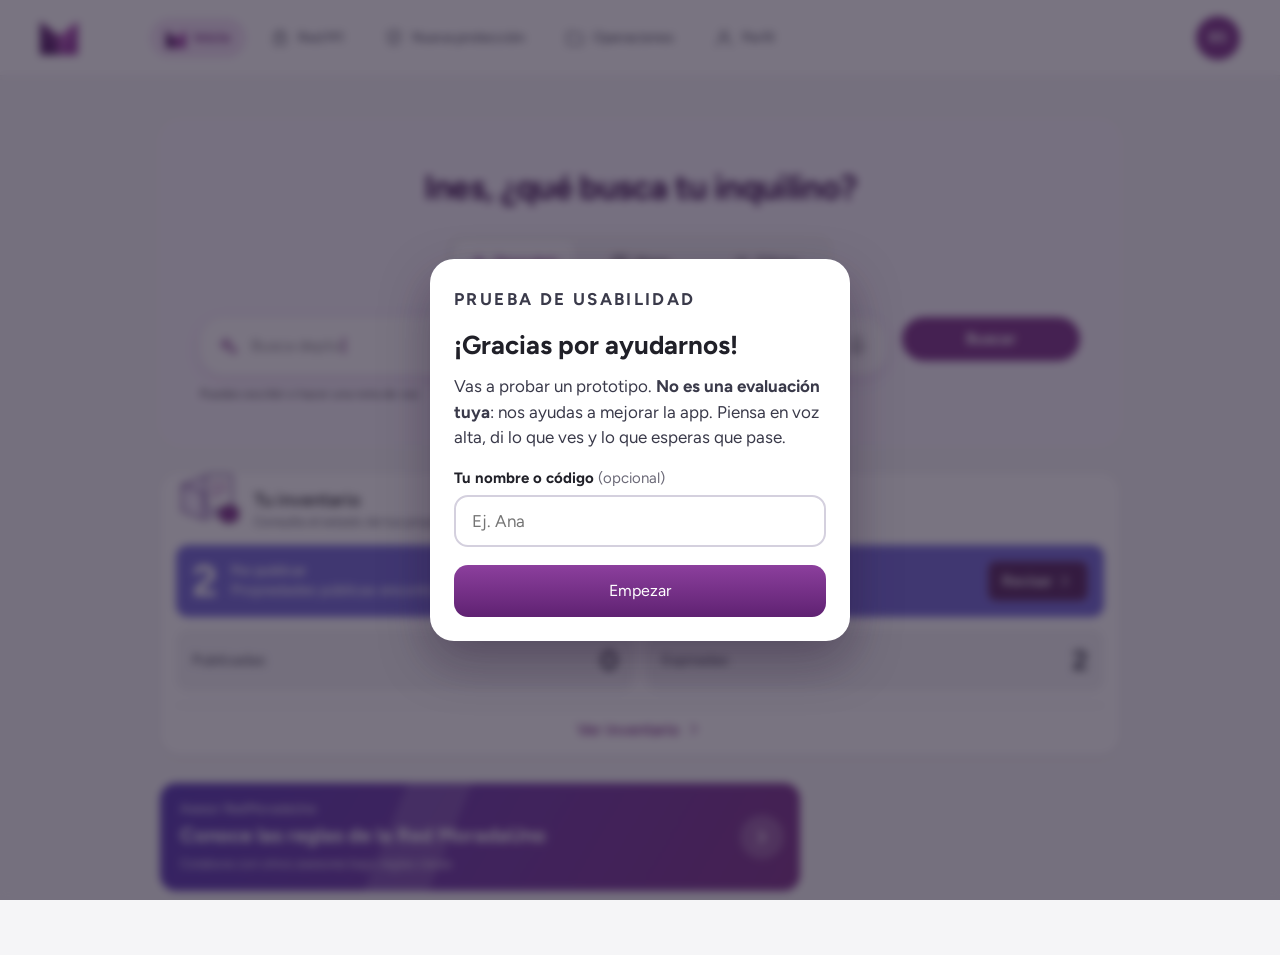
<file: index.html>
<!doctype html>
<html lang="es-MX">
<head>
<meta charset="utf-8">
<meta name="viewport" content="width=device-width, initial-scale=1, viewport-fit=cover">
<style>body{margin:0}img{max-width:100%}[hidden]{display:none!important}</style>
</head>
<body>
<script src="js/config.js?v=1"></script>
<script src="js/test-mode.js?v=5"></script>
<title>Red MoradaUno · Inicio</title>
<link rel="stylesheet" href="css/ob-base.css?v=1">
<link rel="stylesheet" href="css/tabbar.css?v=6">
<link rel="stylesheet" href="css/inicio.css?v=5">
<link rel="stylesheet" href="css/inicio-search.css?v=1">

<svg width="0" height="0" style="position:absolute" aria-hidden="true">
  <defs>
    <symbol id="i-bag" viewBox="0 0 24 24"><path d="M5 8h14l-1 12H6z"/><path d="M9 8V6.5a3 3 0 0 1 6 0V8"/><path d="M9.5 12.5c.7.9 1.5 1.3 2.5 1.3s1.8-.4 2.5-1.3"/></symbol>
    <symbol id="i-shield-check" viewBox="0 0 24 24"><path d="M12 3l7 2.5V11c0 4.5-3 8-7 10-4-2-7-5.5-7-10V5.5z"/><path d="M9 12l2 2 4-4"/></symbol>
    <symbol id="i-folder" viewBox="0 0 24 24"><path d="M3 7a2 2 0 0 1 2-2h4l2 2h8a2 2 0 0 1 2 2v9a2 2 0 0 1-2 2H5a2 2 0 0 1-2-2z"/></symbol>
    <symbol id="i-user" viewBox="0 0 24 24"><circle cx="12" cy="8" r="4"/><path d="M4 21a8 8 0 0 1 16 0"/></symbol>
    <symbol id="i-ref" viewBox="0 0 24 24"><circle cx="9" cy="7" r="3"/><path d="M3 20a6 6 0 0 1 12 0M16 4l2 2 3-3M17 14l2 2 3-3"/></symbol>
    <symbol id="i-sparkle" viewBox="0 0 24 24"><path d="M10 4l1.6 4.4L16 10l-4.4 1.6L10 16l-1.6-4.4L4 10l4.4-1.6z"/><path d="M18 14l.8 2.2L21 17l-2.2.8L18 20l-.8-2.2L15 17l2.2-.8z"/></symbol>
    <symbol id="i-map" viewBox="0 0 24 24"><path d="M3 6l6-3 6 3 6-3v15l-6 3-6-3-6 3z"/><path d="M9 3v15"/><path d="M15 6v15"/></symbol>
    <symbol id="i-filters" viewBox="0 0 24 24"><path d="M4 7h16"/><path d="M7 12h10"/><path d="M10 17h4"/></symbol>
    <symbol id="i-mic" viewBox="0 0 24 24"><rect x="9" y="3" width="6" height="11" rx="3"/><path d="M5 11a7 7 0 0 0 14 0"/><path d="M12 18v3"/></symbol>
    <symbol id="i-chevron" viewBox="0 0 24 24"><path d="M6 9l6 6 6-6"/></symbol>
  </defs>
</svg>

<!-- Encabezado de desktop -->
<header class="in-appbar d-only">
  <a class="logo" href="index.html" aria-label="MoradaUno"><svg width="38" height="38" viewBox="0 0 28 28" aria-hidden="true"><path d="M0 3 L0 28 L14 28 Z" fill="#4a0f5e"/><path d="M0 3 L14 28 L14 14 Z" fill="#671e75"/><path d="M28 3 L28 28 L14 28 Z" fill="#8e2d99"/><path d="M28 3 L14 28 L14 14 Z" fill="#b14eb5"/></svg></a>
  <nav class="topnav" aria-label="Principal">
    <a class="nav-item is-active" href="index.html" aria-current="page"><svg class="icon nav-logo" viewBox="0 0 28 28" aria-hidden="true"><path d="M0 3 L0 28 L14 28 Z" fill="#4a0f5e"/><path d="M0 3 L14 28 L14 14 Z" fill="#671e75"/><path d="M28 3 L28 28 L14 28 Z" fill="#8e2d99"/><path d="M28 3 L14 28 L14 14 Z" fill="#b14eb5"/></svg><span>Inicio</span></a>
    <a class="nav-item" href="red.html"><svg class="icon"><use href="#i-bag"/></svg><span>Red M1</span></a>
    <a class="nav-item" href="#"><svg class="icon"><use href="#i-shield-check"/></svg><span>Nueva protección</span></a>
    <a class="nav-item" href="#"><svg class="icon"><use href="#i-folder"/></svg><span>Operaciones</span></a>
    <a class="nav-item" href="#"><svg class="icon"><use href="#i-user"/></svg><span>Perfil</span></a>
  </nav>
  <button class="in-avatar" type="button" aria-label="Perfil">BS</button>
</header>

<header class="in-mhead m-only"><span class="wm" role="img" aria-label="RedMoradaUno"><svg class="wm-d" viewBox="0 0 24 24" aria-hidden="true"><circle cx="4" cy="4" r="2.1"/><circle cx="12" cy="4" r="2.1"/><circle cx="20" cy="4" r="2.1"/><circle cx="4" cy="12" r="2.1"/><circle cx="12" cy="12" r="2.1"/><circle cx="20" cy="12" r="2.1"/><circle cx="4" cy="20" r="2.1"/><circle cx="12" cy="20" r="2.1"/><circle cx="20" cy="20" r="2.1"/></svg><span>Red</span><b>Morada</b><span>Uno</span></span><em class="beta">Beta</em></header>

<main class="in">
  <section class="in-sec sb" aria-labelledby="sb-title">
    <h1 id="sb-title">Ines, ¿qué busca tu inquilino?</h1>
    <div class="sb-tabs" role="group" aria-label="Modo de búsqueda">
      <button class="sb-tab is-active" type="button" aria-pressed="true"><svg class="icon"><use href="#i-sparkle"/></svg><span>Descubrir</span></button>
      <a class="sb-tab" href="mapa.html"><svg class="icon"><use href="#i-map"/></svg><span>Mapa</span></a>
      <a class="sb-tab" href="red.html"><svg class="icon"><use href="#i-filters"/></svg><span>Filtros</span></a>
    </div>
    <form class="sb-form" id="sb-form" role="search" autocomplete="off">
      <div class="sb-field" id="sb-field">
        <svg class="icon sb-spark"><use href="#i-sparkle"/></svg>
        <div class="sb-body">
          <div class="sb-ghost" aria-hidden="true"><span id="sb-ghost-text"></span><span class="sb-caret"></span></div>
          <textarea id="sb-query" rows="1" aria-label="Describe lo que busca tu inquilino" aria-describedby="sb-hint"></textarea>
        </div>
        <button class="sb-mic" type="button" aria-label="Nota de voz"><svg class="icon"><use href="#i-mic"/></svg></button>
      </div>
      <p class="sb-hint" id="sb-hint">Puedes escribir o hacer una nota de voz</p>
      <button class="sb-btn" type="submit">Buscar</button>
    </form>
  </section>

  <section class="in-sec in-inv-sec" aria-labelledby="in-h-inv">
    <div class="in-card in-inv">
      <div class="inv-head">
        <svg class="inv-ill" viewBox="0 0 72 60" aria-hidden="true" fill="none" stroke="#5b2a86" stroke-width="1.6" stroke-linejoin="round"><path d="M10 18l22-8 22 8v26l-22 8-22-8z" fill="#efe6f8"/><path d="M10 18l22 8 22-8M32 26v26" /><rect x="34" y="8" width="26" height="34" rx="2" fill="#fff"/><path d="M39 17h16M39 23h16M39 29h10" stroke="#8c2f9b"/><path d="M48 42l9-4 9 4v10l-9 4-9-4z" fill="#8c2f9b" stroke="#4a1655"/><path d="M48 42l9 4 9-4M57 46v10" stroke="#4a1655"/></svg>
        <div class="inv-ttl"><h2 id="in-h-inv">Tu inventario</h2><p>Consulta el estado de tus propiedades</p></div>
      </div>
      <div class="inv-todo">
        <b id="inv-draft">2</b>
        <div><strong>Por publicar</strong><span>Propiedades públicas encontradas</span></div>
        <a class="inv-pub" href="inventario.html#por-publicar">Revisar<svg class="icon" viewBox="0 0 24 24" aria-hidden="true"><path d="M9 18l6-6-6-6"/></svg></a>
      </div>
      <div class="inv-row">
        <a class="inv-stat is-pub" href="inventario.html#publico"><span>Publicadas</span><b id="inv-pub">0</b></a>
        <a class="inv-stat" href="inventario.html#archivadas"><span>Expiradas</span><b id="inv-exp">2</b></a>
      </div>
      <a class="inv-all" href="inventario.html">Ver inventario<svg class="icon" viewBox="0 0 24 24" aria-hidden="true"><path d="M9 18l6-6-6-6"/></svg></a>
    </div>
  </section>

  <section class="in-sec in-ban-sec" aria-label="Reglas de la Red MoradaUno">
    <a class="in-banner" href="#" aria-label="Conoce las reglas de la Red MoradaUno">
      <span class="ban-txt"><small>Asesor RedMoradaUno</small><b>Conoce las reglas de la Red MoradaUno</b><span>Colabora con otros asesores bajo reglas claras</span></span>
      <span class="ban-go" aria-hidden="true"><svg class="icon" viewBox="0 0 24 24"><path d="M9 18l6-6-6-6"/></svg></span>
    </a>
  </section>
</main>

<!-- Entrada a Red MoradaUno (matchmaking): modal sobre el home -->
<div class="in-overlay" id="in-overlay" hidden></div>
<section class="in-modal" id="in-modal" role="dialog" aria-modal="true" aria-labelledby="in-modal-title" hidden>
  <button class="btn-close in-modal-close" id="in-close" type="button" aria-label="Cerrar"><img src="assets/ob/x-close.svg" alt="" width="20" height="20"></button>
  <img class="in-modal-ill" src="assets/ob/welcome-illustration-full.svg" alt="" width="150" height="150">
  <h2 id="in-modal-title">Ya tienes acceso anticipado a <span class="wm" role="img" aria-label="RedMoradaUno"><svg class="wm-d" viewBox="0 0 24 24" aria-hidden="true"><circle cx="4" cy="4" r="2.1"/><circle cx="12" cy="4" r="2.1"/><circle cx="20" cy="4" r="2.1"/><circle cx="4" cy="12" r="2.1"/><circle cx="12" cy="12" r="2.1"/><circle cx="20" cy="12" r="2.1"/><circle cx="4" cy="20" r="2.1"/><circle cx="12" cy="20" r="2.1"/><circle cx="20" cy="20" r="2.1"/></svg><span>Red</span><b>Morada</b><span>Uno</span></span> <em class="beta">Beta</em></h2>
  <p>S&eacute; de los primeros asesores en compartir propiedades en una red privada de asesores verificados con reglas claras desde el inicio</p>
  <a class="btn btn--primary" id="in-join" href="onboarding.html">Comenzar</a>
</section>

<div class="states" id="states">
  <button class="states-btn" id="states-btn" type="button" aria-haspopup="true" aria-expanded="false">Estados <svg class="icon" viewBox="0 0 24 24"><path d="M6 9l6 6 6-6"/></svg></button>
  <ul class="states-menu" id="states-menu" hidden></ul>
</div>

<script>document.body.dataset.tab="inicio"</script>
<script src="js/tabbar.js?v=3"></script>
<script src="js/inicio-inv.js?v=1"></script>
<script src="js/inicio.js?v=4"></script>
<script src="js/inicio-search.js?v=2"></script>

</body>
</html>
</file>
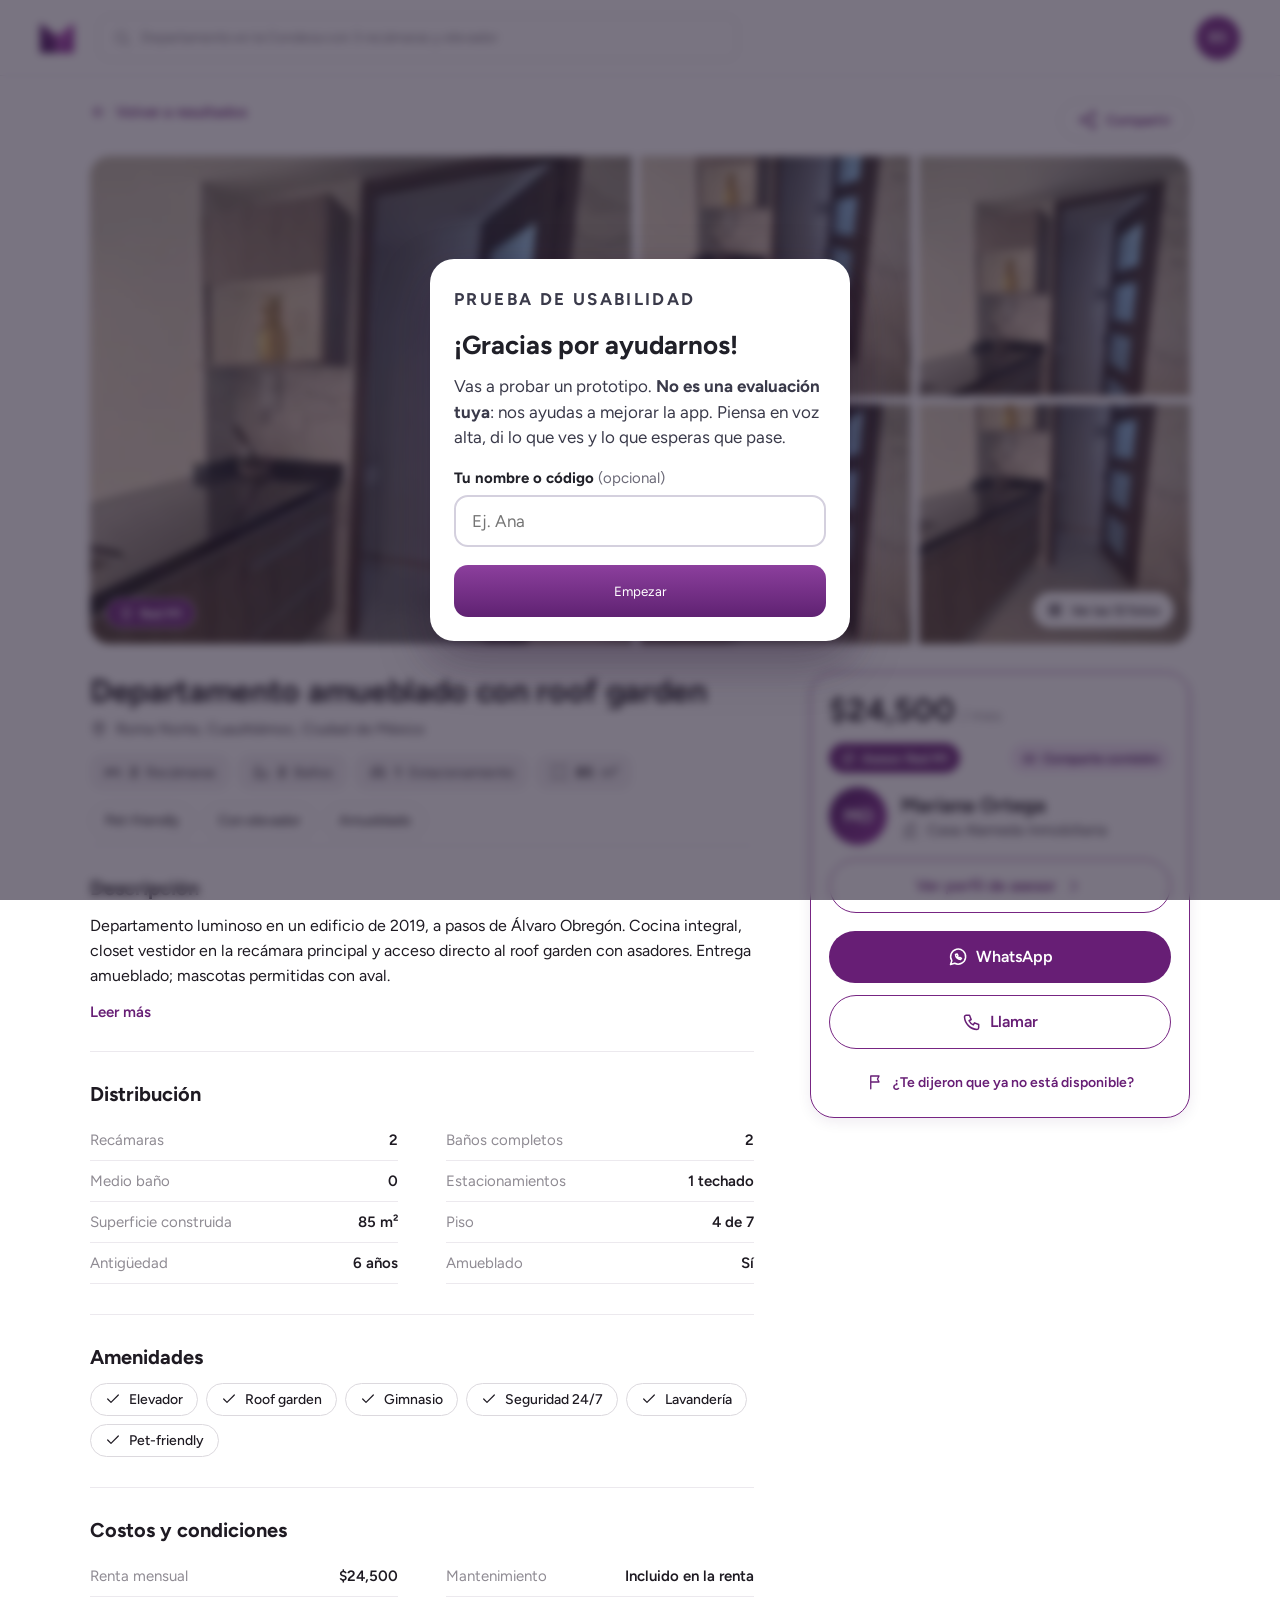
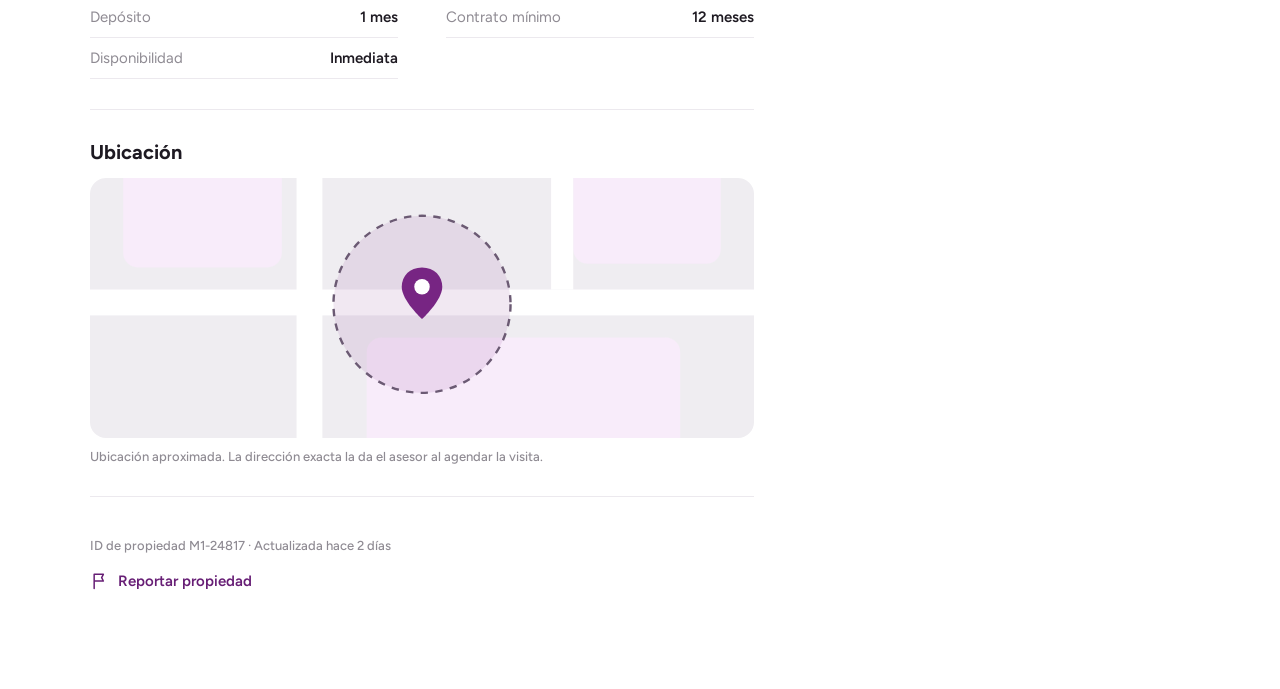
<file: ficha.html>
<!doctype html>
<html lang="es-MX">
<head>
<meta charset="utf-8">
<meta name="viewport" content="width=device-width, initial-scale=1, viewport-fit=cover">
<title>Red MoradaUno · Ficha del inmueble</title>
<link rel="stylesheet" href="css/tabbar.css?v=6">
<link rel="stylesheet" href="css/ficha.css?v=30">
<script src="js/config.js?v=1"></script>
<script src="js/test-mode.js?v=5"></script>
</head>
<body data-tab="red">
<svg width="0" height="0" style="position:absolute" aria-hidden="true">
  <defs>
    <symbol id="i-arrow-left" viewBox="0 0 24 24"><path d="M19 12H5M12 19l-7-7 7-7"/></symbol>
    <symbol id="i-chev-left" viewBox="0 0 24 24"><path d="M15 18l-6-6 6-6"/></symbol>
    <symbol id="i-chev-right" viewBox="0 0 24 24"><path d="M9 18l6-6-6-6"/></symbol>
    <symbol id="i-share" viewBox="0 0 24 24"><circle cx="18" cy="5" r="3"/><circle cx="6" cy="12" r="3"/><circle cx="18" cy="19" r="3"/><path d="M8.6 13.5l6.8 4M15.4 6.5l-6.8 4"/></symbol>
    <symbol id="i-bed" viewBox="0 0 24 24"><path d="M3 18V8M3 14h18v4M21 14v-2a3 3 0 0 0-3-3h-7v5"/><circle cx="7" cy="11" r="1.5"/></symbol>
    <symbol id="i-bath" viewBox="0 0 24 24"><path d="M4 12h16v3a4 4 0 0 1-4 4H8a4 4 0 0 1-4-4zM6 12V6a2 2 0 0 1 4 0M7 19l-1 2M17 19l1 2"/></symbol>
    <symbol id="i-car" viewBox="0 0 24 24"><path d="M4 12l1.8-5a2 2 0 0 1 1.9-1.3h8.6a2 2 0 0 1 1.9 1.3L20 12v6a1 1 0 0 1-1 1h-1a1 1 0 0 1-1-1v-1.5H7V18a1 1 0 0 1-1 1H5a1 1 0 0 1-1-1z"/><path d="M4 12h16M7.5 14.2h.01M16.5 14.2h.01"/></symbol>
    <symbol id="i-expand" viewBox="0 0 24 24"><path d="M4 9V4h5M20 9V4h-5M4 15v5h5M20 15v5h-5"/></symbol>
    <symbol id="i-pin" viewBox="0 0 24 24"><path d="M12 21s7-6 7-11a7 7 0 0 0-14 0c0 5 7 11 7 11z"/><circle cx="12" cy="10" r="2.5"/></symbol>
    <symbol id="i-check" viewBox="0 0 24 24"><path d="M20 6L9 17l-5-5"/></symbol>
    <symbol id="i-badge-check" viewBox="0 0 24 24"><path d="M12 2.5l2.3 1.7 2.8-.1 1.1 2.6 2.4 1.5-.8 2.7.8 2.7-2.4 1.5-1.1 2.6-2.8-.1L12 21.5l-2.3-1.7-2.8.1-1.1-2.6-2.4-1.5.8-2.7-.8-2.7 2.4-1.5 1.1-2.6 2.8.1z"/><path d="M8.5 12l2.5 2.5 4.5-5"/></symbol>
    <symbol id="i-check-circle" viewBox="0 0 24 24"><circle cx="12" cy="12" r="9"/><path d="M8 12.5l3 3 5-6"/></symbol>
    <symbol id="i-shield" viewBox="0 0 24 24"><path d="M12 3l7 2.5V11c0 4.5-3 8-7 10-4-2-7-5.5-7-10V5.5z"/></symbol>
    <symbol id="i-shield-check" viewBox="0 0 24 24"><path d="M12 3l7 2.5V11c0 4.5-3 8-7 10-4-2-7-5.5-7-10V5.5z"/><path d="M9 12l2 2 4-4"/></symbol>
    <symbol id="i-handshake" viewBox="0 0 24 24"><path d="M2 11l4-4 4 1 3-2 4 2 5 0v6l-5 4-3-1-2 1-3-1-3 1-4-3z"/><path d="M8 12l3 3M11 10l4 4"/></symbol>
    <symbol id="i-building" viewBox="0 0 24 24"><path d="M3 21h18"/><path d="M5 21V9l6-4v16"/><path d="M11 21V3h8v18"/><path d="M14.5 7h1M14.5 11h1M14.5 15h1M7.5 12h.01M7.5 16h.01"/></symbol>
    <symbol id="i-phone" viewBox="0 0 24 24"><path d="M5 4h4l2 5-2.5 1.5a11 11 0 0 0 5 5L15 13l5 2v4a2 2 0 0 1-2 2A16 16 0 0 1 3 6a2 2 0 0 1 2-2z"/></symbol>
    <symbol id="i-whatsapp" viewBox="0 0 24 24"><path d="M3 21l1.6-4.6A9 9 0 1 1 8 19.5z"/><path d="M9 9c0 3.3 2.7 6 6 6l1.2-1.4-2-1-1 .6a4 4 0 0 1-1.9-1.9l.6-1-1-2z"/></symbol>
    <symbol id="i-calendar" viewBox="0 0 24 24"><rect x="3" y="5" width="18" height="16" rx="2"/><path d="M3 10h18M8 3v4M16 3v4"/></symbol>
    <symbol id="i-award" viewBox="0 0 24 24"><circle cx="12" cy="9" r="5"/><path d="M9 13.5L8 21l4-2 4 2-1-7.5"/></symbol>
    <symbol id="i-alert-circle" viewBox="0 0 24 24"><circle cx="12" cy="12" r="9"/><path d="M12 8v5M12 16.5h.01"/></symbol>
    <symbol id="i-alert" viewBox="0 0 24 24"><path d="M10.3 3.9L1.8 18a2 2 0 0 0 1.7 3h17a2 2 0 0 0 1.7-3L13.7 3.9a2 2 0 0 0-3.4 0z"/><path d="M12 9v4M12 17h.01"/></symbol>
    <symbol id="i-external" viewBox="0 0 24 24"><path d="M14 4h6v6M20 4l-9 9M18 14v5a1 1 0 0 1-1 1H5a1 1 0 0 1-1-1V7a1 1 0 0 1 1-1h5"/></symbol>
    <symbol id="i-headset" viewBox="0 0 24 24"><path d="M4 14v-2a8 8 0 0 1 16 0v2"/><rect x="3" y="14" width="4" height="6" rx="2"/><rect x="17" y="14" width="4" height="6" rx="2"/><path d="M19 20c0 1.5-2 2-5 2"/></symbol>
    <symbol id="i-chat" viewBox="0 0 24 24"><path d="M21 12a8 8 0 0 1-11.7 7.1L4 20l1-4.3A8 8 0 1 1 21 12z"/></symbol>
    <symbol id="i-x" viewBox="0 0 24 24"><path d="M18 6L6 18M6 6l12 12"/></symbol>
    <symbol id="i-grid" viewBox="0 0 24 24"><rect x="4" y="4" width="7" height="7" rx="1"/><rect x="13" y="4" width="7" height="7" rx="1"/><rect x="4" y="13" width="7" height="7" rx="1"/><rect x="13" y="13" width="7" height="7" rx="1"/></symbol>
    <symbol id="i-flag" viewBox="0 0 24 24"><path d="M5 21V4M5 4h11l-2 4 2 4H5"/></symbol>
    <symbol id="i-link" viewBox="0 0 24 24"><path d="M10 14a4 4 0 0 0 5.7 0l3-3a4 4 0 0 0-5.7-5.7l-1 1"/><path d="M14 10a4 4 0 0 0-5.7 0l-3 3a4 4 0 0 0 5.7 5.7l1-1"/></symbol>
    <symbol id="i-upload" viewBox="0 0 24 24"><path d="M12 15V3M7 8l5-5 5 5"/><path d="M5 12v7a2 2 0 0 0 2 2h10a2 2 0 0 0 2-2v-7"/></symbol>
    <symbol id="i-copy" viewBox="0 0 24 24"><rect x="9" y="9" width="11" height="11" rx="2"/><path d="M5 15V6a2 2 0 0 1 2-2h9"/></symbol>
    <symbol id="i-printer" viewBox="0 0 24 24"><path d="M7 9V3h10v6M7 17H5a2 2 0 0 1-2-2v-4a2 2 0 0 1 2-2h14a2 2 0 0 1 2 2v4a2 2 0 0 1-2 2h-2"/><rect x="7" y="14" width="10" height="7" rx="1"/></symbol>
    <symbol id="i-mail" viewBox="0 0 24 24"><rect x="3" y="5" width="18" height="14" rx="2"/><path d="M3 7l9 6 9-6"/></symbol>
    <symbol id="i-send" viewBox="0 0 24 24"><path d="M21 3L10 14M21 3l-7 18-4-7-7-4z"/></symbol>
    <symbol id="i-msg" viewBox="0 0 24 24"><path d="M21 12a8 8 0 0 1-11.7 7.1L4 20l1-4.3A8 8 0 1 1 21 12z"/></symbol>
    <symbol id="i-search" viewBox="0 0 24 24"><circle cx="11" cy="11" r="7"/><path d="M21 21l-4.3-4.3"/></symbol>
    <symbol id="i-chevron" viewBox="0 0 24 24"><path d="M6 9l6 6 6-6"/></symbol>
  </defs>
</svg>

<div id="page" class="page"></div>
<div id="layer" class="layer" hidden></div>
<div class="toast" id="toast" role="status" hidden></div>

<div class="states" id="states">
  <button class="states-btn" id="states-btn" type="button" aria-haspopup="true" aria-expanded="false">Estados <svg class="icon"><use href="#i-chevron"/></svg></button>
  <ul class="states-menu" id="states-menu" hidden></ul>
</div>

<script src="js/tabbar.js?v=3"></script>
<script src="js/ficha.js?v=12"></script>
</body>
</html>
</file>
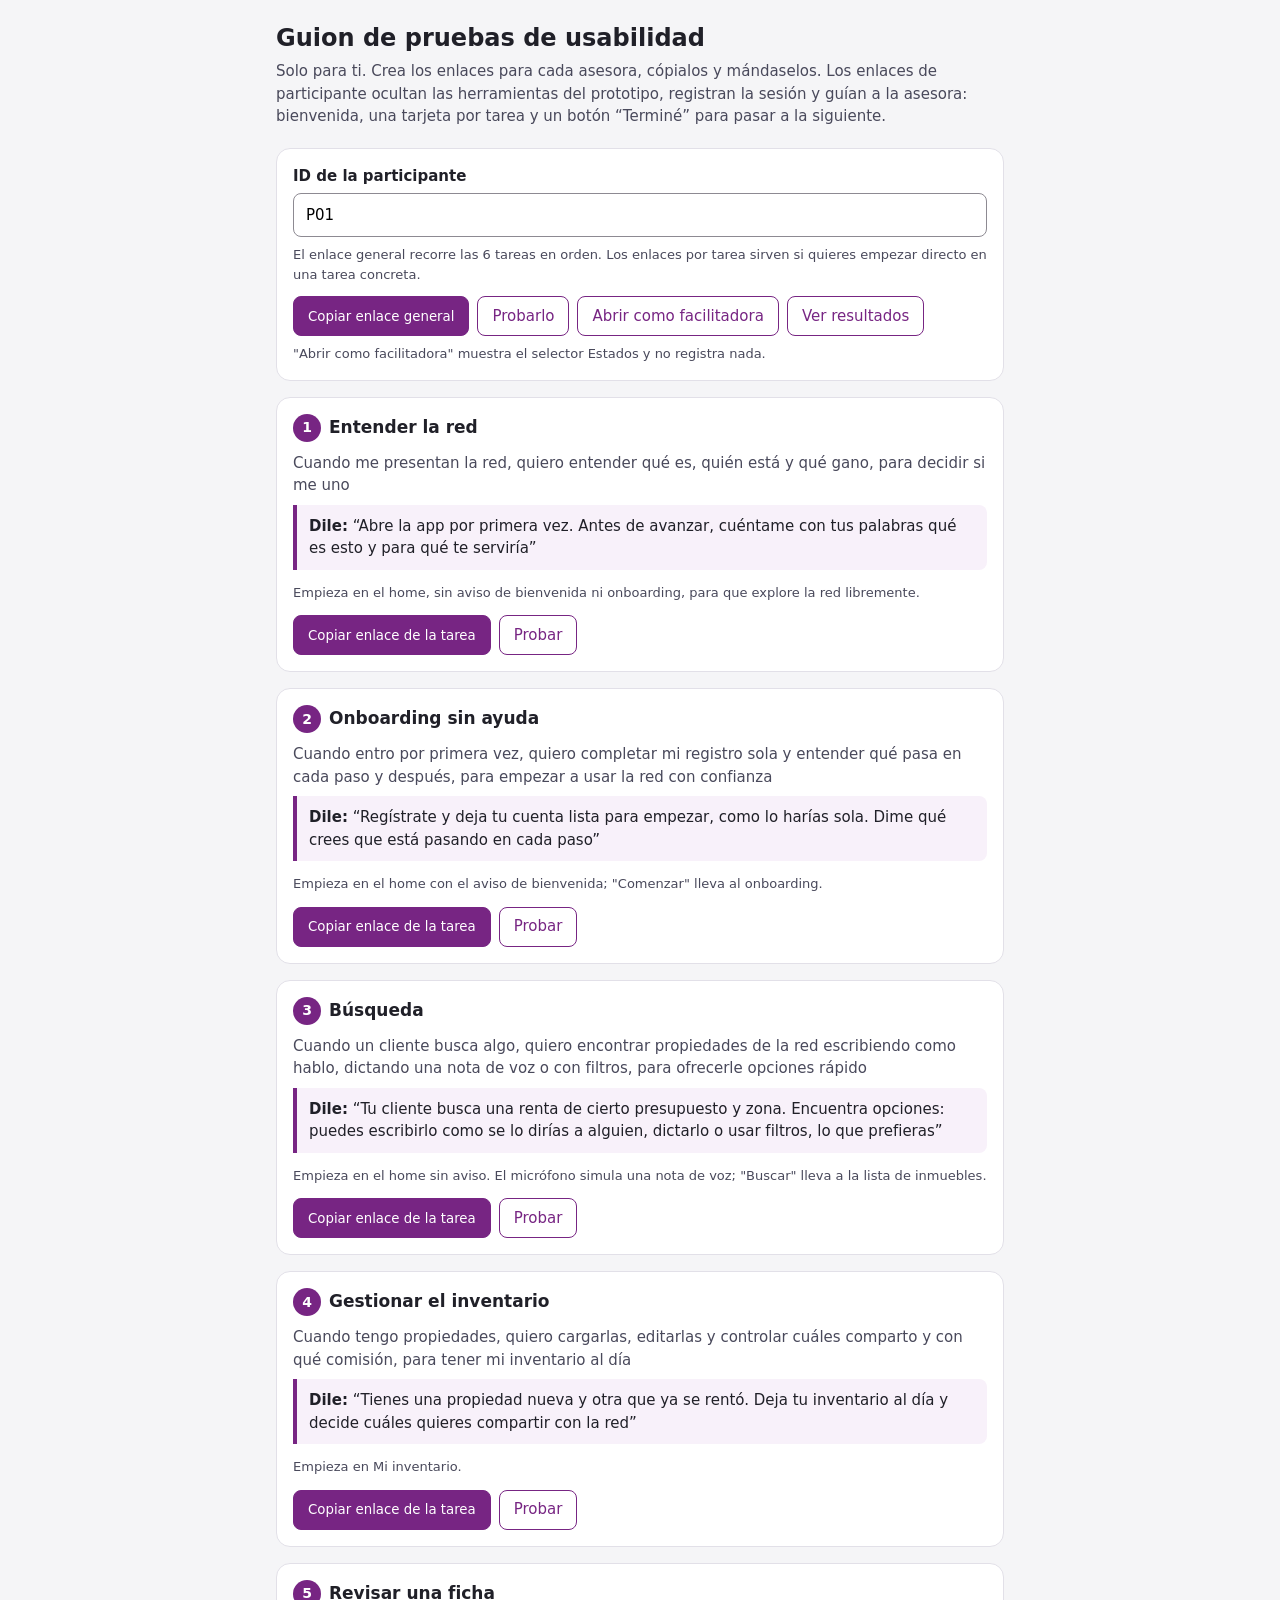
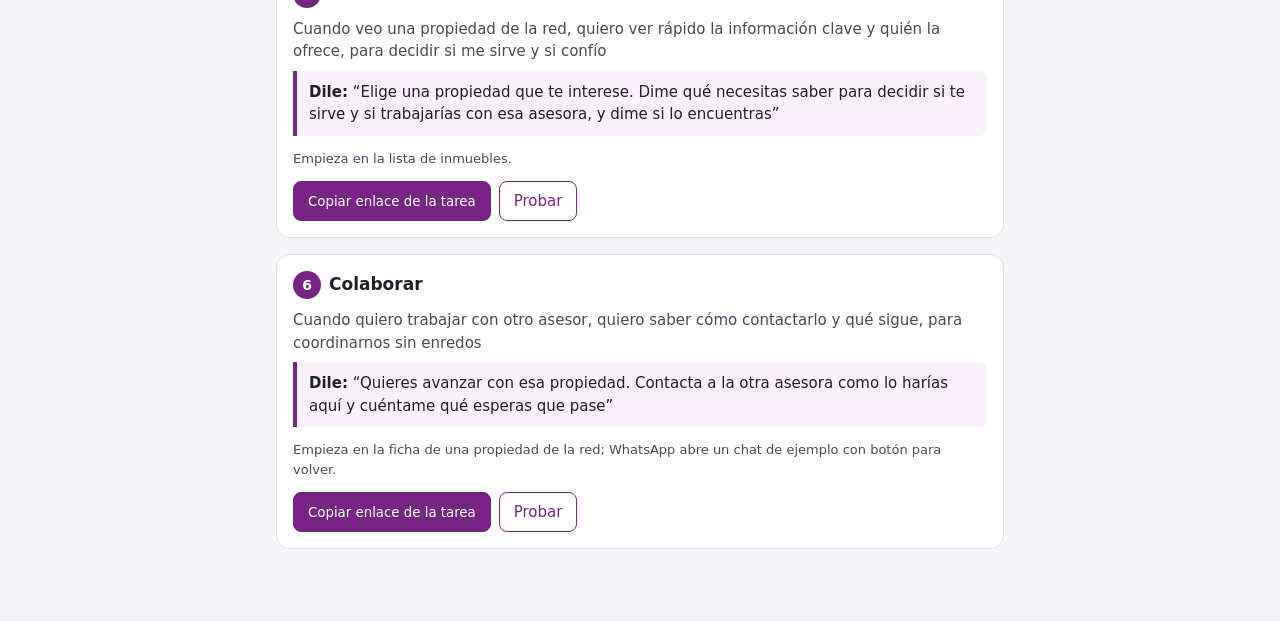
<file: guion.html>
<!doctype html>
<html lang="es-MX">
<head>
<meta charset="utf-8">
<meta name="viewport" content="width=device-width, initial-scale=1, viewport-fit=cover">
<title>Red MoradaUno · Guion de pruebas</title>
<style>
:root{--p:#772583;--p9:#4a1655;--bg:#f5f5f7;--t:#202028;--m:#49495b;--l:#e2e0e8}
*{box-sizing:border-box}
body{margin:0;background:var(--bg);color:var(--t);font:15px/1.5 "Figtree",system-ui,-apple-system,"Segoe UI",sans-serif}
.w{max-width:760px;margin:0 auto;padding:20px 16px 56px}
h1{margin:0 0 4px;font-size:24px}h2{margin:0;font-size:17px}
.sub{margin:0 0 20px;color:var(--m)}
.box{margin:0 0 16px;padding:16px;background:#fff;border:1px solid var(--l);border-radius:14px}
label{display:block;margin-bottom:6px;font-weight:600}
input[type=text]{width:100%;height:44px;padding:0 12px;border:1px solid #8d8a92;border-radius:8px;font:inherit}
.hint{margin:8px 0 0;color:var(--m);font-size:13px}
.n{display:inline-grid;place-items:center;width:28px;height:28px;margin-right:8px;border-radius:50%;background:var(--p);color:#fff;font-weight:700;font-size:14px}
.jtbd{margin:10px 0 8px;color:var(--m)}
.say{margin:8px 0 12px;padding:10px 12px;border-left:4px solid var(--p);background:#f8f1fa;border-radius:0 8px 8px 0}
.row{display:flex;flex-wrap:wrap;gap:8px}
.btn{display:inline-flex;align-items:center;justify-content:center;height:40px;padding:0 14px;border:1px solid var(--p);border-radius:8px;background:#fff;color:var(--p);font:600 14px inherit;font-family:inherit;text-decoration:none;cursor:pointer}
.btn.pri{background:var(--p);color:#fff}
.start{color:var(--m);font-size:13px}
code{padding:1px 6px;border-radius:4px;background:#efecf3;font-size:13px;word-break:break-all}
</style>
</head>
<body>
<div class="w">
  <h1>Guion de pruebas de usabilidad</h1>
  <p class="sub">Solo para ti. Crea los enlaces para cada asesora, cópialos y mándaselos. Los enlaces de participante ocultan las herramientas del prototipo, registran la sesión y guían a la asesora: bienvenida, una tarjeta por tarea y un botón “Terminé” para pasar a la siguiente.</p>

  <div class="box">
    <label for="pid">ID de la participante</label>
    <input id="pid" type="text" placeholder="Ej. P01" autocomplete="off" value="P01" maxlength="12">
    <p class="hint">El enlace general recorre las 6 tareas en orden. Los enlaces por tarea sirven si quieres empezar directo en una tarea concreta.</p>
    <div class="row" style="margin-top:12px">
      <button class="btn pri" type="button" data-copy="home">Copiar enlace general</button>
      <a class="btn" id="open-home" target="_blank" rel="noopener" href="#">Probarlo</a>
      <a class="btn" id="open-fac" target="_blank" rel="noopener" href="#">Abrir como facilitadora</a>
      <a class="btn" href="resultados.html">Ver resultados</a>
    </div>
    <p class="hint">"Abrir como facilitadora" muestra el selector Estados y no registra nada.</p>
  </div>

  <div id="tasks"></div>
</div>
<script src="js/config.js?v=1"></script>
<script>
const TASKS = [
  { n: 1, name: 'Entender la red', jtbd: 'Cuando me presentan la red, quiero entender qué es, quién está y qué gano, para decidir si me uno', say: 'Abre la app por primera vez. Antes de avanzar, cuéntame con tus palabras qué es esto y para qué te serviría', start: 'index.html', note: 'Empieza en el home, sin aviso de bienvenida ni onboarding, para que explore la red libremente.' },
  { n: 2, name: 'Onboarding sin ayuda', jtbd: 'Cuando entro por primera vez, quiero completar mi registro sola y entender qué pasa en cada paso y después, para empezar a usar la red con confianza', say: 'Regístrate y deja tu cuenta lista para empezar, como lo harías sola. Dime qué crees que está pasando en cada paso', start: 'index.html', note: 'Empieza en el home con el aviso de bienvenida; "Comenzar" lleva al onboarding.' },
  { n: 3, name: 'Búsqueda', jtbd: 'Cuando un cliente busca algo, quiero encontrar propiedades de la red escribiendo como hablo, dictando una nota de voz o con filtros, para ofrecerle opciones rápido', say: 'Tu cliente busca una renta de cierto presupuesto y zona. Encuentra opciones: puedes escribirlo como se lo dirías a alguien, dictarlo o usar filtros, lo que prefieras', start: 'index.html', note: 'Empieza en el home sin aviso. El micrófono simula una nota de voz; "Buscar" lleva a la lista de inmuebles.' },
  { n: 4, name: 'Gestionar el inventario', jtbd: 'Cuando tengo propiedades, quiero cargarlas, editarlas y controlar cuáles comparto y con qué comisión, para tener mi inventario al día', say: 'Tienes una propiedad nueva y otra que ya se rentó. Deja tu inventario al día y decide cuáles quieres compartir con la red', start: 'inventario.html', note: 'Empieza en Mi inventario.' },
  { n: 5, name: 'Revisar una ficha', jtbd: 'Cuando veo una propiedad de la red, quiero ver rápido la información clave y quién la ofrece, para decidir si me sirve y si confío', say: 'Elige una propiedad que te interese. Dime qué necesitas saber para decidir si te sirve y si trabajarías con esa asesora, y dime si lo encuentras', start: 'mapa.html#lista', note: 'Empieza en la lista de inmuebles.' },
  { n: 6, name: 'Colaborar', jtbd: 'Cuando quiero trabajar con otro asesor, quiero saber cómo contactarlo y qué sigue, para coordinarnos sin enredos', say: 'Quieres avanzar con esa propiedad. Contacta a la otra asesora como lo harías aquí y cuéntame qué esperas que pase', start: 'ficha.html#red-m1', note: 'Empieza en la ficha de una propiedad de la red; WhatsApp abre un chat de ejemplo con botón para volver.' }
];
const $ = (id) => document.getElementById(id);
const base = () => location.href.replace(/[^/]*(\?.*)?(#.*)?$/, '');
const pidv = () => encodeURIComponent(($('pid').value || 'P01').trim());
const link = (start, t) => { const [f, h] = start.split('#'); return base() + f + '?p=' + pidv() + (t ? '&t=' + t : '') + (h ? '#' + h : ''); };
const esc = (s) => s.replace(/[&<>"]/g, (c) => ({ '&': '&amp;', '<': '&lt;', '>': '&gt;', '"': '&quot;' }[c]));
$('tasks').innerHTML = TASKS.map((t) => `<section class="box"><h2><span class="n">${t.n}</span>${esc(t.name)}</h2>
  <p class="jtbd">${esc(t.jtbd)}</p><p class="say"><b>Dile:</b> “${esc(t.say)}”</p>
  <p class="start">${esc(t.note)}</p>
  <div class="row"><button class="btn pri" type="button" data-copy="${t.n}">Copiar enlace de la tarea</button><a class="btn" data-open="${t.n}" target="_blank" rel="noopener" href="#">Probar</a></div></section>`).join('');
const refresh = () => {
  $('open-home').href = base() + 'index.html?p=' + pidv();
  $('open-fac').href = base() + 'index.html?fac=1';
  TASKS.forEach((t) => { document.querySelector('[data-open="' + t.n + '"]').href = link(t.start, t.n); });
};
$('pid').addEventListener('input', refresh); refresh();
document.addEventListener('click', (e) => {
  const b = e.target.closest('[data-copy]'); if (!b) return;
  const k = b.dataset.copy, url = k === 'home' ? base() + 'index.html?p=' + pidv() : link(TASKS[+k - 1].start, k);
  const done = () => { const o = b.textContent; b.textContent = 'Copiado'; setTimeout(() => { b.textContent = o; }, 1500); };
  if (navigator.clipboard) navigator.clipboard.writeText(url).then(done, () => prompt('Copia este enlace', url)); else prompt('Copia este enlace', url);
});
</script>
</body>
</html>
</file>
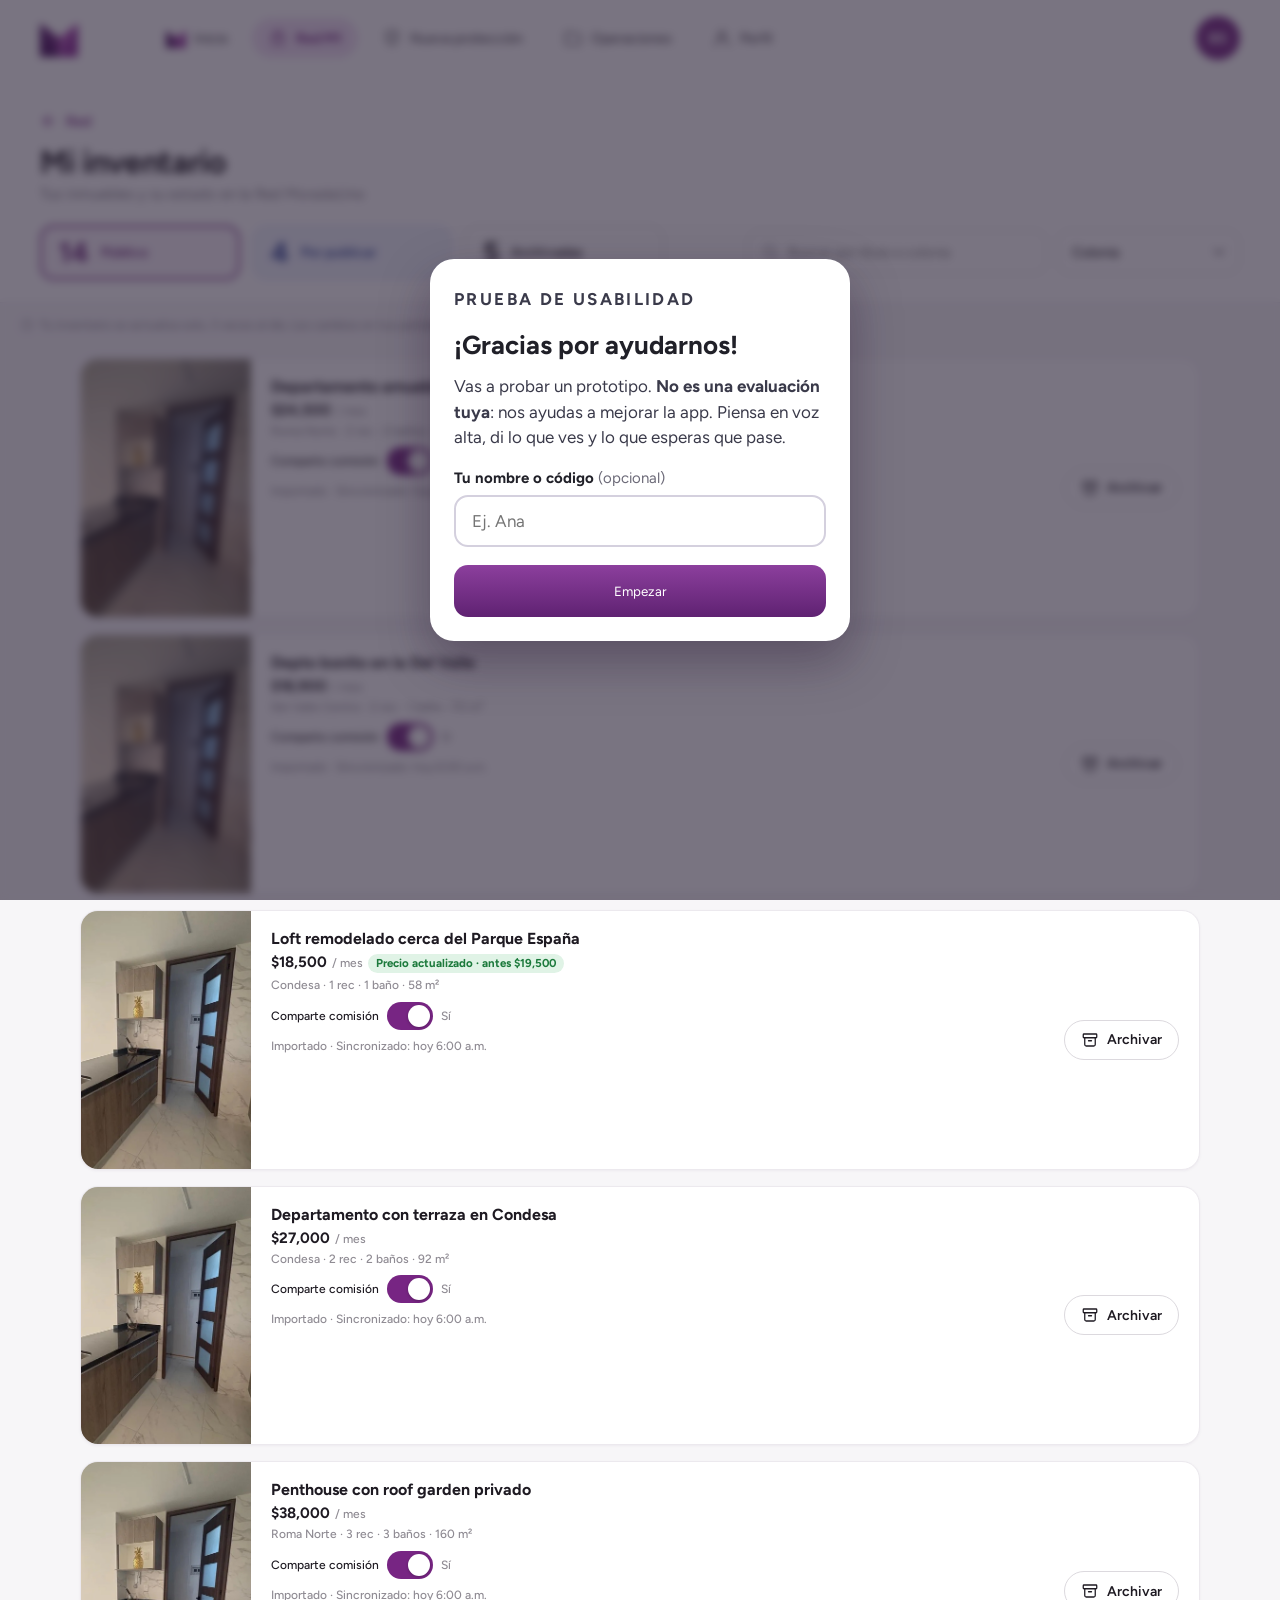
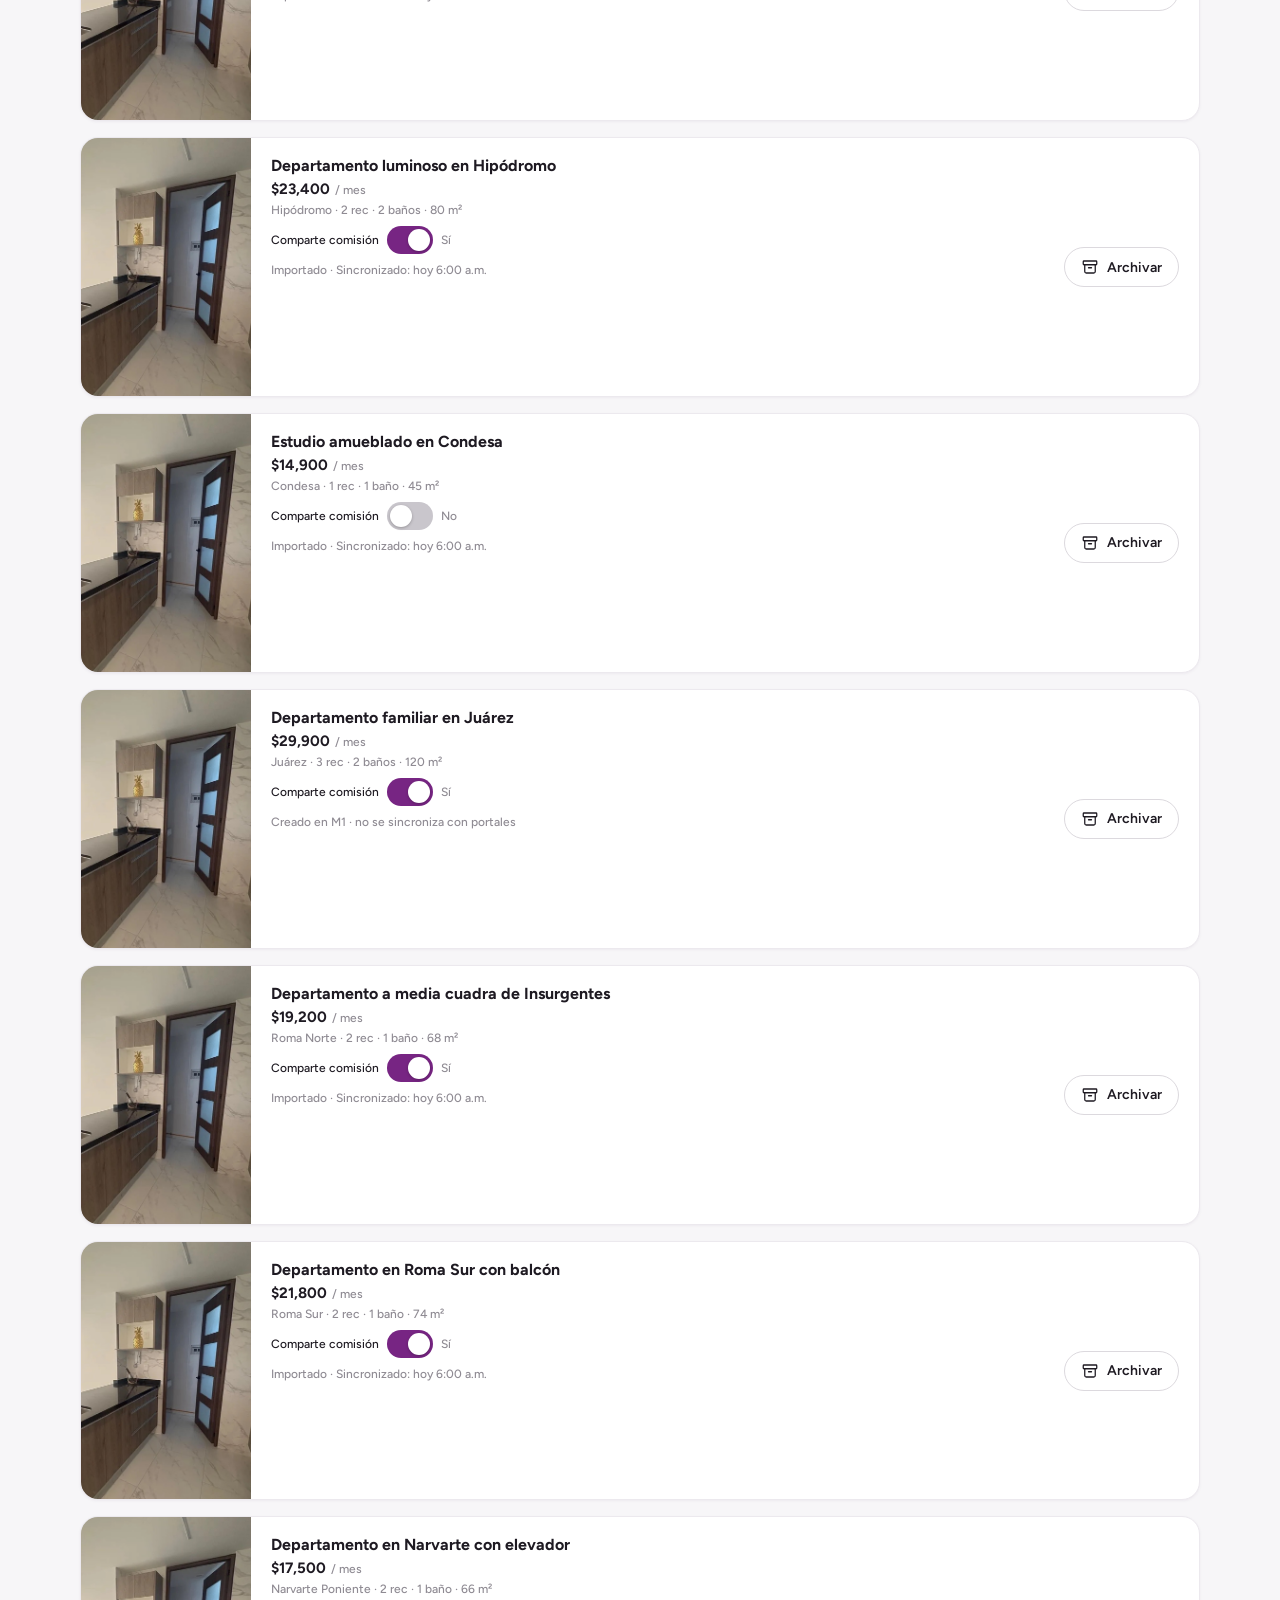
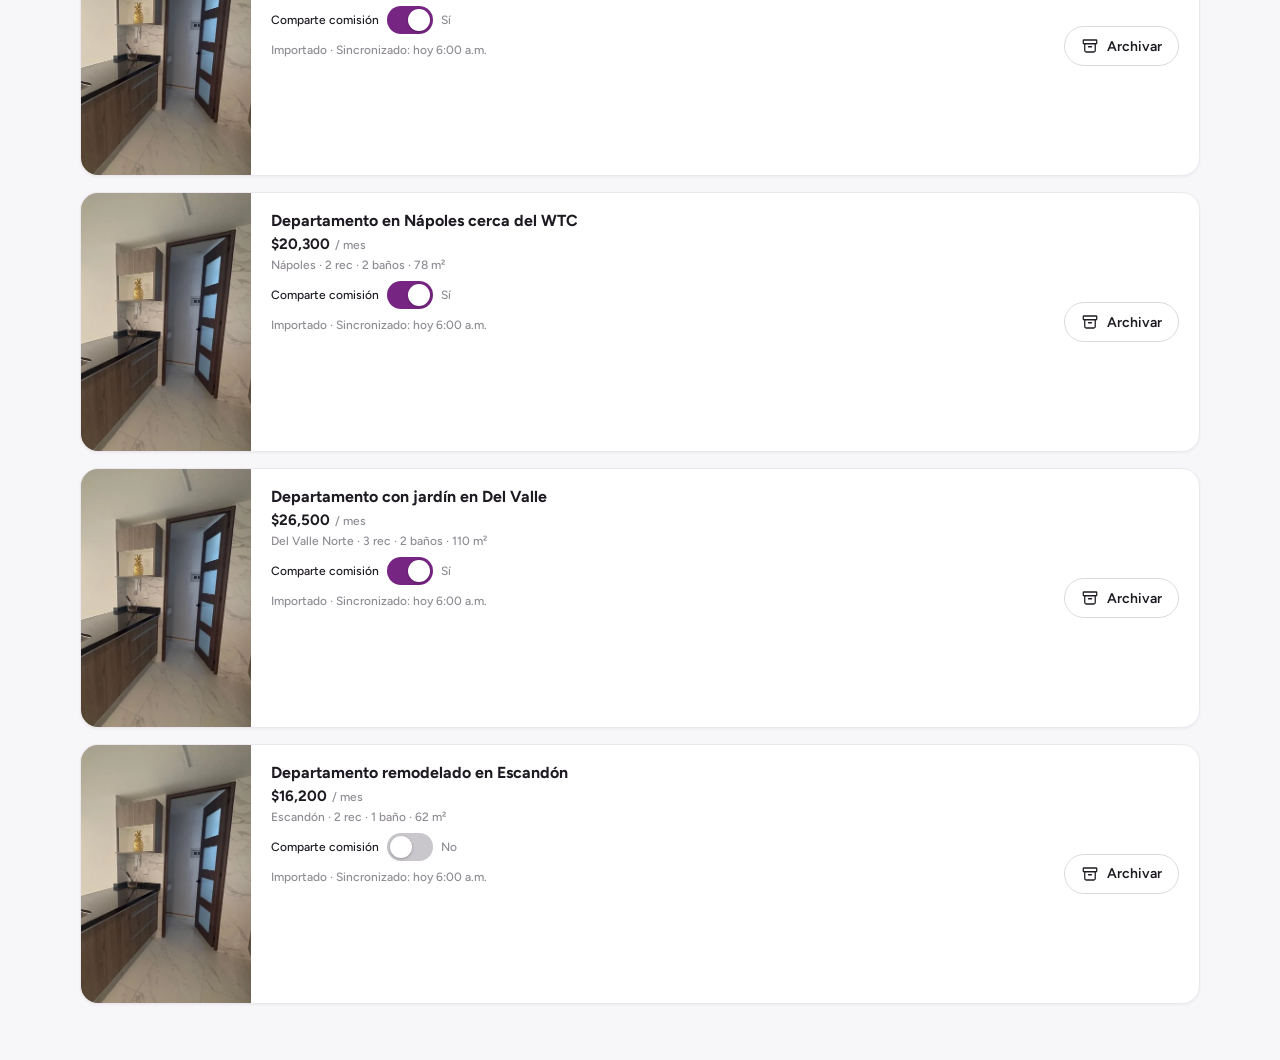
<file: inventario.html>
<!doctype html>
<html lang="es-MX">
<head>
<meta charset="utf-8">
<meta name="viewport" content="width=device-width, initial-scale=1, viewport-fit=cover">
<title>Red MoradaUno · Mi inventario</title>
<link rel="stylesheet" href="css/styles.css?v=11">
<link rel="stylesheet" href="css/tabbar.css?v=6">
<link rel="stylesheet" href="css/inventario.css?v=34">
<script src="js/config.js?v=1"></script>
<script src="js/test-mode.js?v=5"></script>
</head>
<body data-tab="red">
<svg width="0" height="0" style="position:absolute" aria-hidden="true">
  <defs>
    <symbol id="i-bag" viewBox="0 0 24 24"><path d="M5 8h14l-1 12H6z"/><path d="M9 8V6.5a3 3 0 0 1 6 0V8"/><path d="M9.5 12.5c.7.9 1.5 1.3 2.5 1.3s1.8-.4 2.5-1.3"/></symbol>
    <symbol id="i-shield-check" viewBox="0 0 24 24"><path d="M12 3l7 2.5V11c0 4.5-3 8-7 10-4-2-7-5.5-7-10V5.5z"/><path d="M9 12l2 2 4-4"/></symbol>
    <symbol id="i-folder" viewBox="0 0 24 24"><path d="M3 7a2 2 0 0 1 2-2h4l2 2h8a2 2 0 0 1 2 2v9a2 2 0 0 1-2 2H5a2 2 0 0 1-2-2z"/></symbol>
    <symbol id="i-user" viewBox="0 0 24 24"><circle cx="12" cy="8" r="4"/><path d="M4 21a8 8 0 0 1 16 0"/></symbol>
  </defs>
</svg>

<div class="page inv-page">
  <!-- Encabezado (solo desktop) -->
  <header class="header inv-header">
    <a class="logo" href="red.html" aria-label="MoradaUno">
      <svg width="28" height="28" viewBox="0 0 28 28" role="img" aria-hidden="true">
        <path d="M0 3 L0 28 L14 28 Z" fill="#4a0f5e"/><path d="M0 3 L14 28 L14 14 Z" fill="#671e75"/>
        <path d="M28 3 L28 28 L14 28 Z" fill="#8e2d99"/><path d="M28 3 L14 28 L14 14 Z" fill="#b14eb5"/>
      </svg>
    </a>
    <nav class="topnav" aria-label="Principal">
      <a class="nav-item" href="index.html"><svg class="icon nav-logo" viewBox="0 0 28 28" aria-hidden="true"><path d="M0 3 L0 28 L14 28 Z" fill="#4a0f5e"/><path d="M0 3 L14 28 L14 14 Z" fill="#671e75"/><path d="M28 3 L28 28 L14 28 Z" fill="#8e2d99"/><path d="M28 3 L14 28 L14 14 Z" fill="#b14eb5"/></svg><span>Inicio</span></a>
      <a class="nav-item is-active" href="red.html" aria-current="page"><svg class="icon"><use href="#i-bag"/></svg><span>Red M1</span></a>
      <a class="nav-item" href="#"><svg class="icon"><use href="#i-shield-check"/></svg><span>Nueva protección</span></a>
      <a class="nav-item" href="#"><svg class="icon"><use href="#i-folder"/></svg><span>Operaciones</span></a>
      <a class="nav-item" href="#"><svg class="icon"><use href="#i-user"/></svg><span>Perfil</span></a>
    </nav>
    <button class="avatar" type="button" aria-label="Perfil">BS</button>
  </header>

  <main class="inv">
    <section class="inv-head">
      <a class="inv-back" href="red.html"><svg class="icon" viewBox="0 0 24 24"><path d="M19 12H5M12 19l-7-7 7-7"/></svg>Red</a>
      <h1>Mi inventario</h1>
      <p class="inv-sub">Tus inmuebles y su estado en la Red MoradaUno</p>
      <div class="inv-bar">
        <div class="inv-stats" role="tablist" aria-label="Estado del inventario" id="inv-stats"></div>
        <div class="inv-filters">
          <label class="inv-search"><svg class="icon" viewBox="0 0 24 24" aria-hidden="true"><circle cx="11" cy="11" r="7"/><path d="M21 21l-4.3-4.3"/></svg><input id="inv-q" type="search" placeholder="Buscar por título o colonia" autocomplete="off" aria-label="Buscar por título o colonia"></label>
          <span class="inv-select"><select id="inv-zona" aria-label="Colonia"><option value="">Colonia</option></select><svg class="icon" viewBox="0 0 24 24" aria-hidden="true"><path d="M6 9l6 6 6-6"/></svg></span>
        </div>
      </div>
    </section>
    <p class="inv-note"><svg class="inv-ico" viewBox="0 0 24 24" aria-hidden="true"><circle cx="12" cy="12" r="9"/><path d="M12 7v5l3 2"/></svg><span>Tu inventario se actualiza solo, 3 veces al día. Los cambios en tus portales pueden tardar en verse aquí.</span></p>
    <section class="inv-list" id="inv-list" aria-live="polite"></section>
  </main>
</div>

<!-- Modal · ¿Por qué sale de la Bolsa? -->
<div class="reason-overlay" id="reason-overlay" hidden></div>
<section class="reason-sheet" id="reason-sheet" role="dialog" aria-modal="true" aria-labelledby="reason-title" hidden></section>

<div class="states" id="states">
  <button class="states-btn" id="states-btn" type="button" aria-haspopup="true" aria-expanded="false">Estados <svg class="icon" viewBox="0 0 24 24"><path d="M6 9l6 6 6-6"/></svg></button>
  <ul class="states-menu" id="states-menu" hidden></ul>
</div>

<div class="inv-toast" id="inv-toast" role="status" hidden></div>

<script src="js/tabbar.js?v=3"></script>
<script src="js/inventario.js?v=10"></script>
</body>
</html>
</file>
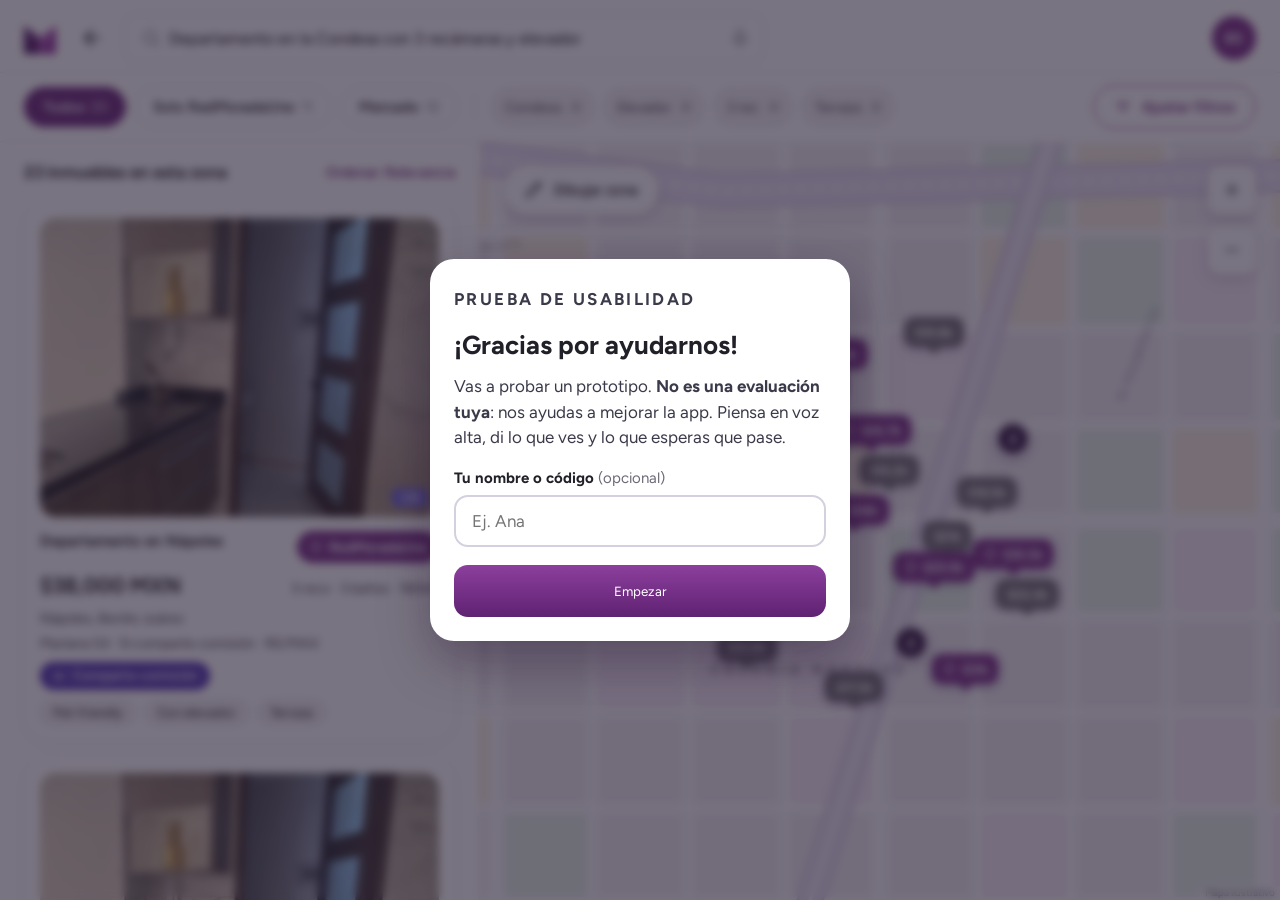
<file: mapa.html>
<!doctype html>
<html lang="es-MX">
<head>
<meta charset="utf-8">
<meta name="viewport" content="width=device-width, initial-scale=1, viewport-fit=cover">
<title>Red MoradaUno · Mapa</title>
<link rel="stylesheet" href="vendor/leaflet.css">
<link rel="stylesheet" href="css/mapa.css?v=31">
<link rel="stylesheet" href="css/drawer.css?v=10">
<link rel="stylesheet" href="css/tabbar.css?v=6">
<script src="js/config.js?v=1"></script>
<script src="js/test-mode.js?v=5"></script>
</head>
<body class="view-map map-page" data-tab="red">
<svg width="0" height="0" style="position:absolute" aria-hidden="true">
  <defs>
    <symbol id="i-arrow-left" viewBox="0 0 24 24"><path d="M19 12H5M12 19l-7-7 7-7"/></symbol>
    <symbol id="i-mic" viewBox="0 0 24 24"><rect x="9" y="3" width="6" height="11" rx="3"/><path d="M5 11a7 7 0 0 0 14 0"/><path d="M12 18v3"/></symbol>
    <symbol id="i-search" viewBox="0 0 24 24"><circle cx="11" cy="11" r="7"/><path d="M21 21l-4.3-4.3"/></symbol>
    <symbol id="i-search-minus" viewBox="0 0 24 24"><circle cx="11" cy="11" r="7"/><path d="M21 21l-4.3-4.3M8 11h6"/></symbol>
    <symbol id="i-x" viewBox="0 0 24 24"><path d="M18 6L6 18M6 6l12 12"/></symbol>
    <symbol id="i-pencil" viewBox="0 0 24 24"><path d="M16.5 3.5a2.1 2.1 0 0 1 3 3L7 19l-4 1 1-4z"/><path d="M14 6l4 4"/></symbol>
    <symbol id="i-trash" viewBox="0 0 24 24"><path d="M3 6h18M8 6V4a1 1 0 0 1 1-1h6a1 1 0 0 1 1 1v2M6 6l1 14a1 1 0 0 0 1 1h8a1 1 0 0 0 1-1l1-14"/></symbol>
    <symbol id="i-shield" viewBox="0 0 24 24"><path d="M12 3l7 2.5V11c0 4.5-3 8-7 10-4-2-7-5.5-7-10V5.5z"/></symbol>
    <symbol id="i-info" viewBox="0 0 24 24"><circle cx="12" cy="12" r="9"/><path d="M12 11v5M12 8h.01"/></symbol>
    <symbol id="i-map" viewBox="0 0 24 24"><path d="M3 6l6-3 6 3 6-3v15l-6 3-6-3-6 3z"/><path d="M9 3v15M15 6v15"/></symbol>
    <symbol id="i-handshake" viewBox="0 0 24 24"><path d="M2 11l4-4 4 1 3-2 4 2 5 0v6l-5 4-3-1-2 1-3-1-3 1-4-3z"/><path d="M8 12l3 3M11 10l4 4"/></symbol>
    <symbol id="i-pin" viewBox="0 0 24 24"><path d="M12 21s7-6 7-11a7 7 0 0 0-14 0c0 5 7 11 7 11z"/><circle cx="12" cy="10" r="2.5"/></symbol>
    <symbol id="i-plus" viewBox="0 0 24 24"><path d="M12 5v14M5 12h14"/></symbol>
    <symbol id="i-minus" viewBox="0 0 24 24"><path d="M5 12h14"/></symbol>
    <symbol id="i-wifi-off" viewBox="0 0 24 24"><path d="M12 20h.01M8.5 16.4a5 5 0 0 1 7 0M2 8.8a15 15 0 0 1 4.2-2.6M10.7 5c4 -.4 8.1.9 11.3 3.8M16.9 11.3a10 10 0 0 1 2.2 1.7M5 13a10 10 0 0 1 5.2-2.8M2 2l20 20"/></symbol>
    <symbol id="i-alert" viewBox="0 0 24 24"><path d="M10.3 3.9L1.8 18a2 2 0 0 0 1.7 3h17a2 2 0 0 0 1.7-3L13.7 3.9a2 2 0 0 0-3.4 0z"/><path d="M12 9v4M12 17h.01"/></symbol>
    <symbol id="i-filters" viewBox="0 0 24 24"><path d="M4 7h16M7 12h10M10 17h4"/></symbol>
    <symbol id="i-chevron" viewBox="0 0 24 24"><path d="M6 9l6 6 6-6"/></symbol>
    <symbol id="i-close" viewBox="0 0 24 24"><path d="M18 6L6 18M6 6l12 12"/></symbol>
    <symbol id="i-building" viewBox="0 0 24 24"><path d="M3 21h18"/><path d="M5 21V9l6-4v16"/><path d="M11 21V3h8v18"/><path d="M14.5 7h1M14.5 11h1M14.5 15h1M7.5 12h.01M7.5 16h.01"/></symbol>
    <symbol id="i-house" viewBox="0 0 24 24"><path d="M3 10.5L12 3l9 7.5V19a2 2 0 0 1-2 2h-3.5v-6h-7v6H5a2 2 0 0 1-2-2z"/></symbol>
    <symbol id="i-paw" viewBox="0 0 24 24"><circle cx="6.5" cy="10" r="1.7"/><circle cx="10" cy="6" r="1.7"/><circle cx="14" cy="6" r="1.7"/><circle cx="17.5" cy="10" r="1.7"/><path d="M12 11c-2.5 0-5 3-5 5.2 0 1.6 1.3 2.3 2.6 2.3 1 0 1.6-.4 2.4-.4s1.4.4 2.4.4c1.3 0 2.6-.7 2.6-2.3C17 14 14.5 11 12 11z"/></symbol>
    <symbol id="i-elevator" viewBox="0 0 24 24"><rect x="4" y="3" width="16" height="18" rx="2"/><path d="M9 10l3-3 3 3M9 14l3 3 3-3"/></symbol>
    <symbol id="i-balcony" viewBox="0 0 24 24"><path d="M4 20V10a8 8 0 0 1 16 0v10"/><path d="M4 14h16M8 14v6M12 14v6M16 14v6M3 20h18"/></symbol>
    <symbol id="i-gym" viewBox="0 0 24 24"><path d="M6.5 6.5v11M17.5 6.5v11M3.5 9v6M20.5 9v6M6.5 12h11"/></symbol>
    <symbol id="i-sofa" viewBox="0 0 24 24"><path d="M5 11V8a3 3 0 0 1 3-3h8a3 3 0 0 1 3 3v3"/><path d="M3 13a2 2 0 0 1 4 0v2h10v-2a2 2 0 0 1 4 0v5H3z"/><path d="M6 18v2M18 18v2"/></symbol>
    <symbol id="i-car" viewBox="0 0 24 24"><path d="M4 12l1.8-5a2 2 0 0 1 1.9-1.3h8.6a2 2 0 0 1 1.9 1.3L20 12v6a1 1 0 0 1-1 1h-1a1 1 0 0 1-1-1v-1.5H7V18a1 1 0 0 1-1 1H5a1 1 0 0 1-1-1z"/><path d="M4 12h16M7.5 14.2h.01M16.5 14.2h.01"/></symbol>
    <symbol id="i-access" viewBox="0 0 24 24"><circle cx="12" cy="4.5" r="1.6"/><path d="M6 8.5h12M12 8.5V14M12 14l-3 6M12 14l3 6"/></symbol>
  </defs>
</svg>

<div class="app" id="app">

  <!-- Barra superior -->
  <header class="topbar">
    <a class="logo" href="red.html" aria-label="MoradaUno">
      <svg width="32" height="32" viewBox="0 0 28 28" aria-hidden="true">
        <path d="M0 3 L0 28 L14 28 Z" fill="#4a0f5e"/><path d="M0 3 L14 28 L14 14 Z" fill="#671e75"/>
        <path d="M28 3 L28 28 L14 28 Z" fill="#8e2d99"/><path d="M28 3 L14 28 L14 14 Z" fill="#b14eb5"/>
      </svg>
      <span class="wm wm-top" role="img" aria-label="RedMoradaUno"><svg class="wm-d" viewBox="0 0 24 24" aria-hidden="true"><circle cx="4" cy="4" r="2.1"/><circle cx="12" cy="4" r="2.1"/><circle cx="20" cy="4" r="2.1"/><circle cx="4" cy="12" r="2.1"/><circle cx="12" cy="12" r="2.1"/><circle cx="20" cy="12" r="2.1"/><circle cx="4" cy="20" r="2.1"/><circle cx="12" cy="20" r="2.1"/><circle cx="20" cy="20" r="2.1"/></svg><span>Red</span><b>Morada</b><span>Uno</span></span><em class="beta">Beta</em>
    </a>
    <a class="back" href="red.html" aria-label="Volver"><svg class="icon"><use href="#i-arrow-left"/></svg></a>
    <div class="searchbox" role="search">
      <svg class="icon sb-search"><use href="#i-search"/></svg>
      <input class="sb-input" id="sb-input" type="text" value="Departamento en la Condesa con 3 recámaras y elevador" aria-label="Modificar búsqueda" autocomplete="off" enterkeyhint="search">
      <button class="sb-mic" type="button" aria-label="Nota de voz"><svg class="icon"><use href="#i-mic"/></svg></button>
    </div>
    <div class="states" id="states">
      <button class="states-btn" id="states-btn" type="button" aria-haspopup="true" aria-expanded="false">Estados <svg class="icon"><use href="#i-chevron"/></svg></button>
      <ul class="states-menu" id="states-menu" hidden></ul>
    </div>
    <button class="avatar" type="button" aria-label="Perfil">BS</button>
  </header>

  <!-- Filtros -->
  <section class="filters" aria-label="Filtros">
    <div class="filter-head">
      <span class="filter-label">Filtros</span>
      <button class="adjust-m js-open-filters" type="button" aria-haspopup="dialog"><svg class="icon"><use href="#i-filters"/></svg>Modificar</button>
    </div>
    <div class="filter-chips" id="filter-chips"></div>
    <div class="origin-chips js-origin" role="group" aria-label="Origen"></div>
    <span class="vdiv" aria-hidden="true"></span>
    <button class="adjust js-open-filters" type="button" aria-haspopup="dialog"><svg class="icon"><use href="#i-filters"/></svg>Ajustar filtros</button>
  </section>

  <div class="body">
    <!-- Lista (panel en desktop · pantalla completa en mobile) -->
    <aside class="list-panel" id="list-panel" aria-label="Lista de inmuebles">
      <div class="lp-head-m">
        <button class="lp-back" id="lp-back" type="button" aria-label="Volver al mapa"><svg class="icon"><use href="#i-arrow-left"/></svg></button>
        <h2 class="js-count-title">0 inmuebles</h2>
        <div class="origin-chips js-origin" role="group" aria-label="Origen"></div>
      </div>
      <div class="lp-head-d">
        <h2 class="js-count-title-zone">0 inmuebles en esta zona</h2>
        <span class="sort">Ordenar: Relevancia</span>
      </div>
      <div class="lp-scroll" id="lp-scroll"><div class="cards" id="cards"></div></div>
      <div class="lp-toast" id="lp-toast" role="alert" hidden><svg class="icon"><use href="#i-alert"/></svg><span>Sin conexión. Reintentaremos al recuperarla.</span></div>
      <button class="fab-map" id="fab-map" type="button"><svg class="icon"><use href="#i-map"/></svg>Mapa</button>
    </aside>

    <!-- Mapa -->
    <div class="map-wrap" id="map-wrap">
      <div id="map" aria-label="Mapa de inmuebles"></div>

      <div class="toast" id="toast" role="status" aria-live="polite" hidden><i class="toast-dot"></i><span></span></div>

      <button class="map-btn draw-btn" id="draw-btn" type="button"><svg class="icon"><use href="#i-pencil"/></svg><span>Dibujar zona</span></button>

      <div class="zoom-ctl" id="zoom-ctl">
        <button type="button" id="zoom-in" aria-label="Acercar"><svg class="icon"><use href="#i-plus"/></svg></button>
        <button type="button" id="zoom-out" aria-label="Alejar"><svg class="icon"><use href="#i-minus"/></svg></button>
      </div>

      <!-- Capa de dibujo -->
      <svg class="draw-layer" id="draw-layer" hidden aria-hidden="true"><path id="draw-path" fill="none"/></svg>
      <div class="draw-hint" id="draw-hint" hidden><svg class="icon"><use href="#i-info"/></svg><span>Al soltar, el mapa se acerca a lo que quede dentro de tu dibujo.</span></div>

      <!-- Preview de propiedad (mobile) -->
      <article class="preview" id="preview" hidden></article>

      <!-- Estados vacíos -->
      <div class="empty-card" id="empty-card" hidden></div>

      <!-- Contador / bottom sheet -->
      <button class="sheet" id="sheet" type="button" aria-label="Ver lista de inmuebles">
        <span class="sheet-handle"></span>
        <span class="sheet-text" id="sheet-text">0 inmuebles</span>
      </button>
    </div>
  </div>

  <!-- Modo dibujo: barra superior -->
  <div class="drawbar" id="drawbar" hidden>
    <span class="drawbar-ico"><svg class="icon"><use href="#i-pencil"/></svg></span>
    <div class="drawbar-txt"><strong>Dibuja tu zona</strong><small>Traza con el dedo y suelta para cerrarla</small></div>
    <button class="drawbar-cancel" id="draw-cancel" type="button">Cancelar</button>
  </div>
</div>


<!-- Drawer de Filtros (mobile) -->
<div class="drawer-overlay" id="drawer-overlay" hidden></div>
<section class="drawer" id="drawer" role="dialog" aria-modal="true" aria-labelledby="drawer-title" aria-hidden="true">
  <header class="drawer-head">
    <h2 id="drawer-title">Filtros</h2>
    <button class="drawer-close" id="drawer-close" type="button" aria-label="Cerrar filtros"><svg class="icon"><use href="#i-close"/></svg></button>
  </header>

  <form class="drawer-body" id="filters-form" onsubmit="return false">
    <label class="switch-row"><input class="switch" type="checkbox"><span class="switch-ui" aria-hidden="true"></span><span>Solo inmuebles de la RedM1</span></label>
    <label class="switch-row"><input class="switch" type="checkbox"><span class="switch-ui" aria-hidden="true"></span><span>Solo inmuebles con comisión compartida</span></label>

    <h3 class="f-label">Tipo de inmueble</h3>
    <div class="type-grid" role="radiogroup" aria-label="Tipo de inmueble">
      <button class="type-card is-selected" type="button" role="radio" aria-checked="true"><svg class="icon"><use href="#i-building"/></svg><span>Depa</span></button>
      <button class="type-card" type="button" role="radio" aria-checked="false"><svg class="icon"><use href="#i-house"/></svg><span>Casa</span></button>
    </div>

    <h3 class="f-label">Zona o colonia</h3>
    <div class="combo" id="combo">
      <input class="f-input" id="zone" type="text" value="Roma Norte" role="combobox" aria-expanded="false" aria-controls="zone-list" aria-autocomplete="list" aria-label="Zona o colonia" autocomplete="off">
      <svg class="icon combo-chevron" aria-hidden="true"><use href="#i-chevron"/></svg>
      <ul class="combo-list" id="zone-list" role="listbox" hidden></ul>
    </div>

    <h3 class="f-label">Rango de renta</h3>
    <div class="range" id="range">
      <div class="bars" id="bars" aria-hidden="true"></div>
      <div class="track"><div class="track-fill" id="track-fill"></div></div>
      <input class="thumb" id="r-min" type="range" min="10000" max="80000" step="1000" value="10000" aria-label="Renta mínima">
      <input class="thumb" id="r-max" type="range" min="10000" max="80000" step="1000" value="50000" aria-label="Renta máxima">
    </div>
    <div class="range-inputs">
      <label><span>Mínimo</span><input class="f-input f-money" id="in-min" inputmode="numeric" value="$10,000"></label>
      <label><span>Máximo</span><input class="f-input f-money" id="in-max" inputmode="numeric" value="$50,000"></label>
    </div>

    <div class="stepper-row"><h3 class="f-label">Recámaras</h3>
      <div class="stepper" data-min="0" data-max="10"><button type="button" data-step="-1" aria-label="Menos recámaras"><svg class="icon"><use href="#i-minus"/></svg></button><output>1</output><button type="button" data-step="1" aria-label="Más recámaras"><svg class="icon"><use href="#i-plus"/></svg></button></div></div>
    <div class="stepper-row"><h3 class="f-label">Baños</h3>
      <div class="stepper" data-min="0" data-max="10"><button type="button" data-step="-1" aria-label="Menos baños"><svg class="icon"><use href="#i-minus"/></svg></button><output>1</output><button type="button" data-step="1" aria-label="Más baños"><svg class="icon"><use href="#i-plus"/></svg></button></div></div>

    <h3 class="f-label">Metros² construidos</h3>
    <input class="f-input" type="text" value="100m²" aria-label="Metros cuadrados construidos">

    <h3 class="f-label">Antigüedad del inmueble</h3>
    <input class="f-input" type="text" value="10 años" aria-label="Antigüedad del inmueble">

    <h3 class="f-label">Amenidades</h3>
    <div class="chips">
          <button class="chip" type="button" aria-pressed="false"><svg class="icon"><use href="#i-paw"/></svg>Acepta mascotas</button>
          <button class="chip" type="button" aria-pressed="false"><svg class="icon"><use href="#i-elevator"/></svg>Elevador</button>
          <button class="chip" type="button" aria-pressed="false"><svg class="icon"><use href="#i-balcony"/></svg>Balcón</button>
          <button class="chip" type="button" aria-pressed="false"><svg class="icon"><use href="#i-gym"/></svg>Gimnasio</button>
          <button class="chip" type="button" aria-pressed="false"><svg class="icon"><use href="#i-sofa"/></svg>Amueblado</button>
          <button class="chip" type="button" aria-pressed="false"><svg class="icon"><use href="#i-car"/></svg>Estacionamiento</button>
          <button class="chip" type="button" aria-pressed="false"><svg class="icon"><use href="#i-shield"/></svg>Vigilancia</button>
          <button class="chip" type="button" aria-pressed="false"><svg class="icon"><use href="#i-access"/></svg>Accesible para personas con discapacidad</button>
    </div>
    <button class="link-btn" type="button">Ver todas las amenidades</button>
  </form>

  <footer class="drawer-foot">
    <button class="btn-send" id="drawer-send" type="button">Enviar</button>
  </footer>
</section>
<script src="vendor/leaflet.js"></script>
<script>window.M1_OFFLINE_MAP = true;</script>
<script src="js/tabbar.js?v=3"></script>
<script src="js/mapa-data.js?v=1"></script>
<script src="js/map-illustrative.js?v=1"></script>
<script src="js/mapa.js?v=12"></script>
<script src="js/colonias.js?v=9"></script>
<script src="js/filters.js?v=10"></script>
</body>
</html>
</file>
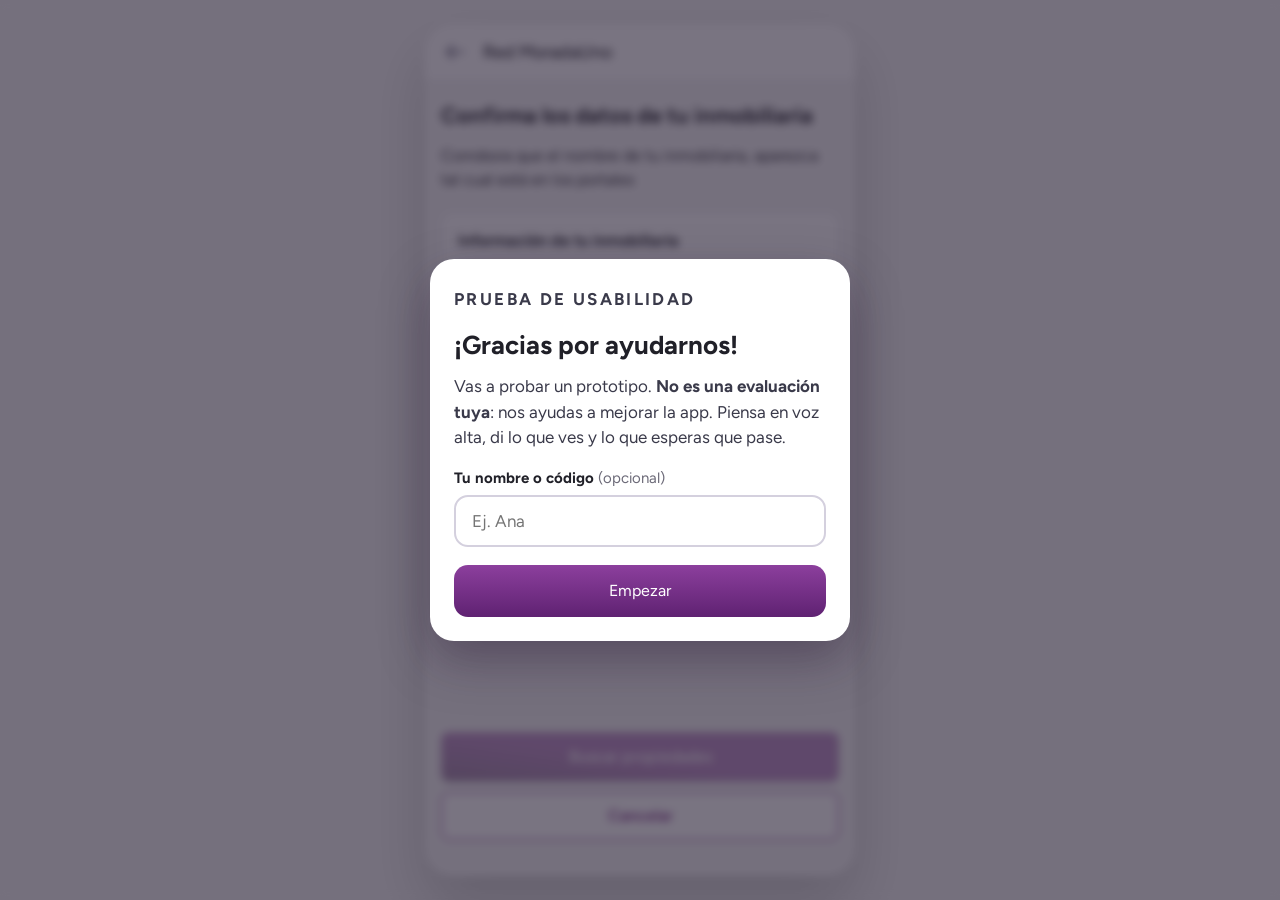
<file: onboarding.html>
<!doctype html>
<html lang="es-MX">
<head>
<meta charset="utf-8">
<meta name="viewport" content="width=device-width, initial-scale=1, viewport-fit=cover">
<title>Red MoradaUno · Onboarding</title>
<link rel="stylesheet" href="css/ob-base.css?v=1">
<link rel="stylesheet" href="css/tabbar.css?v=6">
<link rel="stylesheet" href="css/onboarding.css?v=7">
<script src="js/config.js?v=1"></script>
<script src="js/test-mode.js?v=5"></script>
</head>
<body class="ob-body" data-tab="red">

<div class="ob" id="ob">

  <!-- 2 · Confirma los datos de tu inmobiliaria -->
  <section class="ob-screen" data-screen="revisa" aria-label="Confirma los datos de tu inmobiliaria">
    <nav class="ob-nav"><button class="icon-btn" type="button" data-act="cancel" aria-label="Regresar"><img src="assets/ob/arrow-narrow-left.svg" width="24" height="24" alt=""></button><h1>Red MoradaUno</h1></nav>
    <div class="ri-main">
      <div class="ri-scroll">
        <h2 id="ri-title">Confirma los datos de tu inmobiliaria</h2>
        <p class="ri-lead">Corrobora que el nombre de tu inmobiliaria, aparezca tal cual está en los portales</p>
        <div class="ri-card">
          <h3>Información de tu inmobiliaria</h3>
          <div class="ri-row"><span class="ri-ico"><svg viewBox="0 0 24 24" aria-hidden="true"><path d="M4 21V6l8-3v18M12 9h8v12M3 21h18M7 9h2M7 13h2M7 17h2M15 13h2M15 17h2"/></svg></span><div><small>Inmobiliaria</small><b>RE/MAX Benito Juarez</b></div></div>
          <button class="ri-link" type="button" data-act="wrong"><svg viewBox="0 0 24 24" aria-hidden="true"><path d="M4 20l1-4L16.5 4.5a2 2 0 0 1 3 3L8 19z"/></svg>Editar nombre de inmobiliaria</button>
          <hr>
          <div class="ri-row"><span class="ri-ico"><svg viewBox="0 0 24 24" aria-hidden="true"><path d="M5 4h4l2 5-2.5 1.5a11 11 0 0 0 5 5L15 13l5 2v4a2 2 0 0 1-2 2A15 15 0 0 1 3 6a2 2 0 0 1 2-2z"/></svg></span><div><small>Teléfono</small><b>** **** 8924</b></div></div>
          <button class="ri-link" type="button" data-act="add-phone"><svg viewBox="0 0 24 24" aria-hidden="true"><path d="M12 5v14M5 12h14"/></svg>Agregar otro teléfono</button>
        </div>
        <label class="ri-consent"><input type="checkbox" id="ri-consent"><span>Autorizo la búsqueda de propiedades públicas asociadas a mi inmobiliaria</span></label>
      </div>
      <div class="ri-actions">
        <button class="btn btn--primary" id="ri-connect" type="button" data-act="next" disabled>Buscar propiedades</button>
        <button class="btn btn--secondary" type="button" data-act="cancel">Cancelar</button>
      </div>
    </div>

    <!-- Hojas inferiores -->
    <div class="overlay" id="ov-wrong" hidden></div>
    <div class="ob-sheet" id="sh-wrong" role="dialog" aria-modal="true" aria-labelledby="wrong-title" hidden>
      <button class="btn-close ob-x" type="button" data-act="close-wrong" aria-label="Cerrar"><img src="assets/ob/x-close.svg" alt="" width="20" height="20"></button>
      <h2 id="wrong-title">Actualiza tu inmobiliaria</h2>
      <p class="ob-sub">Escribe el nombre de tu inmobiliaria tal como aparece en los portales</p>
      <form class="wr-form" id="wr-form" onsubmit="return false">
        <label class="wr-field"><span>Nombre de la inmobiliaria</span><span class="wr-in"><svg viewBox="0 0 24 24" aria-hidden="true"><path d="M4 21V6l8-3v18M12 9h8v12M3 21h18M7 9h2M7 13h2M7 17h2M15 13h2M15 17h2"/></svg><input type="text" id="wr-agency" placeholder="RE/MAX" autocomplete="off"></span></label>
        <label class="wr-check"><input type="checkbox" id="wr-none"><i aria-hidden="true"></i><span>Ya no pertenezco a ninguna inmobiliaria</span></label>
        <hr>
        <button class="btn btn--primary" id="wr-send" type="button" data-act="send-wrong" disabled>Actualizar inmobiliaria</button>
      </form>
    </div>
    <div class="ob-sheet" id="sh-phone" role="dialog" aria-modal="true" aria-labelledby="phone-title" hidden>
      <button class="btn-close ob-x" type="button" data-act="close-wrong" aria-label="Cerrar"><img src="assets/ob/x-close.svg" alt="" width="20" height="20"></button>
      <h2 id="phone-title">Agrega un número adicional</h2>
      <p class="ob-sub">Agrega un número adicional con el que tu inmobiliaria publica inmuebles</p>
      <form class="wr-form" onsubmit="return false">
        <label class="wr-field"><span>Número de teléfono</span><span class="wr-in"><svg viewBox="0 0 24 24" aria-hidden="true"><path d="M5 4h4l2 5-2.5 1.5a11 11 0 0 0 5 5L15 13l5 2v4a2 2 0 0 1-2 2A15 15 0 0 1 3 6a2 2 0 0 1 2-2z"/></svg><input type="tel" id="ph-num" inputmode="tel" placeholder="56 7890 3847" autocomplete="off"></span></label>
        <hr>
        <button class="btn btn--primary" id="ph-send" type="button" data-act="send-phone" disabled>Agregar número</button>
      </form>
    </div>
    <div class="ob-sheet" id="sh-ok" role="dialog" aria-modal="true" aria-labelledby="ok-title" hidden>
      <button class="btn-close ob-x" type="button" data-act="close-ok" aria-label="Cerrar"><img src="assets/ob/x-close.svg" alt="" width="20" height="20"></button>
      <span class="ok-ico" aria-hidden="true"><svg viewBox="0 0 24 24"><circle cx="12" cy="12" r="9"/><path d="M8.5 12.5l2.5 2.5 4.5-5"/></svg></span>
      <h2 id="ok-title">Recibimos tu actualización</h2>
      <p class="ob-sub">Estamos actualizando tu inmobiliaria. Te avisaremos cuando esté lista</p>
      <button class="btn btn--primary" type="button" data-act="explore">Explorar RedMoradaUno</button>
    </div>
  </section>

  <!-- 3 · Buscando propiedades -->
  <section class="ob-screen" data-screen="buscando" aria-label="Buscando propiedades en Red MoradaUno" aria-busy="true">
    <nav class="ob-nav"><button class="icon-btn" type="button" data-act="back" aria-label="Regresar"><img src="assets/ob/arrow-narrow-left.svg" width="24" height="24" alt=""></button><h1>Red MoradaUno</h1></nav>
    <div class="stack" data-act="next" role="button" tabindex="0" aria-label="4 propiedades encontradas. Continuar">
      <div class="cs" role="img" aria-label="4 propiedades"><i class="cs-c cs-c1"></i><i class="cs-c cs-c2"></i><i class="cs-c cs-c3"></i><div class="cs-front"><img src="assets/img/property-del-valle.jpg" alt=""><div class="cs-num"><b>4</b><span>propiedades</span></div></div></div>
    </div>
    <p class="sr" role="status">Buscando propiedades vinculadas a tu nombre…</p>
  </section>

  <!-- 4 · Propiedades vinculadas -->
  <section class="ob-screen" data-screen="vinculadas" aria-label="Encontramos propiedades vinculadas a tu nombre">
    <nav class="ob-nav"><button class="icon-btn" type="button" data-act="back" aria-label="Regresar"><img src="assets/ob/arrow-narrow-left.svg" width="24" height="24" alt=""></button><h1>Red MoradaUno</h1></nav>
    <div class="vin">
      <div class="vin-top">
        <div class="cs vin-stack" role="img" aria-label="4 propiedades"><i class="cs-c cs-c1"></i><i class="cs-c cs-c2"></i><i class="cs-c cs-c3"></i><div class="cs-front"><img src="assets/img/property-del-valle.jpg" alt=""><div class="cs-num"><b>4</b><span>propiedades</span></div></div></div>
        <h2>Encontramos propiedades vinculadas a tu nombre</h2>
        <label class="vin-card">
          <span id="vin-label">Autorizo que se publiquen los inmuebles identificados bajo mi nombre en la Red MoradaUno</span>
          <input class="sw-input" type="checkbox" role="switch" aria-labelledby="vin-label">
          <span class="sw" aria-hidden="true"><i></i></span>
        </label>
      </div>
      <button class="btn btn--primary vin-cta" type="button" data-act="next"><span>Ver mis propiedades</span><img src="assets/ob/arrow-narrow-right.svg" width="20" height="20" alt=""></button>
    </div>
  </section>

  <!-- 5 · Tus inmuebles (+ Antes de empezar, Publicar todo, Continúas donde lo dejaste) -->
  <section class="ob-screen" data-screen="tus" aria-label="Tus inmuebles: decide cuáles publicar en Red MoradaUno">
    <div class="tus" id="tus-page">
      <div class="tus-head">
        <div><h1>Tus inmuebles</h1><p class="tus-count" aria-live="polite"><span id="tus-n">1</span> de <span id="tus-total">4</span></p></div>
        <button class="tus-all" type="button" data-act="publish-all"><svg class="icon" viewBox="0 0 24 24" aria-hidden="true"><rect x="8" y="8" width="12" height="12" rx="2"/><path d="M16 8V6a2 2 0 0 0-2-2H6a2 2 0 0 0-2 2v8a2 2 0 0 0 2 2h2"/></svg><span>Publicar todo</span></button>
      </div>
      <div class="deck" id="deck" role="group" aria-roledescription="mazo de inmuebles" aria-label="Desliza a la derecha para solo publicar, a la izquierda para no publicar, hacia arriba para publicar y compartir"></div>
      <div class="acts">
        <button class="act act--skip" type="button" data-decision="skip"><span class="act-c"><img src="assets/ob/s07-circle-skip.svg" width="59" height="59" alt=""><img src="assets/ob/x-close-32.svg" width="32" height="32" alt=""></span><span>No publicar</span></button>
        <button class="act act--share" type="button" data-decision="share"><span class="act-c"><img src="assets/ob/s07-circle-share.svg" width="68" height="68" alt=""><img src="assets/ob/users-01.svg" width="32" height="32" alt=""></span><span>Publicar y compartir</span></button>
        <button class="act act--publish" type="button" data-decision="publish"><span class="act-c"><img src="assets/ob/s07-circle-publish.svg" width="59" height="59" alt=""><img src="assets/ob/check.svg" width="24" height="24" alt=""></span><span>Solo publicar</span></button>
      </div>

      <!-- Continúas donde lo dejaste -->
      <div class="resume" id="resume" role="dialog" aria-labelledby="resume-title" hidden>
        <b id="resume-title">Continúas donde lo dejaste</b>
        <p>Esta es la última propiedad que revisaste</p>
        <button class="btn btn--primary" type="button" data-act="resume-ok">Entendido</button>
      </div>
    </div>

    <!-- Antes de empezar -->
    <div class="overlay" id="ov-intro" hidden></div>
    <div class="ob-sheet" id="m-intro" role="dialog" aria-modal="true" aria-labelledby="intro-title" hidden>
      <button class="btn-close ob-x" type="button" data-act="close-intro" aria-label="Cerrar"><img src="assets/ob/x-close.svg" alt="" width="20" height="20"></button>
      <h2 id="intro-title">Antes de empezar</h2>
      <p class="ob-sub">Elige y confirma qué propiedades quieres publicar en la Red MoradaUno para juntos mantener el inventario confiable</p>
      <ul class="opts" aria-label="Opciones de publicación">
        <li><span class="opt-i"><img src="assets/ob/option-circle-share.svg" width="40" height="40" alt=""><img src="assets/ob/users-01-white.svg" width="24" height="24" alt=""></span><div><b>Publicar y compartir comisión</b><span>Comparte comisión con otros asesores</span></div></li>
        <li><span class="opt-i"><img src="assets/ob/option-circle-publish.svg" width="40" height="40" alt=""><img src="assets/ob/check-brand.svg" width="24" height="24" alt=""></span><div><b>Publicar</b><span>No compartes comisión</span></div></li>
        <li><span class="opt-i"><img src="assets/ob/option-circle-no.svg" width="40" height="40" alt=""><img src="assets/ob/x-close-dark.svg" width="24" height="24" alt=""></span><div><b>No publicar</b><span>No deseas publicar el inmueble por ahora</span></div></li>
      </ul>
      <button class="btn btn--primary" type="button" data-act="start">Empezar</button>
    </div>

    <!-- Publicar todas las pendientes -->
    <div class="overlay" id="ov-all" hidden></div>
    <div class="ob-sheet" id="m-all" role="dialog" aria-modal="true" aria-labelledby="all-title" hidden>
      <button class="btn-close ob-x" type="button" data-act="close-all" aria-label="Cerrar"><img src="assets/ob/x-close.svg" alt="" width="20" height="20"></button>
      <h2 id="all-title">Publicar las <span id="all-n">3</span> propiedades pendientes</h2>
      <p class="ob-sub">¿Qué regla de comisión aplicamos a todas?</p>
      <div class="rules" role="radiogroup" aria-label="Regla de comisión">
        <label class="rule"><input type="radio" name="rule" value="share"><i aria-hidden="true"></i><span><b>Publicar y compartir</b><span>Otros asesores podrán colaborar contigo</span></span></label>
        <label class="rule"><input type="radio" name="rule" value="publish"><i aria-hidden="true"></i><span><b>Publicar sin compartir</b><span>Ningún asesor podrá colaborar en estas propiedades</span></span></label>
      </div>
      <p class="rules-note">Podrás cambiar esta configuración en cualquier momento desde <strong>Mi inventario</strong></p>
      <button class="btn btn--primary" id="all-go" type="button" data-act="apply-all" disabled>Publicar</button>
    </div>
  </section>

  <!-- 6 · ¡Listo! -->
  <section class="ob-screen" data-screen="listo" aria-label="Listo: tus propiedades están publicadas">
    <div class="listo">
      <div class="listo-card">
        <span class="confetti" aria-hidden="true"><i></i><i></i><i></i><i></i><i></i><i></i><i></i><i></i><i></i><i></i><i></i><i></i></span>
        <h1>¡Listo!</h1>
        <p>Revisaste todas tus propiedades y ya están publicadas en la Red M1</p>
        <div class="chips" id="listo-chips"></div>
      </div>
      <button class="btn btn--primary" type="button" data-act="finish">Continuar</button>
    </div>
  </section>
</div>

<div class="states" id="states">
  <button class="states-btn" id="states-btn" type="button" aria-haspopup="true" aria-expanded="false">Estados <svg class="icon" viewBox="0 0 24 24"><path d="M6 9l6 6 6-6"/></svg></button>
  <ul class="states-menu" id="states-menu" hidden></ul>
</div>
<div class="toast" id="toast" role="status" hidden></div>

<script src="js/tabbar.js?v=3"></script>
<script src="js/onboarding.js?v=7"></script>
</body>
</html>
</file>
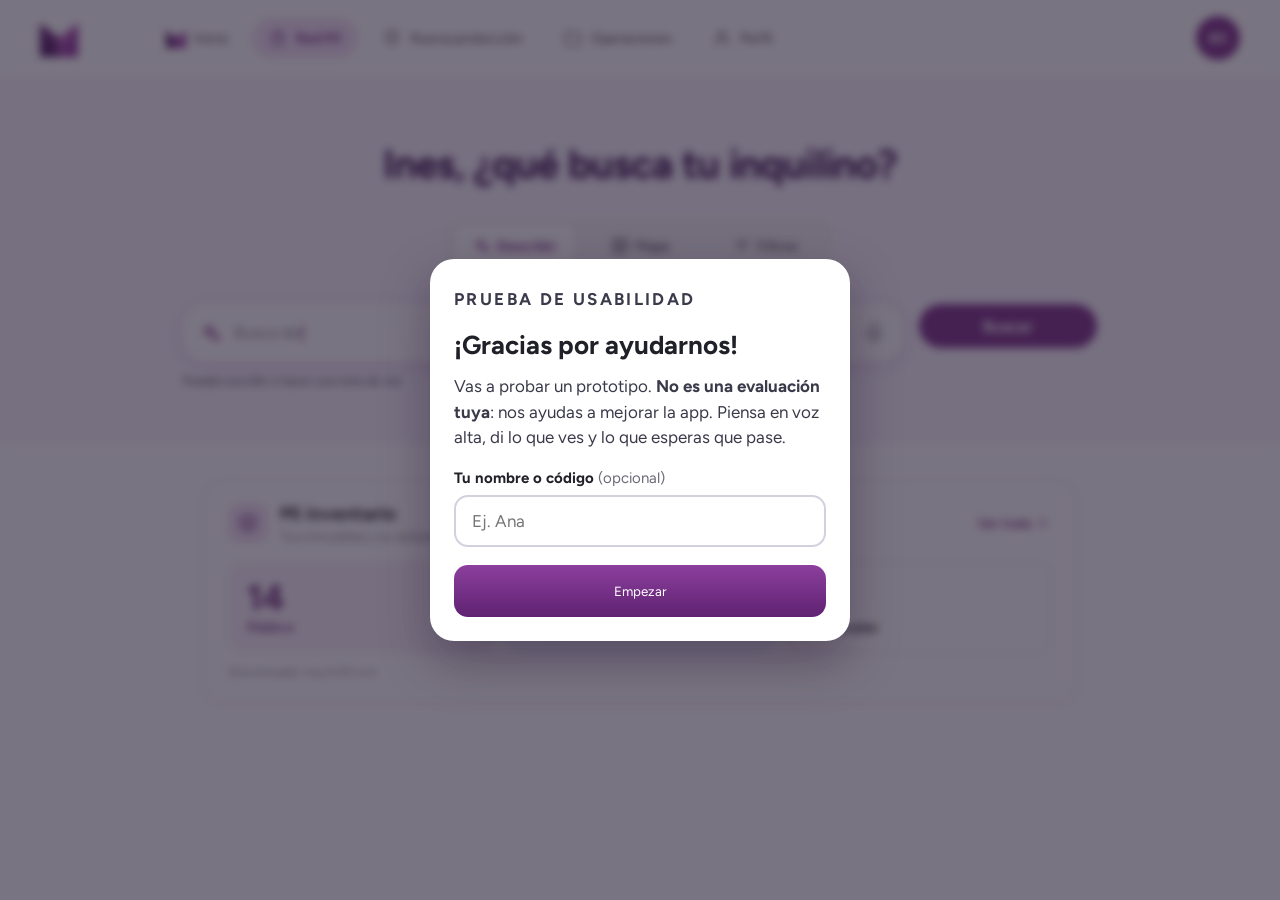
<file: red.html>
<!doctype html>
<html lang="es-MX">
<head>
<meta charset="utf-8">
<meta name="viewport" content="width=device-width, initial-scale=1, viewport-fit=cover">
<title>Red MoradaUno · Home</title>
<link rel="preload" href="assets/fonts/figtree-latin-600-normal.woff2" as="font" type="font/woff2" crossorigin>
<link rel="stylesheet" href="css/styles.css?v=11">
<link rel="stylesheet" href="css/drawer.css?v=10">
<link rel="stylesheet" href="css/tabbar.css?v=6">
<script src="js/config.js?v=1"></script>
<script src="js/test-mode.js?v=5"></script>
</head>
<body data-tab="red">
<svg width="0" height="0" style="position:absolute" aria-hidden="true">
  <defs>
    <symbol id="i-sparkle" viewBox="0 0 24 24"><path d="M10 4l1.6 4.4L16 10l-4.4 1.6L10 16l-1.6-4.4L4 10l4.4-1.6z"/><path d="M18 14l.8 2.2L21 17l-2.2.8L18 20l-.8-2.2L15 17l2.2-.8z"/></symbol>
    <symbol id="i-map" viewBox="0 0 24 24"><path d="M3 6l6-3 6 3 6-3v15l-6 3-6-3-6 3z"/><path d="M9 3v15"/><path d="M15 6v15"/></symbol>
    <symbol id="i-filters" viewBox="0 0 24 24"><path d="M4 7h16"/><path d="M7 12h10"/><path d="M10 17h4"/></symbol>
    <symbol id="i-mic" viewBox="0 0 24 24"><rect x="9" y="3" width="6" height="11" rx="3"/><path d="M5 11a7 7 0 0 0 14 0"/><path d="M12 18v3"/></symbol>
    <symbol id="i-home" viewBox="0 0 24 24"><rect x="4" y="5" width="16" height="14" rx="1"/><path d="M4 5l8 7 8-7"/><path d="M4 19l8-7 8 7"/></symbol>
    <symbol id="i-folder" viewBox="0 0 24 24"><path d="M3 7a2 2 0 0 1 2-2h4l2 2h8a2 2 0 0 1 2 2v9a2 2 0 0 1-2 2H5a2 2 0 0 1-2-2z"/></symbol>
    <symbol id="i-refer" viewBox="0 0 24 24"><circle cx="9" cy="14" r="6"/><circle cx="15" cy="9" r="6"/><path d="M8 12.5l1-.8V16"/></symbol>
    <symbol id="i-bag" viewBox="0 0 24 24"><path d="M5 8h14l-1 12H6z"/><path d="M9 8V6.5a3 3 0 0 1 6 0V8"/><path d="M9.5 12.5c.7.9 1.5 1.3 2.5 1.3s1.8-.4 2.5-1.3"/></symbol>
    <symbol id="i-chevron" viewBox="0 0 24 24"><path d="M6 9l6 6 6-6"/></symbol>
    <symbol id="i-shield-check" viewBox="0 0 24 24"><path d="M12 3l7 2.5V11c0 4.5-3 8-7 10-4-2-7-5.5-7-10V5.5z"/><path d="M9 12l2 2 4-4"/></symbol>
    <symbol id="i-user" viewBox="0 0 24 24"><circle cx="12" cy="8" r="4"/><path d="M4 21a8 8 0 0 1 16 0"/></symbol>
    <symbol id="i-close" viewBox="0 0 24 24"><path d="M18 6L6 18M6 6l12 12"/></symbol>
    <symbol id="i-building" viewBox="0 0 24 24"><path d="M3 21h18"/><path d="M5 21V9l6-4v16"/><path d="M11 21V3h8v18"/><path d="M14.5 7h1M14.5 11h1M14.5 15h1M7.5 12h.01M7.5 16h.01"/></symbol>
    <symbol id="i-house" viewBox="0 0 24 24"><path d="M3 10.5L12 3l9 7.5V19a2 2 0 0 1-2 2h-3.5v-6h-7v6H5a2 2 0 0 1-2-2z"/></symbol>
    <symbol id="i-plus" viewBox="0 0 24 24"><path d="M12 5v14M5 12h14"/></symbol>
    <symbol id="i-minus" viewBox="0 0 24 24"><path d="M5 12h14"/></symbol>
    <symbol id="i-paw" viewBox="0 0 24 24"><circle cx="6.5" cy="10" r="1.7"/><circle cx="10" cy="6" r="1.7"/><circle cx="14" cy="6" r="1.7"/><circle cx="17.5" cy="10" r="1.7"/><path d="M12 11c-2.5 0-5 3-5 5.2 0 1.6 1.3 2.3 2.6 2.3 1 0 1.6-.4 2.4-.4s1.4.4 2.4.4c1.3 0 2.6-.7 2.6-2.3C17 14 14.5 11 12 11z"/></symbol>
    <symbol id="i-elevator" viewBox="0 0 24 24"><rect x="4" y="3" width="16" height="18" rx="2"/><path d="M9 10l3-3 3 3M9 14l3 3 3-3"/></symbol>
    <symbol id="i-balcony" viewBox="0 0 24 24"><path d="M4 20V10a8 8 0 0 1 16 0v10"/><path d="M4 14h16M8 14v6M12 14v6M16 14v6M3 20h18"/></symbol>
    <symbol id="i-gym" viewBox="0 0 24 24"><path d="M6.5 6.5v11M17.5 6.5v11M3.5 9v6M20.5 9v6M6.5 12h11"/></symbol>
    <symbol id="i-sofa" viewBox="0 0 24 24"><path d="M5 11V8a3 3 0 0 1 3-3h8a3 3 0 0 1 3 3v3"/><path d="M3 13a2 2 0 0 1 4 0v2h10v-2a2 2 0 0 1 4 0v5H3z"/><path d="M6 18v2M18 18v2"/></symbol>
    <symbol id="i-car" viewBox="0 0 24 24"><path d="M4 12l1.8-5a2 2 0 0 1 1.9-1.3h8.6a2 2 0 0 1 1.9 1.3L20 12v6a1 1 0 0 1-1 1h-1a1 1 0 0 1-1-1v-1.5H7V18a1 1 0 0 1-1 1H5a1 1 0 0 1-1-1z"/><path d="M4 12h16M7.5 14.2h.01M16.5 14.2h.01"/></symbol>
    <symbol id="i-shield" viewBox="0 0 24 24"><path d="M12 3l7 2.5V11c0 4.5-3 8-7 10-4-2-7-5.5-7-10V5.5z"/><path d="M9 12l2 2 4-4"/></symbol>
    <symbol id="i-access" viewBox="0 0 24 24"><circle cx="12" cy="4.5" r="1.6"/><path d="M6 8.5h12M12 8.5V14M12 14l-3 6M12 14l3 6"/></symbol>
  </defs>
</svg>

<div class="page">

  <!-- Header (mobile: logo + avatar · desktop: + navegación superior) -->
  <header class="header">
    <a class="logo" href="#" aria-label="MoradaUno">
      <svg width="28" height="28" viewBox="0 0 28 28" role="img" aria-hidden="true">
        <path d="M0 3 L0 28 L14 28 Z" fill="#4a0f5e"/>
        <path d="M0 3 L14 28 L14 14 Z" fill="#671e75"/>
        <path d="M28 3 L28 28 L14 28 Z" fill="#8e2d99"/>
        <path d="M28 3 L14 28 L14 14 Z" fill="#b14eb5"/>
      </svg>
    </a>

    <nav class="topnav" aria-label="Principal">
      <a class="nav-item" href="index.html"><svg class="icon nav-logo" viewBox="0 0 28 28" aria-hidden="true"><path d="M0 3 L0 28 L14 28 Z" fill="#4a0f5e"/><path d="M0 3 L14 28 L14 14 Z" fill="#671e75"/><path d="M28 3 L28 28 L14 28 Z" fill="#8e2d99"/><path d="M28 3 L14 28 L14 14 Z" fill="#b14eb5"/></svg><span>Inicio</span></a>
      <a class="nav-item is-active" href="red.html" aria-current="page"><svg class="icon"><use href="#i-bag"/></svg><span>Red M1</span></a>
      <a class="nav-item" href="#"><svg class="icon"><use href="#i-shield-check"/></svg><span>Nueva protección</span></a>
      <a class="nav-item" href="#"><svg class="icon"><use href="#i-folder"/></svg><span>Operaciones</span></a>
      <a class="nav-item" href="#"><svg class="icon"><use href="#i-user"/></svg><span>Perfil</span></a>
    </nav>

    <button class="avatar" type="button" aria-label="Perfil">BS</button>
  </header>

  <main>
    <!-- Banda de búsqueda -->
    <section class="search-band" aria-labelledby="titulo">
      <h1 id="titulo">Ines, ¿qué busca tu inquilino?</h1>

      <div class="tabs" role="tablist" aria-label="Modo de búsqueda">
        <button class="tab is-active" role="tab" aria-selected="true" type="button"><svg class="icon"><use href="#i-sparkle"/></svg><span>Describir</span></button>
        <button class="tab" id="tab-map" data-href="mapa.html" role="tab" aria-selected="false" type="button"><svg class="icon"><use href="#i-map"/></svg><span>Mapa</span></button>
        <button class="tab" id="tab-filters" role="tab" aria-selected="false" type="button" aria-haspopup="dialog"><svg class="icon"><use href="#i-filters"/></svg><span>Filtros</span></button>
      </div>

      <form class="search" id="search" role="search" autocomplete="off">
          <div class="field" id="field">
            <svg class="icon field-spark"><use href="#i-sparkle"/></svg>
            <div class="field-body">
              <!-- Texto animado (se oculta cuando el usuario escribe) -->
              <div class="ghost" id="ghost" aria-hidden="true"><span id="ghost-text"></span><span class="caret"></span></div>
              <textarea id="query" rows="1" aria-label="Describe lo que busca tu inquilino" aria-describedby="hint"></textarea>
            </div>
            <button class="mic" type="button" aria-label="Nota de voz"><svg class="icon"><use href="#i-mic"/></svg></button>
          </div>
        <p class="hint" id="hint">Puedes escribir o hacer una nota de voz</p>
        <button class="btn-search" type="submit">Buscar</button>
      </form>
    </section>

    <!-- Widget · Mi inventario -->
    <section class="inv-widget" aria-labelledby="iw-title">
      <div class="iw-card">
        <div class="iw-head">
          <span class="iw-ico"><svg class="icon" viewBox="0 0 24 24" aria-hidden="true"><path d="M12 3l8 4.5v9L12 21l-8-4.5v-9z"/><path d="M4 7.5l8 4.5 8-4.5M12 12v9"/></svg></span>
          <div class="iw-title"><h2 id="iw-title">Mi inventario</h2><p>Tus inmuebles y su estado en la Red MoradaUno</p></div>
          <a class="iw-link" href="inventario.html">Ver todo<svg class="icon" viewBox="0 0 24 24" aria-hidden="true"><path d="M9 18l6-6-6-6"/></svg></a>
        </div>
        <div class="iw-stats">
          <a class="iw-stat is-pub" href="inventario.html#publico"><b id="iw-pub">14</b><span>Público</span></a>
          <a class="iw-stat is-draft" href="inventario.html#por-publicar"><b id="iw-draft">4</b><span>Por publicar</span></a>
          <a class="iw-stat is-arch" href="inventario.html#archivadas"><b id="iw-arch">5</b><span>Archivadas</span></a>
        </div>
        <p class="iw-sync">Sincronizado: hoy 6:00 a.m.</p>
      </div>
    </section>

    <!-- Aquí irán las siguientes secciones del home -->
  </main>



<!-- Drawer de Filtros (mobile) -->
<div class="drawer-overlay" id="drawer-overlay" hidden></div>
<section class="drawer" id="drawer" role="dialog" aria-modal="true" aria-labelledby="drawer-title" aria-hidden="true">
  <header class="drawer-head">
    <h2 id="drawer-title">Filtros</h2>
    <button class="drawer-close" id="drawer-close" type="button" aria-label="Cerrar filtros"><svg class="icon"><use href="#i-close"/></svg></button>
  </header>

  <form class="drawer-body" id="filters-form" onsubmit="return false">
    <label class="switch-row"><input class="switch" type="checkbox"><span class="switch-ui" aria-hidden="true"></span><span>Solo inmuebles de la RedM1</span></label>
    <label class="switch-row"><input class="switch" type="checkbox"><span class="switch-ui" aria-hidden="true"></span><span>Solo inmuebles con comisión compartida</span></label>

    <h3 class="f-label">Tipo de inmueble</h3>
    <div class="type-grid" role="radiogroup" aria-label="Tipo de inmueble">
      <button class="type-card is-selected" type="button" role="radio" aria-checked="true"><svg class="icon"><use href="#i-building"/></svg><span>Depa</span></button>
      <button class="type-card" type="button" role="radio" aria-checked="false"><svg class="icon"><use href="#i-house"/></svg><span>Casa</span></button>
    </div>

    <h3 class="f-label">Zona o colonia</h3>
    <div class="combo" id="combo">
      <input class="f-input" id="zone" type="text" value="Roma Norte" role="combobox" aria-expanded="false" aria-controls="zone-list" aria-autocomplete="list" aria-label="Zona o colonia" autocomplete="off">
      <svg class="icon combo-chevron" aria-hidden="true"><use href="#i-chevron"/></svg>
      <ul class="combo-list" id="zone-list" role="listbox" hidden></ul>
    </div>

    <h3 class="f-label">Rango de renta</h3>
    <div class="range" id="range">
      <div class="bars" id="bars" aria-hidden="true"></div>
      <div class="track"><div class="track-fill" id="track-fill"></div></div>
      <input class="thumb" id="r-min" type="range" min="10000" max="80000" step="1000" value="10000" aria-label="Renta mínima">
      <input class="thumb" id="r-max" type="range" min="10000" max="80000" step="1000" value="50000" aria-label="Renta máxima">
    </div>
    <div class="range-inputs">
      <label><span>Mínimo</span><input class="f-input f-money" id="in-min" inputmode="numeric" value="$10,000"></label>
      <label><span>Máximo</span><input class="f-input f-money" id="in-max" inputmode="numeric" value="$50,000"></label>
    </div>

    <div class="stepper-row"><h3 class="f-label">Recámaras</h3>
      <div class="stepper" data-min="0" data-max="10"><button type="button" data-step="-1" aria-label="Menos recámaras"><svg class="icon"><use href="#i-minus"/></svg></button><output>1</output><button type="button" data-step="1" aria-label="Más recámaras"><svg class="icon"><use href="#i-plus"/></svg></button></div></div>
    <div class="stepper-row"><h3 class="f-label">Baños</h3>
      <div class="stepper" data-min="0" data-max="10"><button type="button" data-step="-1" aria-label="Menos baños"><svg class="icon"><use href="#i-minus"/></svg></button><output>1</output><button type="button" data-step="1" aria-label="Más baños"><svg class="icon"><use href="#i-plus"/></svg></button></div></div>

    <h3 class="f-label">Metros² construidos</h3>
    <input class="f-input" type="text" value="100m²" aria-label="Metros cuadrados construidos">

    <h3 class="f-label">Antigüedad del inmueble</h3>
    <input class="f-input" type="text" value="10 años" aria-label="Antigüedad del inmueble">

    <h3 class="f-label">Amenidades</h3>
    <div class="chips">
          <button class="chip" type="button" aria-pressed="false"><svg class="icon"><use href="#i-paw"/></svg>Acepta mascotas</button>
          <button class="chip" type="button" aria-pressed="false"><svg class="icon"><use href="#i-elevator"/></svg>Elevador</button>
          <button class="chip" type="button" aria-pressed="false"><svg class="icon"><use href="#i-balcony"/></svg>Balcón</button>
          <button class="chip" type="button" aria-pressed="false"><svg class="icon"><use href="#i-gym"/></svg>Gimnasio</button>
          <button class="chip" type="button" aria-pressed="false"><svg class="icon"><use href="#i-sofa"/></svg>Amueblado</button>
          <button class="chip" type="button" aria-pressed="false"><svg class="icon"><use href="#i-car"/></svg>Estacionamiento</button>
          <button class="chip" type="button" aria-pressed="false"><svg class="icon"><use href="#i-shield"/></svg>Vigilancia</button>
          <button class="chip" type="button" aria-pressed="false"><svg class="icon"><use href="#i-access"/></svg>Accesible para personas con discapacidad</button>
    </div>
    <button class="link-btn" type="button">Ver todas las amenidades</button>
  </form>

  <footer class="drawer-foot">
    <button class="btn-send" id="drawer-send" type="button">Enviar</button>
  </footer>
</section>
</div>

<script src="js/tabbar.js?v=3"></script>
<script src="js/inventory-widget.js?v=1"></script>
<script src="js/main.js?v=9"></script>
<script src="js/colonias.js?v=9"></script>
<script src="js/filters.js?v=10"></script>
</body>
</html>
</file>
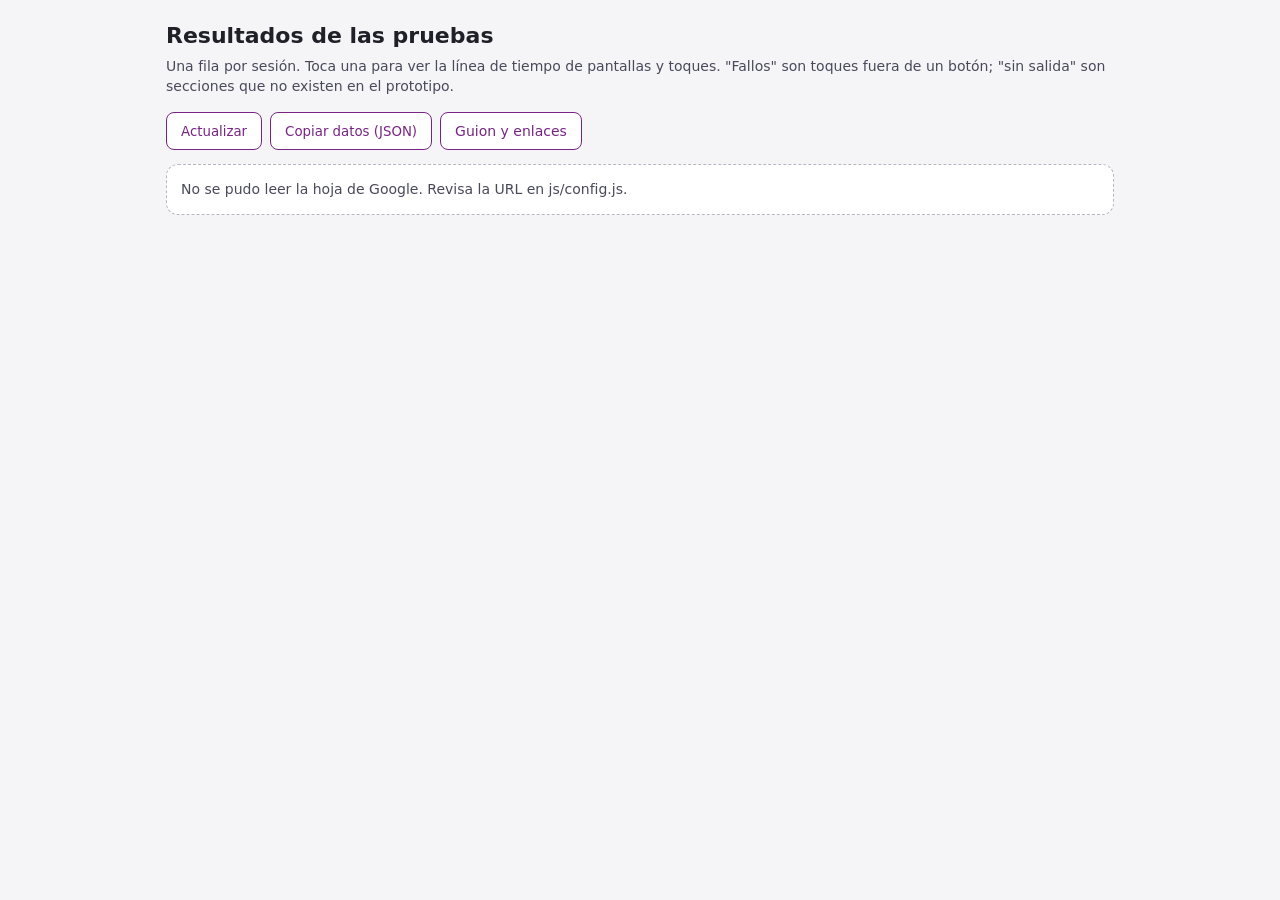
<file: resultados.html>
<!doctype html>
<html lang="es-MX">
<head>
<meta charset="utf-8">
<meta name="viewport" content="width=device-width, initial-scale=1, viewport-fit=cover">
<title>Red MoradaUno · Resultados de pruebas</title>
<style>
:root{--p:#772583;--bg:#f5f5f7;--t:#202028;--m:#49495b;--l:#e2e0e8}
*{box-sizing:border-box}
body{margin:0;background:var(--bg);color:var(--t);font:14px/1.45 "Figtree",system-ui,-apple-system,"Segoe UI",sans-serif}
.w{max-width:980px;margin:0 auto;padding:20px 16px 56px}
h1{margin:0 0 4px;font-size:22px}.sub{margin:0 0 16px;color:var(--m)}
.bar{display:flex;flex-wrap:wrap;gap:8px;margin-bottom:14px}
.btn{height:38px;padding:0 14px;border:1px solid var(--p);border-radius:8px;background:#fff;color:var(--p);font:600 14px inherit;font-family:inherit;cursor:pointer;text-decoration:none;display:inline-flex;align-items:center}
.card{margin-bottom:10px;background:#fff;border:1px solid var(--l);border-radius:12px}
.card>summary{display:flex;flex-wrap:wrap;gap:6px 18px;align-items:center;padding:12px 14px;cursor:pointer;list-style:none}
.card>summary b{font-size:16px}.k{color:var(--m)}
.tl{margin:0;padding:0 14px 12px;list-style:none;max-height:360px;overflow:auto}
.tl li{display:grid;grid-template-columns:62px 80px 1fr;gap:8px;padding:5px 0;border-top:1px solid #f0eef3;font-size:13px}
.tl .ty{font-weight:600}.miss{color:#b3261e}.dead{color:#b3261e}.view{color:var(--p)}
.msg{padding:14px;background:#fff;border:1px dashed #b8b4c0;border-radius:12px;color:var(--m)}

.heat{margin-top:22px;padding:16px;background:#fff;border:1px solid var(--l);border-radius:14px}
.heat h2{margin:0 0 4px;font-size:18px}.heat .sub{margin:0 0 12px}
.hf{display:flex;flex-wrap:wrap;gap:8px;margin-bottom:12px}
.hf label{display:flex;flex-direction:column;gap:3px;font-size:12px;color:var(--m);font-weight:600}
.hf select{height:38px;padding:0 8px;border:1px solid #8d8a92;border-radius:8px;font:inherit;font-size:14px;background:#fff;max-width:230px}
.hw{position:relative;width:390px;height:844px;max-width:100%;margin:0 auto;border:8px solid #26262e;border-radius:28px;overflow:hidden;background:#fff}
.hw iframe{position:absolute;left:0;top:0;width:390px;height:844px;border:0;transform-origin:0 0}
.hw canvas{position:absolute;left:0;top:0;pointer-events:none}
.hl{margin:10px 0 0;color:var(--m);font-size:13px;text-align:center}
</style>
</head>
<body>
<div class="w">
  <h1>Resultados de las pruebas</h1>
  <p class="sub">Una fila por sesión. Toca una para ver la línea de tiempo de pantallas y toques. "Fallos" son toques fuera de un botón; "sin salida" son secciones que no existen en el prototipo.</p>
  <div class="bar"><button class="btn" id="reload" type="button">Actualizar</button><button class="btn" id="copy" type="button">Copiar datos (JSON)</button><a class="btn" href="guion.html">Guion y enlaces</a></div>
  <div id="out" class="msg">Cargando…</div>
  <section class="heat" id="heat" hidden>
    <h2>Mapa de calor</h2>
    <p class="sub">Cada punto es un toque. Rojo: toques en botones o enlaces. Azul: fallos (toques fuera de cualquier botón). Se muestra en el tamaño del teléfono; si la pantalla tenía scroll, las posiciones son aproximadas.</p>
    <div class="hf">
      <label>Pantalla<select id="h-page"></select></label>
      <label>Tarea<select id="h-task"></select></label>
      <label>Participante<select id="h-pid"></select></label>
      <label>Mostrar<select id="h-mode"><option value="all">Toques y fallos</option><option value="tap">Solo toques</option><option value="miss">Solo fallos</option></select></label>
    </div>
    <div class="hw" id="hw"><iframe id="h-frame" title="Pantalla" scrolling="no"></iframe><canvas id="h-cv" width="374" height="828"></canvas></div>
    <p class="hl" id="h-info"></p>
  </section>

</div>
<script src="js/config.js?v=1"></script>
<script>
(async () => {
  const out = document.getElementById('out'); let rows = [];
  const esc = (s) => String(s == null ? '' : s).replace(/[&<>"]/g, (c) => ({ '&': '&amp;', '<': '&lt;', '>': '&gt;', '"': '&quot;' }[c]));
  const mmss = (ms) => { const s = Math.round(ms / 1000); return Math.floor(s / 60) + ':' + String(s % 60).padStart(2, '0'); };
  const render = () => { setTimeout(heatInit, 0);
    if (!rows.length) { out.className = 'msg'; out.textContent = 'Todavía no hay sesiones registradas. Abre un enlace de participante en otro navegador y vuelve a actualizar.'; return; }
    out.className = ''; rows.sort((a, b) => b.start - a.start);
    out.innerHTML = rows.map((r) => {
      const ev = r.events || [], taps = ev.filter((e) => e.type === 'tap').length, miss = ev.filter((e) => e.type === 'miss').length, dead = ev.filter((e) => e.type === 'dead_end').length;
      const pages = [...new Set(ev.filter((e) => e.type === 'view').map((e) => e.page.split('#')[0]))].length;
      return `<details class="card"><summary><b>${esc(r.pid)}${r.name ? ' · ' + esc(r.name) : ''}</b><span class="k">${new Date(r.start).toLocaleString('es-MX')}</span><span class="k">Duración ${mmss((r.last || r.start) - r.start)}</span><span class="k">${taps} toques</span><span class="k">${miss} fallos</span><span class="k">${dead} sin salida</span><span class="k">${pages} pantallas</span>${(r.tasks || []).length ? `<span class="k">Tareas: ${esc(r.tasks.join(', '))}</span>` : ''}</summary>
      <ul class="tl">${ev.map((e) => `<li><span>${mmss(e.t)}</span><span class="ty ${e.type === 'miss' ? 'miss' : e.type === 'dead_end' ? 'dead' : e.type === 'view' || e.type === 'task_start' || e.type === 'task_done' ? 'view' : ''}">${e.type === 'tap' ? 'Toque' : e.type === 'task_start' ? 'Inicia tarea' : e.type === 'task_done' ? 'Terminó tarea' : e.type === 'session_start' ? 'Inicio' : e.type === 'miss' ? 'Fallo' : e.type === 'dead_end' ? 'Sin salida' : 'Pantalla'}</span><span>${esc(e.page)}${e.label ? ' · ' + esc(e.label) : ''}${e.task ? ' · tarea ' + esc(e.task) : ''}</span></li>`).join('')}</ul></details>`;
    }).join('');
  };

  /* ---------- Mapa de calor ---------- */
  const H = (id) => document.getElementById(id);
  let heatBuilt = '';
  const heatPts = () => {
    const pg = H('h-page').value, tk = H('h-task').value, pd = H('h-pid').value, md = H('h-mode').value, pts = [];
    rows.forEach((r) => { if (pd && r.pid !== pd) return; (r.events || []).forEach((e) => { if (e.xr == null || (e.type !== 'tap' && e.type !== 'miss') || e.page !== pg) return; if (tk && String(e.task) !== tk) return; if (md !== 'all' && e.type !== md) return; pts.push(e); }); });
    return pts;
  };
  const heatDraw = () => {
    const cv = H('h-cv'), c = cv.getContext('2d'), pts = heatPts();
    c.clearRect(0, 0, cv.width, cv.height);
    pts.forEach((e) => {
      const x = e.xr * cv.width, y = e.yr * cv.height, g = c.createRadialGradient(x, y, 0, x, y, 30), m = e.type === 'miss';
      g.addColorStop(0, m ? 'rgba(30,90,255,.55)' : 'rgba(255,40,20,.45)'); g.addColorStop(1, m ? 'rgba(30,90,255,0)' : 'rgba(255,40,20,0)');
      c.fillStyle = g; c.beginPath(); c.arc(x, y, 30, 0, 7); c.fill();
    });
    const miss = pts.filter((e) => e.type === 'miss').length;
    H('h-info').textContent = pts.length + ' toques en esta vista (' + miss + ' fallos)';
  };
  const heatPage = () => {
    const key = H('h-page').value; if (!key) return;
    const parts = key.split('#'), src = parts[0] + '?hm=1' + (parts[1] ? '#' + parts[1] : '');
    const f = H('h-frame'); f.onload = heatDraw; f.src = src;
    const w = H('hw').clientWidth - 16; f.style.transform = 'scale(' + (w / 390) + ')'; H('h-cv').style.transform = 'scale(' + (w / 374) + ')'; H('h-cv').style.transformOrigin = '0 0';
    heatDraw();
  };
  const heatInit = () => {
    const evs = []; rows.forEach((r) => (r.events || []).forEach((e) => { if (e.xr != null && (e.type === 'tap' || e.type === 'miss')) evs.push([r, e]); }));
    if (!evs.length) { H('heat').hidden = true; return; }
    const sig = evs.length + ':' + rows.length; if (sig === heatBuilt) return; heatBuilt = sig;
    H('heat').hidden = false;
    const count = {}; evs.forEach(([, e]) => { count[e.page] = (count[e.page] || 0) + 1; });
    const keep = H('h-page').value;
    H('h-page').innerHTML = Object.keys(count).sort((a, b) => count[b] - count[a]).map((k) => '<option value="' + esc(k) + '">' + esc(k) + ' (' + count[k] + ')</option>').join('');
    if (keep && count[keep]) H('h-page').value = keep;
    H('h-task').innerHTML = '<option value="">Todas</option>' + [1, 2, 3, 4, 5, 6].map((n) => '<option value="' + n + '">Tarea ' + n + '</option>').join('');
    const pids = [...new Set(rows.map((r) => r.pid))]; H('h-pid').innerHTML = '<option value="">Todas</option>' + pids.map((p) => '<option value="' + esc(p) + '">' + esc(p) + '</option>').join('');
    heatPage();
  };
  ['h-task', 'h-pid', 'h-mode'].forEach((i) => H(i).addEventListener('change', heatDraw));
  H('h-page').addEventListener('change', heatPage);
  const load = async () => {
    out.className = 'msg'; out.textContent = 'Cargando…';
    if (window.M1_ENDPOINT) {
      let k = ''; try { k = sessionStorage.getItem('m1_key') || ''; } catch (e) { k = ''; }
      if (!k) { k = prompt('Clave de resultados (la definiste en el script de Google)') || ''; try { sessionStorage.setItem('m1_key', k); } catch (e) { /* nada */ } }
      try {
        const r = await fetch(window.M1_ENDPOINT + '?k=' + encodeURIComponent(k)); const j = await r.json();
        if (!Array.isArray(j)) { try { sessionStorage.removeItem('m1_key'); } catch (e) { /* nada */ } out.textContent = 'Clave incorrecta. Toca Actualizar para intentar de nuevo.'; return; }
        rows = j.map((d) => { try { d.events = typeof d.events === 'string' ? JSON.parse(d.events || '[]') : (d.events || []); } catch (e) { d.events = []; } d.tasks = typeof d.tasks === 'string' ? d.tasks.split(',').filter(Boolean) : (d.tasks || []); d.start = +d.start; d.last = +d.last; return d; });
        render();
      } catch (e) { out.textContent = 'No se pudo leer la hoja de Google. Revisa la URL en js/config.js.'; }
      return;
    }
    let db = null; try { db = window.claude && claude.use ? await claude.use('db') : null; } catch (e) { db = null; }
    if (!db) { out.textContent = 'No se pudo abrir la base de datos. Configura js/config.js con tu URL de Google Apps Script.'; return; }
    try { const snap = await db.collection('sessions').get(); rows = snap.docs.map((d) => d.data()); render(); }
    catch (e) { out.textContent = 'No tienes permiso para ver los resultados con esta cuenta.'; }
  };
  document.getElementById('reload').addEventListener('click', load);
  document.getElementById('copy').addEventListener('click', () => { const t = JSON.stringify(rows, null, 2); if (navigator.clipboard) navigator.clipboard.writeText(t).then(() => { document.getElementById('copy').textContent = 'Copiado'; }); });
  load();
})();
</script>
</body>
</html>
</file>
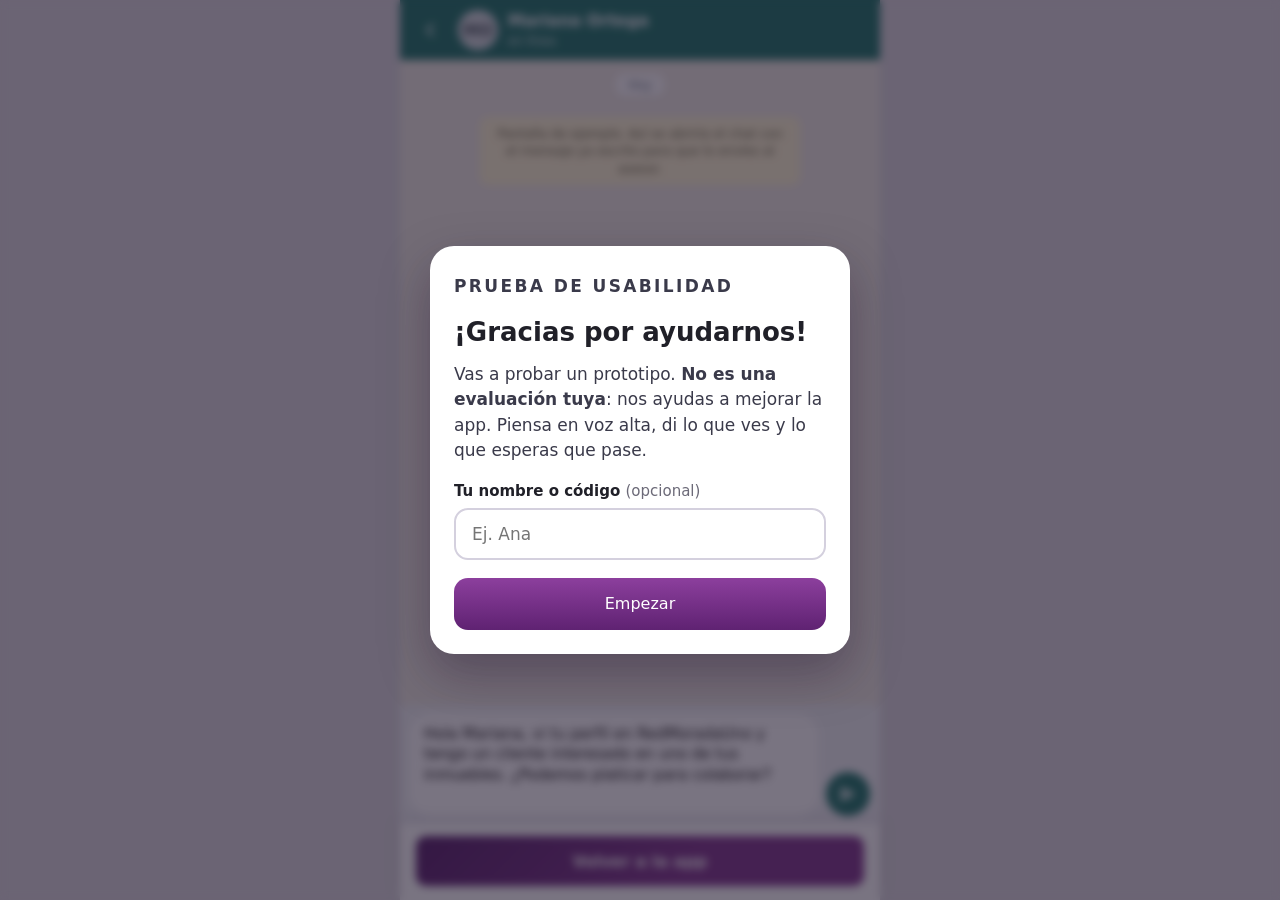
<file: whatsapp.html>
<!doctype html>
<html lang="es-MX">
<head>
<meta charset="utf-8">
<meta name="viewport" content="width=device-width, initial-scale=1, viewport-fit=cover">
<title>Red MoradaUno · Chat con el asesor</title>
<style>
:root{--g:#0b6b5c;--g2:#d9fdd3;--bg:#efeae2;--t:#1e1a22;--p:#772583}
*{box-sizing:border-box}
html,body{height:100%;margin:0}
body{font-family:"Figtree",system-ui,-apple-system,"Segoe UI",sans-serif;color:var(--t);background:#d9d6dc}
button{font:inherit;cursor:pointer;border:0}
.wa{position:relative;display:flex;flex-direction:column;height:100vh;height:100dvh;max-width:480px;margin:0 auto;background:var(--bg)}
.bar{flex:none;display:flex;align-items:center;gap:10px;padding:10px 12px;background:var(--g);color:#fff}
.bar .back{display:grid;place-items:center;width:36px;height:36px;border-radius:50%;background:none;color:#fff}
.bar svg{width:22px;height:22px;fill:none;stroke:currentColor;stroke-width:2;stroke-linecap:round;stroke-linejoin:round}
.av{display:grid;place-items:center;width:40px;height:40px;border-radius:50%;background:#cfd8dc;color:#37474f;font-weight:700}
.who b{display:block;font-size:16px;line-height:1.2}.who small{font-size:12px;opacity:.85}
.chat{flex:1;overflow-y:auto;padding:14px 12px;display:flex;flex-direction:column;gap:8px;background:var(--bg)}
.day{align-self:center;padding:4px 12px;border-radius:8px;background:#fff;font-size:12px;color:#54656f;box-shadow:0 1px 1px rgba(0,0,0,.08)}
.note{align-self:center;max-width:320px;padding:8px 12px;border-radius:8px;background:#fff6cf;font-size:12.5px;line-height:1.4;text-align:center;color:#54532f}
.msg{align-self:flex-end;max-width:82%;padding:8px 10px 6px;border-radius:10px 10px 2px 10px;background:var(--g2);font-size:15px;line-height:1.4;box-shadow:0 1px 1px rgba(0,0,0,.1)}
.msg small{display:block;margin-top:2px;text-align:right;font-size:11px;color:#667781}
.compose{flex:none;display:flex;align-items:flex-end;gap:8px;padding:8px 10px;background:#f0f2f5}
.compose textarea{flex:1;min-height:96px;max-height:160px;padding:11px 14px;border:0;border-radius:22px;outline:0;resize:none;background:#fff;font:inherit;font-size:15px;line-height:1.35}
.send{display:grid;place-items:center;flex:none;width:44px;height:44px;border-radius:50%;background:var(--g);color:#fff}
.send svg{width:20px;height:20px;fill:#fff}
.send:disabled{opacity:.5}
.ret{flex:none;padding:12px 16px calc(14px + env(safe-area-inset-bottom,0px));background:#fff;box-shadow:0 -6px 16px rgba(51,2,72,.08)}
.ret button{width:100%;height:50px;border-radius:10px;background:linear-gradient(135deg,#4a0f5e 0%,var(--p) 60%);color:#fff;font-size:16px;font-weight:700}
.ret button:focus-visible,.send:focus-visible,.back:focus-visible{outline:2px solid var(--p);outline-offset:2px}
</style>
<script src="js/config.js?v=1"></script>
<script src="js/test-mode.js?v=5"></script>
</head>
<body>
<div class="wa">
  <header class="bar">
    <button class="back" type="button" id="back1" aria-label="Volver a la app"><svg viewBox="0 0 24 24"><path d="M15 18l-6-6 6-6"/></svg></button>
    <span class="av" id="av">MO</span>
    <div class="who"><b id="nm">Mariana Ortega</b><small>en línea</small></div>
  </header>
  <main class="chat" id="chat">
    <span class="day">Hoy</span>
    <p class="note">Pantalla de ejemplo. Así se abriría el chat con el mensaje ya escrito para que lo envíes al asesor.</p>
  </main>
  <form class="compose" id="form">
    <textarea id="txt" rows="4" aria-label="Mensaje"></textarea>
    <button class="send" type="submit" id="send" aria-label="Enviar"><svg viewBox="0 0 24 24"><path d="M3 20.5l18-8.5L3 3.5v6.6l12 1.9-12 1.9z"/></svg></button>
  </form>
  <div class="ret"><button type="button" id="back2">Volver a la app</button></div>
</div>
<script>
(() => {
  const $ = (i) => document.getElementById(i);
  let d = {}; try { d = JSON.parse(sessionStorage.getItem('m1_wa') || '{}'); } catch (e) { d = {}; }
  const name = d.name || 'Mariana Ortega', first = name.split(' ')[0];
  $('nm').textContent = name; $('av').textContent = d.ini || name.split(' ').map((w) => w[0]).join('').slice(0, 2);
  $('txt').value = 'Hola ' + first + ', vi tu perfil en RedMoradaUno y tengo un cliente interesado en uno de tus inmuebles. ¿Podemos platicar para colaborar?';
  const back = () => { if (document.referrer && history.length > 1) history.back(); else location.href = 'ficha.html'; };
  $('back1').addEventListener('click', back); $('back2').addEventListener('click', back);
  $('form').addEventListener('submit', (e) => {
    e.preventDefault();
    const v = $('txt').value.trim(); if (!v) return;
    const m = document.createElement('div'); m.className = 'msg';
    m.appendChild(document.createTextNode(v));
    const t = document.createElement('small'); t.textContent = new Date().toLocaleTimeString('es-MX', { hour: '2-digit', minute: '2-digit' }); m.appendChild(t);
    $('chat').appendChild(m); $('txt').value = ''; $('chat').scrollTop = 1e6;
  });
})();
</script>
</body>
</html>
</file>
<file: css/ob-base.css>
/* Base compartida: Inicio (home core) y Onboarding */
@font-face{font-family:"Figtree";font-weight:400;font-display:swap;src:url("../assets/fonts/figtree-latin-400-normal.woff2") format("woff2")}
@font-face{font-family:"Figtree";font-weight:500;font-display:swap;src:url("../assets/fonts/figtree-latin-500-normal.woff2") format("woff2")}
@font-face{font-family:"Figtree";font-weight:600;font-display:swap;src:url("../assets/fonts/figtree-latin-600-normal.woff2") format("woff2")}
@font-face{font-family:"Figtree";font-weight:700;font-display:swap;src:url("../assets/fonts/figtree-latin-700-normal.woff2") format("woff2")}

:root{
  --font:"Figtree",system-ui,-apple-system,"Segoe UI",sans-serif;
  --bg:#f5f5f7; --white:#fff;
  --brand-100:#f7ebf9; --brand-600:#8c2f9b; --brand-700:#772583; --brand-900:#4a1655;
  --text:#202028; --text-2:#49495b; --text-3:#6b6b80;
  --line:#d5d5de; --line-2:#e9e9ee;
  --shadow-xl:0 20px 24px -4px rgba(71,71,71,.08),0 8px 8px -4px rgba(71,71,71,.03),0 3px 3px -1.5px rgba(71,71,71,.04);
}
*,*::before,*::after{box-sizing:border-box}
html{-webkit-text-size-adjust:100%}
body{margin:0;background:var(--bg);color:var(--text);font-family:var(--font);-webkit-font-smoothing:antialiased}
h1,h2,h3,p{margin:0}
a{color:inherit;text-decoration:none}
button{font:inherit;color:inherit;cursor:pointer;border:0;background:none;padding:0}
img{display:block;max-width:100%}
[hidden]{display:none!important}
.icon{width:20px;height:20px;flex:none;fill:none;stroke:currentColor;stroke-width:1.8;stroke-linecap:round;stroke-linejoin:round}

/* Botón principal (gradiente morado del M1 DS) */
.btn{position:relative;display:flex;align-items:center;justify-content:center;gap:6px;width:100%;padding:11px 14px;border-radius:8px;font-size:16px;line-height:24px;font-weight:600;overflow:hidden;transition:filter .15s,transform .1s}
.btn:active{transform:scale(.98)}
.btn--primary{color:#fff;border:2px solid rgba(255,255,255,.12);background:url("../assets/ob/button-primary-bg.png") center/cover no-repeat,var(--brand-700);box-shadow:0 1px 2px rgba(71,71,71,.05)}
.btn--primary::after{content:"";position:absolute;inset:0;border-radius:inherit;box-shadow:inset 0 0 0 1px rgba(71,71,71,.18),inset 0 -2px 0 rgba(71,71,71,.05);pointer-events:none}
.btn--primary:hover:not(:disabled){filter:brightness(1.08)}
.btn--primary:disabled{opacity:.5;cursor:not-allowed;filter:none}
.btn--secondary{color:var(--brand-700);background:#fff;border:1px solid #832694;box-shadow:0 1px 2px rgba(71,71,71,.05)}
.btn:focus-visible,.icon-btn:focus-visible{outline:2px solid var(--brand-600);outline-offset:2px}
.btn-close{display:flex;align-items:center;justify-content:center;width:36px;height:36px;border-radius:8px}
.btn-close img{width:20px;height:20px}
.btn-close:hover{background:var(--bg)}

/* Overlay */
.overlay{position:absolute;inset:0;z-index:30;backdrop-filter:blur(4px);-webkit-backdrop-filter:blur(4px)}
.overlay::before{content:"";position:absolute;inset:0;background:#0b0b0e;opacity:.7}

/* Selector de estados (herramienta del prototipo) */
.states{position:absolute;top:10px;right:12px;z-index:60}
.states-btn{display:inline-flex;align-items:center;gap:4px;height:28px;padding:0 10px;border-radius:999px;background:rgba(51,2,72,.9);color:#fff;font-size:12px;font-weight:600}
.states-btn .icon{width:14px;height:14px}
.states-menu{position:absolute;top:34px;right:0;width:270px;margin:0;padding:6px;list-style:none;background:#fff;border-radius:12px;box-shadow:0 12px 32px rgba(51,2,72,.22)}
.states-menu a,.states-menu button{display:block;width:100%;padding:9px 10px;border-radius:8px;font-size:14px;font-weight:500;text-align:left}
.states-menu a:hover,.states-menu button:hover{background:var(--bg)}
.states-menu a.is-current{background:var(--brand-100);color:var(--brand-700);font-weight:700}
.states-menu li:last-child{margin-top:4px;padding-top:4px;border-top:1px solid var(--line-2)}
.states-menu li:last-child button{color:var(--text-3)}

.toast{position:fixed;left:50%;bottom:calc(var(--tab-h,0px) + 56px);transform:translateX(-50%);z-index:200;width:max-content;max-width:calc(100% - 32px);padding:12px 18px;border-radius:14px;background:#330248;color:#fff;font-size:14px;font-weight:600;line-height:1.4;text-align:center;box-shadow:0 6px 18px rgba(51,2,72,.3)}
@media (min-width:900px){.toast{bottom:32px}}
@media (prefers-reduced-motion:reduce){*{animation-duration:1ms!important;animation-iteration-count:1!important;transition-duration:1ms!important}}
</file>
<file: css/tabbar.css>
:root{--tab-h:calc(80px + env(safe-area-inset-bottom))}
.tabbar{position:fixed;left:8px;right:8px;bottom:0;z-index:15;display:flex;align-items:stretch;height:var(--tab-h);padding:0 4px env(safe-area-inset-bottom);background:#fff;border-radius:32px 32px 0 0;box-shadow:0 -8px 28px rgba(51,2,72,.10);font-family:"Figtree",system-ui,-apple-system,"Segoe UI",sans-serif}
.tb-item{position:relative;flex:1;min-width:0;display:flex;flex-direction:column;align-items:center;justify-content:flex-start;gap:6px;padding:18px 0 0;color:#4a4a5e;font-size:12px;font-weight:500;line-height:1.2;text-align:center;text-decoration:none;-webkit-tap-highlight-color:transparent}
.tb-icowrap{display:flex;align-items:center;justify-content:center;width:44px;height:28px}
.tb-ico{width:26px;height:26px;fill:none;stroke:currentColor;stroke-width:1.9;stroke-linecap:round;stroke-linejoin:round}
.tb-dots{fill:currentColor;stroke:none}
.tb-item.is-active{color:#772583;font-weight:700}
.tb-item:focus-visible{outline:2px solid #772583;outline-offset:-3px;border-radius:14px}
/* Botón central elevado: Protección (+) */
.tb-center{flex:1.15}
.tb-fab{position:absolute;left:50%;top:-34px;display:flex;align-items:center;justify-content:center;width:70px;height:70px;margin-left:-35px;border-radius:50%;background:rgba(119,37,131,.10);box-shadow:0 8px 22px rgba(51,2,72,.16)}
.tb-fab::before{content:"";width:56px;height:56px;border-radius:50%;background:#772583}
.tb-fab .tb-ico{position:absolute;width:30px;height:30px;color:#fff;stroke-width:2.4}
/* Solo mobile: en desktop la navegación es el menú superior */
@media (min-width:900px){
  :root{--tab-h:0px}
  .tabbar{display:none}
}
</file>
<file: css/inicio.css>
/* ---------- Inicio (home core) ---------- */
body.in-page{background:#f3f3f5}
.m-only{display:revert}
.d-only{display:none!important}
.in-appbar{display:none}

.in{padding:20px 20px calc(var(--tab-h,0px) + 56px);max-width:720px;margin:0 auto}
.in-hello{display:flex;align-items:center;gap:14px;padding-top:4px}
.in-hello h1{font-size:19px;line-height:1.2;font-weight:700}
.in-hello p{margin-top:2px;font-size:15px;color:var(--text-2)}
.in-logo{display:flex;flex:none}

.in-sec{margin-top:28px}
.in-sec h2{font-size:18px;line-height:1.3;font-weight:500}
.in-head{display:flex;align-items:center;justify-content:space-between;gap:12px}
.in-link{color:var(--brand-700);font-size:16px;font-weight:600}

.in-card{background:#fff;border-radius:22px;box-shadow:0 1px 3px rgba(51,2,72,.05)}

/* Acciones rápidas */
.in-quick{display:flex;flex-direction:column;gap:14px;margin-top:14px}
.in-act{display:flex;align-items:flex-start;gap:16px;padding:22px 20px}
.in-act-ico{display:flex;flex:none;width:30px;height:34px;align-items:center;justify-content:center;color:var(--brand-700)}
.in-act-ico .icon{width:28px;height:28px;stroke-width:1.7}
.in-dots{fill:currentColor;stroke:none}
.in-act-txt{display:flex;flex-direction:column;gap:4px;min-width:0}
.in-act-txt b{display:flex;align-items:center;gap:10px;font-size:22px;line-height:1.25;font-weight:500}
.in-act-txt span{font-size:14px;line-height:1.4;color:var(--text-2)}
.in-new{font-style:normal;padding:3px 14px;border-radius:999px;background:var(--brand-700);color:#fff;font-size:16px;font-weight:600}

/* Herramientas */
.in-tools{display:grid;grid-template-columns:repeat(3,1fr);gap:14px;margin-top:14px}
.in-tool{display:flex;flex-direction:column;align-items:center;justify-content:center;gap:10px;min-height:100px;padding:14px 6px;font-size:14px;font-weight:500;color:var(--text-2)}
.in-tool .icon{width:26px;height:26px;color:var(--text-2);stroke-width:1.6}

/* Resumen */
.in-stats{display:grid;grid-template-columns:repeat(3,1fr);margin-top:14px;padding:22px 0}
.in-stats div{display:flex;flex-direction:column;align-items:center;gap:6px;padding:4px 6px;font-size:14px;color:var(--text)}
.in-stats div+div{border-left:1px solid var(--line)}
.in-stats b{font-size:34px;line-height:1.1;font-weight:500}

/* Novedades */
.in-ref{display:flex;align-items:flex-end;gap:6px;margin-top:14px;padding:16px 0 0 18px;overflow:hidden}
.in-ref-txt{flex:1;min-width:0;padding-bottom:18px}
.in-ref-tag{display:flex;align-items:center;gap:6px;margin-bottom:6px;font-size:13px;font-weight:700;color:var(--brand-700)}
.in-ref-tag .icon{width:18px;height:18px}
.in-ref h3{font-size:19px;line-height:1.25;font-weight:700}
.in-ref-txt p:not(.in-ref-tag){margin-top:8px;font-size:14px;line-height:1.4;color:var(--text)}
.in-btn{display:inline-flex;margin-top:12px;padding:12px 22px;border-radius:8px;color:#fff;font-size:16px;font-weight:600;background:url("../assets/ob/button-primary-bg.png") center/cover no-repeat,var(--brand-700)}
.in-ref-img{flex:none;width:44%;max-width:170px;height:auto;align-self:flex-end}

.in-promos{display:grid;grid-template-columns:1fr 1fr;gap:12px;margin-top:14px}
.in-promo{display:flex;flex-direction:column;padding:16px 14px 0;overflow:hidden;min-height:330px}
.in-promo h3{font-size:19px;line-height:1.3;font-weight:700}
.in-promo p{margin-top:8px;font-size:14px;line-height:1.4;color:var(--text-2)}
.in-promo-link{margin-top:14px;text-align:center;color:var(--brand-700);font-size:17px;font-weight:600}
.in-promo img{margin:auto -6px 0;width:calc(100% + 12px);height:auto;max-width:none}
.is-lilac{background:linear-gradient(180deg,#e9e1fb 0%,#f6f2fe 100%)}
.is-blue{background:linear-gradient(180deg,#cfe2fa 0%,#e8f1fc 100%)}

/* Modal de entrada */
.in-overlay{position:fixed;inset:0;z-index:100;backdrop-filter:blur(4px);-webkit-backdrop-filter:blur(4px)}
.in-overlay::before{content:"";position:absolute;inset:0;background:#0b0b0e;opacity:.7}
.in-modal{position:fixed;left:50%;top:50%;z-index:101;width:min(358px,calc(100% - 40px));padding:26px 20px 20px;transform:translate(-50%,-50%);background:#fff;border-radius:20px;box-shadow:var(--shadow-xl);text-align:center}
.in-modal-close{position:absolute;top:14px;right:14px}
.in-modal-ill{margin:6px auto 14px}
.in-modal h2{font-size:20px;line-height:1.35;font-weight:600;padding:0 4px}
.in-modal p{margin:10px 0 22px;font-size:15px;line-height:1.45;color:var(--text-2)}
.in-modal .btn{padding:14px}

.states{top:14px}

@media (min-width:900px){
  .m-only{display:none!important}
  .d-only{display:revert!important}
  .in-appbar{display:flex!important;align-items:center;height:76px;padding:0 40px;position:relative;background:#fff;border-bottom:1px solid #ece9ee}
  .in-appbar .topnav{display:flex;align-items:center;gap:8px;position:absolute;left:150px;top:50%;transform:translateY(-50%)}
  .nav-item{display:flex;align-items:center;gap:8px;height:40px;padding:0 16px;border-radius:999px;color:var(--text-2);font-size:14px;font-weight:500}
  .nav-item .icon{width:20px;height:20px;stroke-width:1.6}
  .nav-item .nav-logo{stroke:none}
  .nav-item:hover{background:var(--bg)}
  .nav-item.is-active{background:#f1e0f5;color:var(--brand-700);font-weight:700}
  .in-avatar{margin-left:auto;width:44px;height:44px;border-radius:50%;background:var(--brand-700);color:#fff;font-size:14px;font-weight:700}
  .states{top:24px;right:96px}
  .in{max-width:1040px;padding:36px 40px 64px}
  .in-hello h1{font-size:28px}
  .in-hello p{font-size:16px}
  .in-quick{flex-direction:row}
  .in-quick .in-act{flex:1}
  .in-tools{max-width:560px}
  .in-stats{max-width:640px}
  .in-ref{max-width:none;padding-left:28px}
  .in-ref h3{font-size:24px}
  .in-ref-img{width:240px;max-width:240px}
  .in-promos{grid-template-columns:repeat(2,1fr)}
  .in-promo{min-height:300px;padding:22px 22px 0}
  .in-promo img{max-width:320px;margin-inline:auto}
}

/* ---------- Widget Mi inventario (home core) ---------- */
.in-inv{padding:16px;border:1px solid var(--line);box-shadow:0 1px 3px rgba(51,2,72,.05)}
.inv-head{display:flex;align-items:center;gap:16px}
.inv-ico{display:flex;align-items:center;justify-content:center;flex:none;width:40px;height:40px;border-radius:12px;background:#f1e0f5;color:var(--brand-700)}
.inv-ico .icon{width:22px;height:22px;stroke-width:1.8}
.inv-head h2{margin:0;font-size:20px;font-weight:700}
.inv-todo{display:flex;align-items:center;gap:14px;margin-top:16px;padding:16px;border-radius:20px;background:#233f94;color:#fff;box-shadow:0 8px 20px rgba(35,63,148,.25)}
.inv-todo>b{flex:none;font-size:48px;line-height:1;font-weight:800}
.inv-todo>div{flex:1;min-width:0;display:flex;flex-direction:column;gap:2px}
.inv-todo strong{font-size:18px;font-weight:700}
.inv-todo>div span{font-size:14px;line-height:1.35;opacity:.9}
.inv-pub{display:inline-flex;align-items:center;gap:4px;flex:none;height:44px;padding:0 16px;border-radius:999px;background:#fff;color:#233f94;font-size:16px;font-weight:700}
.inv-pub .icon,.inv-all .icon{width:18px;height:18px;stroke-width:2}
.inv-row{display:grid;grid-template-columns:1fr 1fr;gap:12px;margin-top:12px}
.inv-stat{display:flex;align-items:center;justify-content:space-between;gap:8px;padding:14px 16px;border:1.5px solid #d9d6dc;border-radius:16px;background:#fff;color:var(--text-2);font-size:15px;font-weight:600}
.inv-stat b{font-size:28px;font-weight:800;color:var(--text)}
.inv-stat.is-pub{background:#f9f2fa;border-color:#e0c3e6}
.inv-stat.is-pub b{color:var(--brand-700)}
.inv-all{display:flex;align-items:center;justify-content:center;gap:6px;margin-top:16px;padding-top:16px;border-top:1px solid var(--line);color:var(--brand-700);font-size:17px;font-weight:700}
.inv-pub:focus-visible,.inv-stat:focus-visible,.inv-all:focus-visible{outline:2px solid var(--brand-700);outline-offset:2px}
@media (max-width:380px){.inv-todo{flex-wrap:wrap}.inv-pub{margin-left:auto}}

/* ---------- Modal de entrada: versión mobile (bottom sheet) ---------- */
@media (max-width:899px){
  .in-overlay{animation:in-fade .25s ease-out}
  .in-modal{left:0;right:0;top:auto;bottom:0;width:100%;max-height:92vh;max-height:92dvh;overflow-y:auto;overscroll-behavior:contain;padding:30px 24px calc(24px + env(safe-area-inset-bottom,0px));transform:none;border-radius:28px 28px 0 0;box-shadow:0 -12px 40px rgba(11,11,14,.22);transition:transform .2s ease-out;animation:in-sheet-up .32s cubic-bezier(.2,.8,.2,1)}
  .in-modal.is-dragging{transition:none}
  .in-modal::before{content:"";position:absolute;top:10px;left:50%;width:40px;height:4px;margin-left:-20px;border-radius:999px;background:var(--line)}
  .in-modal-close{top:10px;right:10px;width:44px;height:44px}
  .in-modal-ill{width:176px;height:176px;margin:10px auto 18px}
  .in-modal h2{font-size:22px;line-height:1.3;padding:0}
  .in-modal p{margin:12px 0 26px;font-size:16px}
  .in-modal .btn{min-height:52px;font-size:17px}
}
@keyframes in-sheet-up{from{transform:translateY(100%)}to{transform:none}}
@keyframes in-fade{from{opacity:0}}

/* Modal de bienvenida: igualar Figma */
.in-modal{text-align:left}
.in-modal h2{font-size:22px;line-height:32px;font-weight:500;padding:0}
.in-modal p{font-size:14px;line-height:20px;margin:10px 0 20px}
.in-modal-ill{margin:6px 0 10px}
.in-modal .btn{min-height:44px;font-size:16px;padding:10px}
.wm{display:inline-flex;align-items:center;gap:0;font-size:1em;line-height:1;letter-spacing:-.02em;white-space:nowrap}
.wm span{font-weight:300}.wm span:first-of-type{color:var(--brand-600)}.wm b{font-weight:700}
.wm-d{width:.7em;height:.7em;margin-right:2px;fill:var(--brand-600);align-self:flex-start}
.beta{display:inline-block;padding:1px 8px;border-radius:999px;background:#4b2bb0;color:#fff;font-size:13px;font-style:normal;font-weight:600;line-height:20px;vertical-align:middle}
@media (max-width:899px){
  .in-modal{padding:16px 16px calc(16px + env(safe-area-inset-bottom,0px));border-radius:16px 16px 0 0}
  .in-modal::before{display:none}
  .in-modal-close{top:8px;right:8px;width:36px;height:36px}
  .in-modal-ill{width:100%;max-width:240px;height:auto;aspect-ratio:1;margin:8px 0 6px}
  .in-modal h2{font-size:22px;line-height:32px;padding:0}
  .in-modal p{font-size:14px;margin:8px 0 18px}
  .in-modal .btn{min-height:44px;font-size:16px}
}

/* ---------- Home: igualar diseño (mobile) ---------- */
.in-mhead{display:flex;align-items:center;gap:8px;padding:14px 20px 12px;font-size:26px;background:var(--bg)}
.in-mhead .wm{font-size:26px}
@media (max-width:899px){
  .in{padding:0 0 calc(var(--tab-h,0px) + 40px);max-width:none}
  .in-sec{margin-top:20px;padding:0 20px}
  .in .sb{position:relative;overflow:hidden;margin:0;padding:22px 20px 24px;border-radius:0;background:#ece4f7}
  .in .sb::before{content:"";position:absolute;right:-30px;top:-20px;width:260px;height:200px;background:radial-gradient(circle,#d8c8ee 3px,transparent 3.5px) 0 0/22px 22px;-webkit-mask:linear-gradient(200deg,#000 20%,transparent 70%);mask:linear-gradient(200deg,#000 20%,transparent 70%);pointer-events:none}
  .in .sb>*{position:relative}
  .sb h1{font-size:24px;color:#4a1655}
  .sb-tabs{background:#f4f1f8}
}
.in-inv-sec .in-inv{padding:16px;border:0;border-radius:20px;box-shadow:0 2px 10px rgba(51,2,72,.08)}
.inv-head{align-items:center;gap:10px}
.inv-ill{flex:none;width:72px;height:60px;margin:-26px 0 0 -4px}
.inv-ttl h2{margin:0;font-size:18px;line-height:1.25;font-weight:600}
.inv-ttl p{margin:2px 0 0;font-size:13px;line-height:1.35;color:var(--text-2)}
.inv-todo{margin-top:14px;padding:14px 16px;border-radius:12px;background:#6a5fd6;box-shadow:none}
.inv-todo>b{font-size:44px;font-weight:700}
.inv-todo strong{font-size:14px;font-weight:600}
.inv-todo>div span{font-size:15px;line-height:1.3;font-weight:500;opacity:1}
.inv-pub{height:40px;padding:0 14px;border-radius:8px;background:#4a1655;color:#fff;font-size:15px;font-weight:600;box-shadow:inset 0 0 0 1px rgba(255,255,255,.18)}
.inv-row{gap:12px;margin-top:12px}
.inv-stat{padding:14px 16px;border:0;border-radius:12px;background:#f1f1f4;color:var(--text-2);font-size:15px;font-weight:500}
.inv-stat b{font-size:28px;font-weight:700;color:#3d3d4d}
.inv-stat.is-pub{background:#f1f1f4}
.inv-stat.is-pub b{color:#3d3d4d}
.inv-all{margin-top:14px;padding-top:14px;font-size:16px;font-weight:600}
.in-banner{position:relative;display:flex;align-items:center;gap:12px;padding:18px 16px 18px 20px;border-radius:16px;overflow:hidden;color:#fff;background:linear-gradient(120deg,#4b2bb0 0%,#6a2a9e 55%,#772583 100%)}
.in-banner::before{content:"";position:absolute;top:-30%;left:35%;width:60px;height:180%;background:rgba(255,255,255,.14);transform:rotate(22deg)}
.ban-txt{position:relative;flex:1;min-width:0;display:flex;flex-direction:column;gap:6px}
.ban-txt small{font-size:13px;font-weight:500;opacity:.9}
.ban-txt b{font-size:20px;line-height:1.35;font-weight:700}
.ban-txt span{font-size:13px;line-height:1.4;opacity:.95}
.ban-go{position:relative;display:grid;place-items:center;flex:none;width:44px;height:44px;border-radius:50%;background:rgba(255,255,255,.22)}
.ban-go .icon{width:22px;height:22px;stroke-width:2.2}
@media (min-width:900px){.in-mhead{display:none}.in-banner{max-width:640px}}
</file>
<file: css/inicio-search.css>
/* ---------- Búsqueda del home (describir · mapa · filtros) ---------- */
.in .sb{margin-top:8px;padding:26px 18px 22px;background:#f8f4fd;border-radius:22px}
.sb h1{margin:0;text-align:center;font-size:23px;line-height:1.2;font-weight:700;letter-spacing:-.02em;color:#330248;text-wrap:balance}

.sb-tabs{display:flex;gap:4px;margin-top:18px;padding:6px;background:#f2f0f3;border-radius:14px}
.sb-tab{flex:1;min-width:0;display:flex;align-items:center;justify-content:center;gap:6px;height:40px;border:0;border-radius:10px;background:transparent;color:#4a4550;font:inherit;font-size:14px;font-weight:600;cursor:pointer}
.sb-tab .icon{width:18px;height:18px;stroke-width:2}
.sb-tab.is-active{background:#fff;color:var(--brand-700);font-weight:700;box-shadow:0 2px 6px rgba(51,2,72,.08)}
.sb-tab:focus-visible,.sb-btn:focus-visible,.sb-mic:focus-visible{outline:2px solid var(--brand-700);outline-offset:2px}

.sb-form{display:flex;flex-direction:column;margin-top:18px}
.sb-field{display:flex;align-items:flex-start;gap:12px;padding:16px;background:#fff;border:1px solid transparent;border-radius:24px;box-shadow:0 4px 18px rgba(142,45,153,.14),0 1px 3px rgba(51,2,72,.06);transition:border-color .15s,box-shadow .15s}
.sb-field.is-active{border-color:#b14eb5;box-shadow:0 4px 18px rgba(142,45,153,.14),0 0 0 3px rgba(177,78,181,.12)}
.sb-spark{width:22px;height:22px;margin-top:1px;color:var(--brand-700)}
.sb-body{position:relative;flex:1;min-width:0;display:flex;align-items:center;min-height:24px}
.sb-ghost,.sb-body textarea{font-size:15px;line-height:24px;font-weight:500}
.sb-ghost{position:absolute;inset:0;display:flex;align-items:center;white-space:nowrap;overflow:hidden;color:#8f8b93;pointer-events:none}
.sb-ghost span:first-child{overflow:hidden;text-overflow:ellipsis}
.sb-caret{display:inline-block;flex:none;width:2px;height:1.05em;margin-left:2px;background:var(--brand-700);border-radius:1px;animation:sb-caret 1s steps(1,end) infinite}
@keyframes sb-caret{0%,45%{opacity:1}55%,100%{opacity:0}}
.sb-field.has-value .sb-ghost,.sb-field.is-active .sb-ghost{display:none}
.sb-body textarea{width:100%;margin:0;padding:0;border:0;outline:0;resize:none;overflow:hidden;background:transparent;color:var(--text);font-family:inherit;display:block}
.sb-mic{flex:none;display:flex;padding:0;border-radius:8px;color:#8f8b93}
.sb-mic .icon{width:24px;height:24px;stroke-width:1.8}
.sb-hint{margin:10px 0 0;font-size:13px;font-weight:500;color:#4a4550}
.sb-btn{margin-top:20px;height:52px;border-radius:10px;background:linear-gradient(135deg,#4a0f5e 0%,#772583 60%);color:#fff;font-size:17px;font-weight:700;box-shadow:0 6px 16px rgba(51,2,72,.18)}
.sb-btn:active{transform:translateY(1px)}

@media (min-width:900px){
  .in .sb{display:flex;flex-direction:column;align-items:center;padding:48px 40px 44px}
  .sb h1{font-size:34px}
  .sb-tabs{width:388px;max-width:100%;margin-top:24px;padding:8px;border-radius:16px}
  .sb-tab{height:44px}
  .sb-form{display:grid;grid-template-columns:minmax(0,1fr) 178px;grid-template-areas:"f b" "h .";column-gap:16px;width:100%;max-width:914px;margin-top:24px}
  .sb-field{grid-area:f}.sb-hint{grid-area:h;margin-top:12px;font-size:12px}
  .sb-btn{grid-area:b;align-self:start;height:44px;margin-top:0;border-radius:999px;background:var(--brand-700);box-shadow:none;font-size:16px}
  .sb-btn:hover{background:var(--brand-900)}
  .sb-ghost,.sb-body textarea{font-size:16px}
}
@media (prefers-reduced-motion:reduce){.sb-caret{animation:none}.sb-field,.sb-btn{transition:none}}
</file>
<file: css/ficha.css>
@font-face{font-family:"Figtree";font-weight:400;font-display:swap;src:url("../assets/fonts/figtree-latin-400-normal.woff2") format("woff2")}
@font-face{font-family:"Figtree";font-weight:500;font-display:swap;src:url("../assets/fonts/figtree-latin-500-normal.woff2") format("woff2")}
@font-face{font-family:"Figtree";font-weight:600;font-display:swap;src:url("../assets/fonts/figtree-latin-600-normal.woff2") format("woff2")}
@font-face{font-family:"Figtree";font-weight:700;font-display:swap;src:url("../assets/fonts/figtree-latin-700-normal.woff2") format("woff2")}

:root{
  --p900:#330248; --p800:#4a0f5e; --p700:#671e75; --p600:#772583; --lilac:#f8f4fd; --lilac-2:#f3e6f7;
  --text:#1e1a22; --muted:#4a4550; --soft:#8f8b93; --line:#dcd9de; --band:#f5f4f6; --chip:#f2f0f3;
  --font:"Figtree",system-ui,-apple-system,"Segoe UI",sans-serif;
}
*,*::before,*::after{box-sizing:border-box}
body{margin:0;background:#fff;color:var(--text);font-family:var(--font);-webkit-text-size-adjust:100%}
button{font-family:inherit;color:inherit}
a{color:inherit;text-decoration:none}
h1,h2,p{margin:0}
[hidden]{display:none!important}
.icon{width:20px;height:20px;flex:none;fill:none;stroke:currentColor;stroke-width:1.8;stroke-linecap:round;stroke-linejoin:round}
.d-only{display:none!important}

/* Selector de estados (herramienta del prototipo) */
.states{position:absolute;top:14px;left:50%;transform:translateX(-50%);z-index:60}
.states-btn{display:inline-flex;align-items:center;gap:4px;height:28px;padding:0 10px;border:0;border-radius:999px;background:rgba(51,2,72,.9);color:#fff;font-size:12px;font-weight:600;cursor:pointer}
.states-btn .icon{width:14px;height:14px}
.states-menu{position:absolute;top:34px;left:50%;transform:translateX(-50%);width:270px;margin:0;padding:6px;list-style:none;background:#fff;border-radius:12px;box-shadow:0 12px 32px rgba(51,2,72,.22)}
.states-menu a{display:block;padding:9px 10px;border-radius:8px;font-size:14px;font-weight:500}
.states-menu a:hover{background:var(--chip)}
.states-menu a.is-current{background:var(--lilac-2);color:var(--p600);font-weight:700}

/* ---------- Mobile ---------- */
.page{padding-bottom:104px}
.hero{position:relative;height:280px;background:#ddd}
.hero img{width:100%;height:100%;object-fit:cover;display:block}
.round-btn{position:absolute;top:12px;left:12px;display:flex;align-items:center;justify-content:center;width:44px;height:44px;border-radius:50%;background:#fff;box-shadow:0 2px 8px rgba(0,0,0,.18)}
.round-btn .icon{width:22px;height:22px}
.btn-share{display:inline-flex;align-items:center;gap:8px;height:44px;padding:0 18px;border:0;border-radius:999px;background:#fff;color:var(--p700);font-size:15px;font-weight:600;cursor:pointer;box-shadow:0 2px 8px rgba(0,0,0,.18)}
.hero .btn-share{position:absolute;top:12px;right:12px}
.badge{position:absolute;left:14px;bottom:14px;display:inline-flex;align-items:center;gap:6px;height:30px;padding:0 12px;border-radius:999px;font-size:13px;font-weight:700;border:1.5px solid rgba(255,255,255,.85)}
.badge .icon{width:15px;height:15px}
.badge-red{background:var(--p700);color:#fff}
.badge-mx{background:rgba(70,66,74,.85);color:#fff}
.counter{position:absolute;right:14px;bottom:14px;padding:6px 12px;border-radius:999px;background:rgba(30,26,34,.75);color:#fff;font-size:14px;font-weight:600}

.head{padding:20px 16px 18px}
.price-m{display:flex;align-items:baseline;gap:6px;flex-wrap:wrap}
.price-m b{font-size:30px;font-weight:700;letter-spacing:-.01em}
.price-m span{font-size:16px;color:var(--soft);font-weight:500}
.price-m small{margin-left:6px;font-size:13px;color:var(--soft);font-weight:500}
h1{margin:12px 0 10px;font-size:22px;line-height:1.2;font-weight:700;letter-spacing:-.01em}
.loc{display:flex;align-items:center;gap:8px;font-size:15px;font-weight:500;color:var(--muted)}
.loc .icon{color:var(--muted);width:18px;height:18px}
.tiles{display:grid;grid-template-columns:repeat(4,1fr);gap:8px;margin:16px 0 14px}
.tile{display:flex;flex-direction:column;align-items:center;gap:4px;padding:14px 4px 10px;border-radius:16px;background:var(--chip);color:var(--soft)}
.tile .icon{width:22px;height:22px}
.tile b{font-size:18px;font-weight:700;color:var(--text)}
.tile span{font-size:12px;font-weight:500}
.tags{display:flex;flex-wrap:wrap;gap:8px}
.tags span{padding:7px 14px;border:1px solid var(--line);border-radius:999px;font-size:14px;font-weight:500}

.aside{padding:16px;border-top:8px solid var(--band)}
.aside-card{display:flex;flex-direction:column;gap:14px;padding:16px;border:1px solid var(--line);border-radius:20px;background:#fff}
.aside-card.is-red{padding:18px;border:1.5px solid var(--p600);border-radius:24px;box-shadow:0 4px 14px rgba(51,2,72,.08)}
.chips-row{display:flex;flex-wrap:wrap;justify-content:space-between;gap:8px}
.pill{display:inline-flex;align-items:center;gap:6px;align-self:flex-start;height:30px;padding:0 12px;border-radius:999px;font-size:13px;font-weight:700;white-space:nowrap}
.pill .icon{width:15px;height:15px}
.pill-red{background:var(--p700);color:#fff}
.pill-soft{background:var(--lilac-2);color:var(--p800)}
.pill-gray{background:#6b676f;color:#fff}
.adv{display:flex;align-items:center;gap:12px}
.adv{gap:14px}
.adv b{display:block;font-size:20px;font-weight:700;margin-bottom:4px}
.adv>div span{display:flex;align-items:center;gap:8px;font-size:15px;color:var(--muted);font-weight:500}
.adv>div span .icon{width:18px;height:18px;color:var(--soft)}
.avatar{display:flex;align-items:center;justify-content:center;flex:none;width:58px;height:58px;border-radius:50%;background:linear-gradient(135deg,#4a0f5e,#8e2d99);color:#fff;font-size:18px;font-weight:700}
.avatar.big{width:72px;height:72px;font-size:24px}
.notice{display:flex;gap:12px}
.warn-ico{display:flex;align-items:center;justify-content:center;flex:none;width:40px;height:40px;border-radius:12px;background:#fdf0dc;color:#d97706}
.notice b{display:block;font-size:17px;font-weight:700}
.notice p{margin-top:4px;font-size:15px;line-height:1.45;color:var(--muted)}
.source{display:flex;align-items:center;justify-content:space-between;padding-top:12px;border-top:1px solid #ece9ee;font-size:13px;color:var(--soft);font-weight:500}
.source em{font-style:normal;padding:6px 14px;border:1px solid var(--line);border-radius:999px;color:var(--text)}

.btn-primary,.btn-outline{display:flex;align-items:center;justify-content:center;gap:8px;width:100%;padding:16px;border-radius:999px;font-size:17px;line-height:20px;font-weight:600;cursor:pointer}
.btn-primary{border:0;background:var(--p700);color:#fff}
.btn-outline{border:1px solid var(--p600);background:#fff;color:var(--p700);font-size:16px}
.btn-outline .icon,.btn-primary .icon{width:20px;height:20px}
.cta{position:fixed;left:0;right:0;bottom:0;z-index:40;display:flex;gap:12px;padding:12px 16px calc(12px + env(safe-area-inset-bottom));background:#fff;box-shadow:0 -6px 18px rgba(51,2,72,.10)}
.cta>*{flex:1}

.sec{padding:24px 16px;border-top:8px solid var(--band)}
.sec h2{font-size:20px;font-weight:700;margin-bottom:14px}
.desc{font-size:16px;line-height:1.55}
.note{margin-top:10px;font-size:13px;line-height:1.4;color:var(--soft);font-weight:500}
.link{display:inline-flex;align-items:center;gap:8px;margin-top:14px;padding:0;border:0;background:none;color:var(--p700);font-size:15px;font-weight:600;cursor:pointer}
.row{display:flex;justify-content:space-between;gap:16px;padding:11px 0;border-bottom:1px solid #ece9ee;font-size:15px}
.row span{color:var(--soft)}
.row b{font-weight:600;text-align:right}
.amen{display:flex;flex-wrap:wrap;gap:8px}
.amen span{display:inline-flex;align-items:center;gap:8px;padding:7px 14px;border:1px solid var(--line);border-radius:999px;font-size:14px;font-weight:500}
.amen .icon{width:16px;height:16px}
.loc-map{display:block;width:100%;height:200px;border-radius:16px}
.foot .link.flag{margin-top:16px}

.toast{position:fixed;left:50%;bottom:110px;transform:translateX(-50%);z-index:300;padding:12px 20px;border-radius:999px;background:var(--p900);color:#fff;font-size:14px;font-weight:600;white-space:nowrap;box-shadow:0 6px 18px rgba(51,2,72,.3)}

/* ---------- Capas (aviso / perfil de asesor) ---------- */
.layer{position:fixed;inset:0;z-index:200;display:flex;align-items:center;justify-content:center;padding:20px;background:rgba(30,26,34,.42);-webkit-backdrop-filter:blur(8px);backdrop-filter:blur(8px)}
.layer:not([data-kind="aviso"]){align-items:flex-end;padding:0}
body.has-layer{overflow:hidden}
.modal{position:relative;width:100%;background:#fff;box-shadow:0 20px 50px rgba(0,0,0,.25)}
.m-close{position:absolute;top:16px;right:16px;display:flex;padding:0;border:0;background:none;cursor:pointer;color:var(--text)}
.m-close .icon{width:22px;height:22px}
.m-close.round{align-items:center;justify-content:center;width:40px;height:40px;border:1px solid var(--line);border-radius:50%}
.modal-aviso{max-width:380px;padding:20px;border-radius:24px}
.alert-tile{display:flex;align-items:center;justify-content:center;width:48px;height:48px;border-radius:12px;background:#fde6e6;color:#c0392b}
.alert-tile .icon{width:24px;height:24px}
.modal-aviso h2{margin:18px 0 10px;font-size:22px;font-weight:700;letter-spacing:-.01em}
.modal-aviso p{font-size:15px;line-height:1.5;color:var(--muted)}
.dest{display:flex;align-items:center;gap:8px;margin:16px 0 20px;padding:10px 12px;border-radius:10px;background:var(--chip);font-size:13px;color:var(--muted);font-weight:500}
.dest .icon{width:16px;height:16px}
.m-actions{display:flex;flex-direction:column;gap:12px}
.modal-adv{max-height:92vh;overflow-y:auto;padding:28px 20px calc(20px + env(safe-area-inset-bottom));border-radius:24px 24px 0 0}
.handle{position:absolute;top:8px;left:50%;width:40px;height:4px;margin-left:-20px;border-radius:2px;background:#d4d1d8}
.adv-head{display:flex;align-items:center;gap:14px;padding-right:48px}
.adv-head h2{margin:0 0 8px;font-size:20px;font-weight:700}
.facts{display:flex;flex-direction:column;gap:12px;margin:20px 0 0;padding:0 0 18px;list-style:none;border-bottom:1px solid var(--line)}
.facts li{display:flex;align-items:center;gap:10px;font-size:15px}
.facts .icon{width:18px;height:18px;color:var(--soft)}
.dot{width:8px;height:8px;margin:0 5px;border-radius:50%;background:#aaa7ae}
.dot.on{background:#2e9b4e}
.stat-tiles{display:flex;gap:8px;margin:18px 0}
.stat-tiles div{flex:1;padding:12px 14px;border-radius:12px;background:var(--chip)}
.stat-tiles b{display:block;font-size:22px;font-weight:700;color:var(--p700)}
.stat-tiles span{display:block;margin-top:2px;font-size:12px;color:var(--soft);font-weight:500}
.fact-line{display:flex;align-items:center;gap:10px;margin-bottom:10px;font-size:14px}
.fact-line .icon{width:18px;height:18px;color:var(--soft)}
.modal-adv .btn-primary{margin-top:14px}
.support{display:flex;align-items:center;justify-content:center;gap:8px;margin-top:16px;color:var(--p700);font-size:14px;font-weight:500}
.support .icon{width:18px;height:18px}

/* ---------- Desktop ---------- */
@media (min-width:900px){
  .m-only{display:none!important}
  .d-only{display:revert!important}
  .page{padding-bottom:64px}
  .states{left:auto;right:96px;top:24px;transform:none}
  .states-menu{left:auto;right:0;transform:none}

  .appbar{display:flex!important;align-items:center;height:76px;padding:0 40px;border-bottom:1px solid #ece9ee}
  .searchbox{display:flex;align-items:center;gap:10px;width:640px;height:44px;margin-left:24px;padding:0 14px;border:1px solid var(--line);border-radius:10px;color:var(--soft);font-size:14px;font-weight:500}
  .searchbox .icon{width:18px;height:18px}
  .avatar-btn{margin-left:auto;width:44px;height:44px;border:0;border-radius:50%;background:var(--p600);color:#fff;font-size:14px;font-weight:700;cursor:pointer}

  .wrap{max-width:1180px;margin:0 auto;padding:0 40px}
  .toolbar{display:flex!important;align-items:center;justify-content:space-between;margin:24px 0 16px}
  .back-link{display:inline-flex;align-items:center;gap:8px;color:var(--p700);font-size:15px;font-weight:600}
  .back-link .icon{width:18px;height:18px}
  .toolbar .btn-share{height:40px;border:1px solid var(--line);box-shadow:none;font-size:14px}

  .gallery{position:relative;display:grid!important;grid-template-columns:2fr 1fr 1fr;grid-template-rows:240px 240px;gap:8px;border-radius:20px;overflow:hidden}
  .gallery img{width:100%;height:100%;object-fit:cover;display:block}
  .gallery img:first-child{grid-row:1/3}
  .gallery .badge{left:16px;bottom:16px}
  .all-photos{position:absolute;right:16px;bottom:16px;display:inline-flex;align-items:center;gap:8px;height:36px;padding:0 14px;border:0;border-radius:999px;background:#fff;font-size:13px;font-weight:600;cursor:pointer;box-shadow:0 2px 8px rgba(0,0,0,.2)}
  .all-photos .icon{width:16px;height:16px}

  .layout{display:grid;grid-template-columns:minmax(0,1fr) 380px;grid-template-areas:"head aside" "body aside";column-gap:56px;align-items:start}
  .head{grid-area:head;padding:28px 0 8px}
  .body{grid-area:body}
  .aside{grid-area:aside;position:sticky;top:20px;padding:28px 0 0;border:0}
  h1{margin:0 0 10px;font-size:32px}
  .inline-stats{display:flex!important;flex-wrap:wrap;gap:8px;margin:16px 0 14px}
  .istat{display:inline-flex;align-items:center;gap:8px;padding:9px 14px;border-radius:12px;background:var(--chip);color:var(--muted);font-size:14px;font-weight:500}
  .istat b{color:var(--text);font-weight:700}
  .istat .icon{width:18px;height:18px}

  .aside-card{padding:24px;border-radius:20px}
  .aside-card.is-mx{border-color:#ece9ee;box-shadow:0 8px 28px rgba(51,2,72,.10)}
  .price-d{display:block!important}
  .price-d b{font-size:32px;font-weight:700}
  .price-d span{margin-left:6px;font-size:16px;color:var(--soft)}
  .price-d small{display:block;margin-top:4px;font-size:14px;color:var(--soft);font-weight:500}
  .cta{position:static;display:flex;flex-direction:column;gap:12px;padding:0;background:none;box-shadow:none;margin-top:4px}
  .btn-primary,.btn-outline{font-size:16px}

  .sec{padding:30px 0;border-top:1px solid #ece9ee}
  .rows{display:grid;grid-template-columns:1fr 1fr;column-gap:48px}
  .loc-map{height:260px}
  .toast{bottom:40px}

  .layer,.layer:not([data-kind="aviso"]){align-items:center;padding:24px}
  .modal-adv{max-width:480px;max-height:90vh;padding:28px;border-radius:24px}
  .modal-aviso{max-width:460px;padding:28px}
  .m-actions{flex-direction:row-reverse}
  .m-actions>*{flex:1;font-size:16px}
}
@media (prefers-reduced-motion:reduce){*{transition:none!important;animation:none!important}}

/* ---------- Pantalla de perfil del asesor ---------- */
.pf-bar{position:sticky;top:0;z-index:30;display:flex;align-items:center;gap:12px;height:56px;padding:0 16px;background:#fff;border-bottom:1px solid #ece9ee}
.pf-bar b{font-size:16px;font-weight:700}
.pf-back{display:flex;padding:6px;margin-left:-6px;border:0;background:none;cursor:pointer}
.pf-back .icon{width:22px;height:22px}
.pf-wrap{padding:24px 20px 150px}
.pf-id{display:flex;align-items:center;gap:16px}
.pf-id h1{margin:0 0 8px;font-size:22px}
.pf-id .pill{height:28px;font-size:12px}
.pf-card{padding:0}
.eyebrow{margin:22px 0 12px;font-size:12px;font-weight:600;letter-spacing:.08em;text-transform:uppercase;color:var(--soft)}
.pf-wrap .facts{margin:22px 0 0;padding:0;border:0}
.pf-card .stat-tiles{margin:0}
.pf-card .stat-tiles b{font-size:24px}
.pf-card .fact-line{margin:0 0 12px;font-size:15px}
.pf-cta-bar{position:fixed;left:0;right:0;bottom:0;z-index:40;display:flex;flex-direction:column;gap:12px;padding:12px 16px calc(14px + env(safe-area-inset-bottom));background:#fff;box-shadow:0 -6px 18px rgba(51,2,72,.10)}
.pf-cta-bar .support{justify-content:flex-start;margin:0;font-size:13px;line-height:1.3}
body.is-profile .states{left:auto;right:12px;transform:none}
body.is-profile .states-menu{left:auto;right:0;transform:none}
@media (min-width:900px){
  body.is-profile{background:#f7f6f8}
  .pf-wrap{max-width:980px;margin:0 auto;padding:28px 40px 0}
  .back-link{margin-bottom:16px;padding:0;border:0;background:none;cursor:pointer;font-family:inherit}
  .pf-top{display:flex;align-items:center;justify-content:space-between;gap:24px;padding:24px 28px;border-radius:16px;background:#fff;box-shadow:0 1px 3px rgba(51,2,72,.06)}
  .pf-id h1{font-size:26px}
  .pf-cta{display:flex!important;flex-direction:column;align-items:center;gap:12px;width:300px}
  .pf-cta .support{justify-content:center;text-align:left;font-size:13px}
  .pf-grid{display:grid;grid-template-columns:1fr 1fr;gap:16px;margin-top:16px;align-items:start}
  .pf-card{padding:24px 28px;border-radius:16px;background:#fff;box-shadow:0 1px 3px rgba(51,2,72,.06)}
  .pf-card .eyebrow:first-child{margin-top:0}
  .pf-wrap .facts{margin-top:0}
  .eyebrow{display:block}
  h3.eyebrow.d-only{display:block!important}
}

/* Inmuebles publicados por el asesor */
.pf-list{margin-top:30px}
.pl-head{display:flex;align-items:center;justify-content:space-between;gap:12px;margin-bottom:14px}
.pl-head .eyebrow{margin:0}
.pl-more{padding:0;border:0;background:none;color:var(--p700);font-family:inherit;font-size:14px;font-weight:600;cursor:pointer}
.pl-grid{display:flex;flex-direction:column}
.pl-item{display:flex;align-items:center;gap:16px;padding:12px 0;border-bottom:1px solid #ece9ee;cursor:pointer}
.pl-item:last-child{border-bottom:0}
.pl-item:focus-visible{outline:2px solid var(--p600);outline-offset:2px;border-radius:12px}
.pl-photo{flex:none;width:112px;height:112px;border-radius:16px;overflow:hidden;background:#ddd}
.pl-photo img{width:100%;height:100%;object-fit:cover;display:block}
.pl-body{display:flex;flex-direction:column;align-items:flex-start;gap:4px;min-width:0;flex:1}
.pl-price{display:flex;align-items:baseline;gap:6px}
.pl-price b{font-size:22px;font-weight:700;letter-spacing:-.01em}
.pl-price span{font-size:15px;color:var(--soft);font-weight:500}
.pl-title,.pl-meta{max-width:100%;margin:0;white-space:nowrap;overflow:hidden;text-overflow:ellipsis}
.pl-title{font-size:16px;font-weight:700}
.pl-meta{font-size:14px;color:var(--soft);font-weight:500}
.pl-body .comision{margin-top:4px;height:30px;padding:0 12px;font-size:14px}
.pl-body .comision .icon{width:16px;height:16px}
@media (min-width:900px){
  .pf-wrap{padding-bottom:64px}
  .pf-list{margin-top:16px;padding:28px 28px 32px;border-radius:28px;background:#fff;box-shadow:0 1px 3px rgba(51,2,72,.06)}
  .pl-head{margin-bottom:22px}
  .pl-grid{display:grid;grid-template-columns:repeat(3,1fr);gap:28px 20px}
  .pf-list:not(.is-all) .pl-item:nth-child(n+4){display:none}
  .pl-item{flex-direction:column;align-items:stretch;gap:12px;padding:0;border:0;background:none;box-shadow:none}
  .pl-photo{width:100%;height:auto;aspect-ratio:17/10;border-radius:20px}
  .pl-body{gap:6px}
  .pl-price b{font-size:18px}
  .pl-price span{font-size:14px}
  .pl-title,.pl-meta{white-space:normal;overflow:visible;text-overflow:clip}
  .pl-title{font-size:16px;line-height:1.3}
  .pl-meta{font-size:14px;line-height:1.35}
  .pl-body .comision{height:28px;font-size:13px}
  .pl-item:hover .pl-title{color:var(--p700)}
}
.comision{display:inline-flex;align-items:center;gap:6px;align-self:flex-start;height:24px;padding:0 10px;border-radius:999px;background:var(--lilac-2);color:var(--p800);font-size:12px;font-weight:600;white-space:nowrap}
.comision .icon{width:14px;height:14px}

/* ---------- Compartir ---------- */
.toast.top{top:14px;bottom:auto;left:16px;right:16px;transform:none;white-space:normal;text-align:center;border-radius:16px;padding:14px 18px;font-size:15px;z-index:400}
.modal-share{max-height:92vh;overflow-y:auto;padding:30px 20px calc(20px + env(safe-area-inset-bottom));border-radius:24px 24px 0 0}
.sh-head{display:flex;align-items:center;justify-content:space-between;margin-bottom:18px}
.sh-head h2{font-size:22px;font-weight:700}
.m-close.inline{position:static}
.sh-note{display:flex;align-items:flex-start;gap:12px;padding:16px;border-radius:16px;background:#f1e3f6;color:var(--p900);font-size:15px;line-height:1.45}
.sh-note .icon{width:22px;height:22px;color:var(--p600);margin-top:1px}
.sh-note p{margin:0}
.sh-me{display:flex;align-items:flex-start;gap:14px;margin:20px 0}
.sh-me>div b{display:block;font-size:17px;font-weight:700}
.sh-me>div span{display:block;margin-top:2px;font-size:14px;line-height:1.35;color:var(--soft)}
.sh-opt{display:flex;align-items:center;gap:14px;width:100%;margin-bottom:12px;padding:16px;border:1px solid var(--line);border-radius:16px;background:#fff;text-align:left;cursor:pointer}
.sh-ico{display:flex;align-items:center;justify-content:center;flex:none;width:48px;height:48px;border-radius:12px;background:var(--lilac-2);color:var(--p600)}
.sh-ico .icon{width:24px;height:24px}
.sh-opt b{display:block;font-size:17px;font-weight:700}
.sh-opt small{display:block;margin-top:2px;font-size:14px;color:var(--soft);word-break:break-all}
.sh-opt.is-ok{border-color:#9bd8ac;background:#e6f6ea}
.sh-opt.is-ok .sh-ico{background:#2e9b4e;color:#fff}
.sh-opt.is-ok b{color:#1c7a37}

.sys-ref{position:absolute;top:72px;left:24px;right:24px;margin:0;text-align:center;color:#fff;font-size:15px;line-height:1.35;font-weight:500}
.sys-sheet{padding:30px 14px calc(18px + env(safe-area-inset-bottom));border-radius:24px 24px 0 0;background:#f2f2f4;max-height:92vh;overflow-y:auto}
.sys-card{display:flex;align-items:center;gap:14px;padding:12px;border-radius:16px;background:#fff}
.sys-card img{width:56px;height:56px;border-radius:10px;object-fit:cover}
.sys-card b{display:block;font-size:16px;line-height:1.25;font-weight:700}
.sys-card span{display:block;margin-top:2px;font-size:13px;color:var(--soft)}
.sys-apps{display:flex;gap:14px;margin:18px 4px}
.sys-apps button{flex:1;display:flex;flex-direction:column;align-items:center;gap:8px;padding:0;border:0;background:none;font-size:12.5px;color:var(--muted);cursor:pointer}
.sys-apps i{display:flex;align-items:center;justify-content:center;width:100%;max-width:68px;height:60px;border-radius:14px;background:#fff;color:var(--text)}
.sys-apps .icon{width:28px;height:28px}
.sys-list{border-radius:16px;background:#fff;overflow:hidden}
.sys-list button{display:flex;align-items:center;justify-content:space-between;width:100%;padding:16px 20px;border:0;background:none;font-size:17px;text-align:left;cursor:pointer}
.sys-list button+button{border-top:1px solid #ece9ee}
.sys-foot{margin:16px 12px 0;text-align:center;font-size:13px;line-height:1.4;color:var(--soft)}

/* ---------- Ficha compartida (cliente) ---------- */
.pub-head{display:flex;align-items:center;gap:12px;padding:14px 16px}
.pub-head .avatar{width:46px;height:46px;font-size:16px}
.pub-head>div b{display:block;font-size:17px;font-weight:700}
.pub-head>div span{display:block;font-size:13px;color:var(--soft);font-weight:500}
.pub-hero{height:auto;aspect-ratio:410/326}
.pub .price-m .pill{align-self:center;margin-left:4px;font-weight:600}
.pub .tile{padding:12px 4px;background:var(--chip)}
.pub .tile b{font-size:20px}
.pub .sec{border-top:1px solid #ece9ee;padding:22px 16px}
.pub .head{padding-bottom:20px}
.pub-amen span{padding:6px 14px}
.pub-foot{margin:0;padding:18px 16px 24px;border-top:1px solid #ece9ee;font-size:13px;line-height:1.4;color:var(--soft)}
body.is-public .states{left:auto;right:12px;transform:none}
body.is-public .states-menu{left:auto;right:0;transform:none}
body.is-public .page{padding-bottom:96px}
@media (min-width:900px){
  .toast.top{left:50%;right:auto;width:min(420px,calc(100% - 32px));transform:translateX(-50%)}
  .modal-share{max-width:520px;max-height:90vh;padding:28px;border-radius:24px}
  .sys-sheet{max-width:440px;border-radius:24px}
  .sys-ref{top:48px}
}
.pub-cta .btn-primary{flex:1.7;white-space:nowrap}
.pub-cta .btn-outline{flex:1;white-space:nowrap}

/* Compartir · desktop */
.toast.top .icon{display:none}
.toast.top{display:block}
.sh-link{display:block;margin:16px 0 0;padding:0;border:0;background:none;color:var(--p700);font-family:inherit;font-size:16px;font-weight:600;cursor:pointer}
.pub-top{display:none}
.pub-card .pub-head{padding:0 0 16px}
.pub-note{margin:4px 0 0;font-size:13px;line-height:1.4;color:var(--soft)}
@media (min-width:900px){
  .toast.top{display:flex;align-items:center;gap:14px;left:50%;right:auto;width:min(704px,calc(100% - 32px));transform:translateX(-50%);text-align:left;border-radius:14px;padding:16px 24px}
  .toast.top .icon{display:block;width:20px;height:20px;color:#5ee08e}
  .sys-sheet{width:380px;max-width:none;padding:14px;border-radius:24px}
  .sys-menu{display:flex!important;flex-direction:column;margin-top:12px;padding:6px;border-radius:16px;background:#fff}
  .sys-menu button{display:flex;align-items:center;gap:14px;padding:10px 12px;border:0;background:none;font-size:16px;text-align:left;cursor:pointer;border-radius:10px}
  .sys-menu button:hover{background:var(--chip)}
  .sys-menu i{display:flex;align-items:center;justify-content:center;width:36px;height:36px;border-radius:10px;background:var(--chip)}
  .sys-menu .icon{width:20px;height:20px}
  .sys-cancel{margin-top:12px;background:#fff}
  .sys-foot{margin-top:14px}
  .pub-top{display:flex!important;align-items:center;justify-content:space-between;height:72px;padding:0 32px;border-bottom:1px solid #ece9ee}
  .pub-top .pub-head{padding:0}
  .pub-mini{width:auto;padding:12px 24px;font-size:16px}
  .pub .wrap{padding-top:24px}
  .pub .head{padding-top:24px}
  .pub .price-m b{font-size:34px}
  .pub .price-m .pill{margin-left:8px}
  .pub .sec{padding:28px 0}
  .pub .loc-map{height:280px}
  body.is-public .page{padding-bottom:64px}
}
@media (min-width:900px){
  body.is-public .states{right:300px;top:22px}
  body.is-profile .states{right:96px;top:24px}
}

/* Tab bar (mobile): las barras de acción quedan encima; la ficha pública (cliente) no la lleva */
.page{padding-bottom:calc(104px + var(--tab-h))}
.cta,.pf-cta-bar{bottom:var(--tab-h)}
body.is-public{--tab-h:0px}
body.is-public .tabbar{display:none}
.toast:not(.top){bottom:calc(var(--tab-h) + 110px)}
@media (min-width:900px){
  .page{padding-bottom:calc(64px + var(--tab-h))}
  .cta{bottom:auto}
  .pf-cta-bar{bottom:0}
}

@media (min-width:900px){
  .toast:not(.top){bottom:calc(var(--tab-h) + 24px)}
  body.is-public .page{padding-bottom:64px}
}

/* ---------- MOR-628 · Reporte rápido de inmueble no disponible ---------- */
.report-link{display:flex;align-items:center;justify-content:center;gap:8px;width:100%;margin-top:2px;padding:10px 4px;border:0;background:none;color:var(--p700);font-family:inherit;font-size:14px;font-weight:600;text-align:left;cursor:pointer}
.report-link .icon{width:18px;height:18px;flex:none}
.report-link:hover{text-decoration:underline}
.toast.wrap{white-space:normal;text-align:center;width:max-content;max-width:calc(100% - 32px);padding:14px 20px;border-radius:16px;line-height:1.4}
.rp-wrap .rp-title{margin:8px 0 6px;font-size:22px}
.rp-note{margin:0 0 18px;font-size:14px;line-height:1.45;color:var(--soft)}
.rp-note code{font-family:ui-monospace,SFMono-Regular,Menlo,monospace;font-size:13px;color:var(--p700)}
.rp-table{overflow-x:auto;border:1px solid var(--line);border-radius:14px;background:#fff}
.rp-table table{width:100%;border-collapse:collapse;font-size:14px}
.rp-table th{padding:12px 14px;text-align:left;font-size:12px;font-weight:600;letter-spacing:.06em;text-transform:uppercase;color:var(--soft);background:var(--chip)}
.rp-table td{padding:12px 14px;border-top:1px solid #ece9ee;vertical-align:top}
.rp-table td:first-child{white-space:nowrap}
.rp-empty{display:flex;flex-direction:column;gap:6px;padding:28px 20px;border:1px dashed var(--line);border-radius:14px;text-align:center;color:var(--muted)}
.rp-empty b{font-size:16px;color:var(--text)}
.rp-clear{margin-top:16px;width:auto;padding:12px 22px;font-size:15px}
@media (min-width:900px){
  .report-link{padding:8px 4px}
  .rp-wrap{max-width:760px}
}

/* Tab bar con botón central elevado: las barras de acción dejan espacio debajo y la tab bar queda encima */
@media (max-width:899px){
  .tabbar{z-index:45}
  body:not(.is-public) .cta,body:not(.is-public) .pf-cta-bar{padding-bottom:40px}
}
</file>
<file: css/styles.css>
@font-face{font-family:"Figtree";font-weight:400;font-display:swap;src:url("../assets/fonts/figtree-latin-400-normal.woff2") format("woff2")}
@font-face{font-family:"Figtree";font-weight:500;font-display:swap;src:url("../assets/fonts/figtree-latin-500-normal.woff2") format("woff2")}
@font-face{font-family:"Figtree";font-weight:600;font-display:swap;src:url("../assets/fonts/figtree-latin-600-normal.woff2") format("woff2")}
@font-face{font-family:"Figtree";font-weight:700;font-display:swap;src:url("../assets/fonts/figtree-latin-700-normal.woff2") format("woff2")}

:root{
  --purple-900:#330248;
  --purple-800:#4a0f5e;
  --purple-600:#772583;
  --band:#f8f4fd;
  --seg:#f2f0f3;
  --text:#1e1a22;
  --muted:#4a4550;
  --placeholder:#8f8b93;
  --pill:#f1e0f5;
  --font:"Figtree",system-ui,-apple-system,"Segoe UI",sans-serif;
}

*,*::before,*::after{box-sizing:border-box}
html{-webkit-text-size-adjust:100%}
body{margin:0;background:#fff;color:var(--text);font-family:var(--font)}
button,textarea{font-family:inherit}
a{color:inherit;text-decoration:none}
.icon{width:20px;height:20px;flex:none;fill:none;stroke:currentColor;stroke-width:2;stroke-linecap:round;stroke-linejoin:round}

.page{min-height:100vh;min-height:100dvh;display:flex;flex-direction:column;padding-bottom:var(--tab-h,0px)}
main{flex:1}

/* ---------- Header ---------- */
.header{display:flex;align-items:center;justify-content:space-between;height:56px;padding:0 20px;background:#fff}
.logo{display:flex}
.topnav{display:none}
.avatar{width:36px;height:36px;border:0;border-radius:999px;background:var(--purple-600);color:#fff;font-weight:700;font-size:15px;cursor:pointer}

/* ---------- Banda de búsqueda (mobile) ---------- */
.search-band{background:var(--band);padding:28px 20px 24px}
h1{margin:0;text-align:center;font-size:25px;line-height:1.2;font-weight:700;letter-spacing:-.02em;color:var(--purple-900);text-wrap:balance}

.tabs{display:flex;gap:4px;margin-top:20px;padding:6px;background:var(--seg);border-radius:14px}
.tab{flex:1;display:flex;align-items:center;justify-content:center;gap:6px;height:40px;border:0;border-radius:10px;background:transparent;color:var(--muted);font-weight:600;font-size:14px;cursor:pointer}
.tab .icon{width:18px;height:18px}
.tab.is-active{background:#fff;color:var(--purple-600);font-weight:700;box-shadow:0 2px 6px rgba(51,2,72,.08)}

.search{display:flex;flex-direction:column;margin-top:20px}
.field{grid-area:field}.hint{grid-area:hint}.btn-search{grid-area:btn}
.field{display:flex;align-items:flex-start;gap:12px;padding:16px;background:#fff;border:1px solid transparent;border-radius:24px;box-shadow:0 4px 18px rgba(142,45,153,.14),0 1px 3px rgba(51,2,72,.06);transition:border-color .15s,box-shadow .15s,border-radius .15s}
.field.is-active{border-color:#b14eb5;box-shadow:0 4px 18px rgba(142,45,153,.14),0 0 0 3px rgba(177,78,181,.12)}
.field-spark{width:22px;height:22px;margin-top:1px;color:var(--purple-600)}
.field-body{position:relative;flex:1;min-width:0;display:flex;align-items:center;min-height:24px}
.ghost,textarea{font-size:15px;line-height:24px;font-weight:500}
.ghost{position:absolute;inset:0;display:flex;align-items:center;white-space:nowrap;overflow:hidden;text-overflow:ellipsis;color:var(--placeholder);pointer-events:none}
.ghost span:first-child{overflow:hidden;text-overflow:ellipsis}
.caret{display:inline-block;flex:none;width:2px;height:1.05em;margin-left:2px;background:var(--purple-600);border-radius:1px;animation:caret 1s steps(1,end) infinite}
@keyframes caret{0%,45%{opacity:1}55%,100%{opacity:0}}
.field.has-value .ghost,.field.is-active .ghost{display:none}
textarea{width:100%;margin:0;padding:0;border:0;outline:0;resize:none;overflow:hidden;background:transparent;color:var(--text);display:block}
.mic{flex:none;display:flex;padding:0;border:0;background:none;color:var(--placeholder);cursor:pointer}
.mic .icon{width:24px;height:24px;stroke-width:1.8}
.hint{margin:10px 0 0;font-size:13px;font-weight:500;color:var(--muted)}

.btn-search{margin-top:22px;height:52px;border:0;border-radius:10px;background:linear-gradient(135deg,var(--purple-800) 0%,var(--purple-600) 60%);color:#fff;font-size:17px;font-weight:700;box-shadow:0 6px 16px rgba(51,2,72,.18);cursor:pointer}
.btn-search:active{transform:translateY(1px)}

/* ---------- Navegación inferior (mobile) ---------- */
.bottomnav{position:fixed;left:16px;right:16px;bottom:max(20px,env(safe-area-inset-bottom));height:72px;padding:0 8px;display:flex;align-items:center;background:#fff;border-radius:36px;box-shadow:0 10px 28px rgba(51,2,72,.12),0 2px 6px rgba(51,2,72,.06);z-index:10}
.bn-item{flex:1;display:flex;flex-direction:column;align-items:center;justify-content:center;gap:4px;height:56px;color:var(--muted);font-size:12px;font-weight:600}
.bn-item .icon{width:24px;height:24px;stroke-width:1.6}
.bn-wide{flex:1.3}
.bn-item.is-active{flex:1.15;border-radius:28px;color:var(--purple-600);font-weight:700;box-shadow:0 2px 8px rgba(51,2,72,.10)}
.bn-item.is-active .icon{stroke-width:1.8}

/* ---------- Desktop ---------- */
@media (min-width:768px){
  .bottomnav{display:none}

  .header{height:76px;padding:0 40px;position:relative}
  .topnav{display:flex;align-items:center;gap:8px;position:absolute;left:150px;top:50%;transform:translateY(-50%)}
  .nav-item{display:flex;align-items:center;gap:8px;height:40px;padding:0 16px;border-radius:999px;color:var(--muted);font-size:14px;font-weight:500}
  .nav-item .icon{width:20px;height:20px;stroke-width:1.6}
  .nav-item .nav-logo{stroke:none}
  .nav-item:hover{background:var(--seg)}
  .nav-item.is-active{background:var(--pill);color:var(--purple-600);font-weight:700}
  .avatar{width:44px;height:44px;font-size:14px}
  .logo svg{width:38px;height:38px}

  .search-band{padding:64px 40px 56px;display:flex;flex-direction:column;align-items:center}
  h1{font-size:40px}

  .tabs{margin-top:28px;width:388px;padding:8px;border-radius:16px}
  .tab{height:44px;font-size:14px}

  .search{display:grid;grid-template-columns:minmax(0,1fr) 178px;grid-template-areas:"field btn" "hint .";column-gap:16px;margin-top:28px;width:100%;max-width:914px}
  .field{padding:16px;align-items:flex-start;border-radius:24px}
  .ghost,textarea{font-size:16px}
  .hint{margin-top:12px;font-size:12px}
  .btn-search{height:44px;max-height:44px;margin-top:0;border-radius:999px;background:var(--purple-600);box-shadow:none;font-size:16px;align-self:start}
  .btn-search:hover{background:var(--purple-800)}
}

@media (prefers-reduced-motion:reduce){
  .caret{animation:none}
  .field,.btn-search{transition:none}
}


/* ---------- Widget · Mi inventario (home) ---------- */
.inv-widget{padding:20px 20px 24px}
.iw-card{padding:16px;border:1px solid #ece9ee;border-radius:20px;background:#fff;box-shadow:0 2px 10px rgba(51,2,72,.06)}
.iw-head{display:flex;align-items:center;gap:12px}
.iw-ico{display:flex;align-items:center;justify-content:center;flex:none;width:40px;height:40px;border-radius:12px;background:var(--pill);color:var(--purple-600)}
.iw-ico .icon{width:22px;height:22px;stroke-width:1.8}
.iw-title{min-width:0;flex:1}
.iw-title h2{margin:0;font-size:17px;line-height:1.2;font-weight:700}
.iw-title p{margin:2px 0 0;font-size:12.5px;color:var(--placeholder);font-weight:500}
.iw-link{display:inline-flex;align-items:center;gap:2px;flex:none;color:var(--purple-600);font-size:14px;font-weight:600}
.iw-link .icon{width:18px;height:18px}
.iw-stats{display:grid;grid-template-columns:repeat(3,1fr);gap:10px;margin-top:14px}
.iw-stat{display:flex;flex-direction:column;gap:2px;padding:12px;border:1px solid #dcd9de;border-radius:14px;background:#fff;transition:transform .12s,box-shadow .12s}
.iw-stat b{font-size:28px;line-height:1.05;font-weight:800}
.iw-stat span{font-size:12.5px;font-weight:600}
.iw-stat.is-pub{background:#f9f2fa;border-color:#ecdff0;color:#671e75}
.iw-stat.is-draft{background:#eff3fd;border-color:#dde5f8;color:#2a3f94}
.iw-stat.is-arch{color:var(--text)}
.iw-stat:hover{transform:translateY(-1px);box-shadow:0 4px 12px rgba(51,2,72,.10)}
.iw-stat:focus-visible,.iw-link:focus-visible{outline:2px solid var(--purple-600);outline-offset:2px;border-radius:12px}
.iw-sync{margin:12px 0 0;font-size:12px;color:var(--placeholder);font-weight:500}
@media (min-width:768px){
  .inv-widget{max-width:954px;margin:0 auto;padding:36px 40px 56px}
  .iw-card{padding:22px 24px}
  .iw-title h2{font-size:19px}
  .iw-title p{font-size:13.5px}
  .iw-stats{grid-template-columns:repeat(3,minmax(0,1fr));gap:14px;margin-top:18px}
  .iw-stat{padding:16px 18px}
  .iw-stat b{font-size:36px}
  .iw-stat span{font-size:14px}
}
@media (prefers-reduced-motion:reduce){.iw-stat{transition:none}.iw-stat:hover{transform:none}}
</file>
<file: css/inventario.css>
/* ---------- Mi inventario ---------- */
body{background:#f7f6f8}
.inv-page{background:#f7f6f8}
.inv-header{display:none}
.inv{flex:1}

.inv-head{padding:26px 20px 14px;background:#fff;border-bottom:1px solid #ece9ee}
.inv-back{display:none}
.inv-head h1{margin:0;text-align:left;font-size:24px;line-height:1.15;font-weight:800;letter-spacing:-.01em;color:var(--text)}
.inv-sub{margin:4px 0 16px;font-size:13px;color:#8f8b93;font-weight:500}
.inv-note{display:flex;align-items:flex-start;gap:6px;margin:0;padding:14px 20px 0;font-size:12px;line-height:1.4;color:#8f8b93;font-weight:500}
.inv-note .inv-ico{width:14px;height:14px;margin-top:1px}

/* Tarjetas de estado (también filtran la lista) */
.inv-stats{display:grid;grid-template-columns:repeat(3,1fr);gap:10px}
.inv-stat{display:flex;flex-direction:column;align-items:flex-start;gap:2px;padding:12px 12px 10px;border:1px solid #dcd9de;border-radius:14px;background:#fff;color:var(--text);text-align:left;cursor:pointer;font-family:inherit}
.inv-stat b{font-size:28px;line-height:1.05;font-weight:800}
.inv-stat span{font-size:12.5px;font-weight:600}
.inv-stat.is-pub{background:#f9f2fa;border-color:#ecdff0}
.inv-stat.is-pub b,.inv-stat.is-pub span{color:#671e75}
.inv-stat.is-draft{background:#eff3fd;border-color:#dde5f8}
.inv-stat.is-draft b,.inv-stat.is-draft span{color:#2a3f94}
.inv-stat.is-selected{border-width:2px;padding:11px 11px 9px}
.inv-stat.is-pub.is-selected{border-color:#772583}
.inv-stat.is-draft.is-selected{border-color:#3a56c5}
.inv-stat.is-arch.is-selected{border-color:#2a2530}
.inv-stat:focus-visible{outline:2px solid var(--purple-600);outline-offset:2px}

.inv-list{display:flex;flex-direction:column;gap:12px;padding:16px 16px 24px}

/* Tarjeta de inmueble */
.inv-card{border:1px solid #ece9ee;border-radius:18px;background:#fff;box-shadow:0 1px 3px rgba(51,2,72,.05)}
.inv-row{display:flex;gap:14px;padding:12px 14px 12px 12px}
.inv-photo{flex:none;width:84px;height:92px;border-radius:12px;object-fit:cover;background:#ddd}
.inv-info{min-width:0;display:flex;flex-direction:column;gap:3px}
.inv-info h3{margin:0;font-size:15px;line-height:1.25;font-weight:700;display:-webkit-box;-webkit-line-clamp:2;-webkit-box-orient:vertical;overflow:hidden}
.inv-price{display:flex;align-items:baseline;gap:5px}
.inv-price b{font-size:15px;font-weight:700}
.inv-price span{font-size:12px;color:#8f8b93;font-weight:500}
.inv-meta,.inv-sync{margin:0;font-size:12px;line-height:1.35;color:#8f8b93;font-weight:500}
.inv-foot{display:flex;align-items:center;justify-content:space-between;gap:10px;padding:10px 14px;border-top:1px solid #ece9ee}
.inv-share{display:flex;align-items:center;gap:8px;font-size:12px;font-weight:500;cursor:pointer}
.inv-share em{font-style:normal;color:#8f8b93}
.inv-switch{position:absolute;opacity:0;pointer-events:none}
.inv-sw{position:relative;flex:none;width:38px;height:22px;border-radius:999px;background:#c9c6cc;transition:background .15s}
.inv-sw::after{content:"";position:absolute;top:2px;left:2px;width:18px;height:18px;border-radius:50%;background:#fff;box-shadow:0 1px 3px rgba(0,0,0,.25);transition:transform .15s}
.inv-switch:checked+.inv-sw{background:var(--purple-600)}
.inv-switch:checked+.inv-sw::after{transform:translateX(16px)}
.inv-switch:disabled+.inv-sw{opacity:.5}
.inv-switch:focus-visible+.inv-sw{outline:2px solid var(--purple-600);outline-offset:2px}
.inv-btn{display:inline-flex;align-items:center;gap:8px;flex:none;padding:10px 16px;border:1px solid #dcd9de;border-radius:999px;background:#fff;color:var(--text);font-family:inherit;font-size:14px;font-weight:600;cursor:pointer}
.inv-ico{width:18px;height:18px;flex:none;fill:none;stroke:currentColor;stroke-width:1.7;stroke-linecap:round;stroke-linejoin:round}
.inv-btn:hover{border-color:var(--purple-600);color:var(--purple-600)}
.inv-empty{display:flex;flex-direction:column;gap:6px;padding:36px 20px;border:1px dashed #dcd9de;border-radius:16px;text-align:center;color:var(--muted);background:#fff}
.inv-empty b{font-size:16px;color:var(--text)}
.inv-empty span{font-size:14px}

.inv-toast{position:fixed;left:50%;bottom:calc(var(--tab-h,0px) + 44px);transform:translateX(-50%);z-index:30;width:max-content;max-width:calc(100% - 32px);padding:14px 20px;border-radius:16px;background:var(--purple-900);color:#fff;font-size:14px;font-weight:600;line-height:1.4;text-align:center;box-shadow:0 6px 18px rgba(51,2,72,.3)}

@media (min-width:900px){
  .inv-header{display:flex}
  .inv-head{padding:36px max(40px,calc((100% - 1100px)/2)) 22px}
  .inv-back{display:inline-flex;align-items:center;gap:8px;margin-bottom:14px;color:var(--purple-600);font-size:14px;font-weight:600}
  .inv-back .icon{width:18px;height:18px}
  .inv-head h1{font-size:32px}
  .inv-sub{font-size:15px;margin-bottom:22px}
  .inv-stats{grid-template-columns:repeat(3,200px);gap:14px}
  .inv-stat{padding:16px 16px 14px}
  .inv-stat.is-selected{padding:15px 15px 13px}
  .inv-stat b{font-size:34px}
  .inv-stat span{font-size:14px}
  .inv-list{gap:16px;width:100%;margin:0 auto}
  .inv-empty{grid-column:1/-1}
  .inv-photo{width:104px;height:108px}
  .inv-info h3{font-size:16px}
  .inv-toast{bottom:32px}
}
@media (prefers-reduced-motion:reduce){.inv-sw,.inv-sw::after{transition:none}}

/* Aviso de archivado automático */
.inv-notice{display:flex;align-items:flex-start;gap:12px;padding:16px;border-radius:18px;background:#fdf0d8;color:#a35d0c}
.inv-notice .inv-ico{width:22px;height:22px;margin-top:2px}
.inv-notice p{margin:0;font-size:15px;line-height:1.45}
.inv-notice b{font-weight:700}

/* Selector de estados (herramienta del prototipo) */
.states{position:absolute;top:14px;right:12px;z-index:60}
.states-btn{display:inline-flex;align-items:center;gap:4px;height:28px;padding:0 10px;border:0;border-radius:999px;background:rgba(51,2,72,.9);color:#fff;font-family:inherit;font-size:12px;font-weight:600;cursor:pointer}
.states-btn .icon{width:14px;height:14px}
.states-menu{position:absolute;top:34px;right:0;width:270px;margin:0;padding:6px;list-style:none;background:#fff;border-radius:12px;box-shadow:0 12px 32px rgba(51,2,72,.22)}
.states-menu a,.states-menu button{display:block;width:100%;padding:9px 10px;border:0;border-radius:8px;background:none;font-family:inherit;font-size:14px;font-weight:500;text-align:left;cursor:pointer}
.states-menu a:hover,.states-menu button:hover{background:var(--seg)}
.states-menu a.is-current{background:var(--pill);color:var(--purple-600);font-weight:700}
.states-menu li:last-child{margin-top:4px;padding-top:4px;border-top:1px solid #ece9ee}
.states-menu li:last-child button{color:#8f8b93}
@media (min-width:900px){
  .inv-notice{grid-column:1/-1}
  .states{top:24px;right:96px}
}

/* Por publicar · inmuebles detectados en otros portales */
.inv-stat{position:relative}
.inv-badge{position:absolute;top:-8px;right:-4px;display:flex;align-items:center;justify-content:center;min-width:22px;height:22px;padding:0 6px;border-radius:999px;background:#d94a38;color:#fff;font-style:normal;font-size:12px;font-weight:700;box-shadow:0 0 0 2px #fff}
.inv-notice.is-info{background:#f0e3f3;color:#4a0f5e}
.inv-notice.is-info .inv-ico{color:#772583}
.inv-notice.is-info p{font-size:14px}
.inv-notice.is-info b{font-size:16px;font-weight:700}
.inv-tag{align-self:flex-start;margin-bottom:2px;padding:4px 10px;border-radius:999px;background:#f1e3f5;color:#671e75;font-size:12px;font-weight:700;line-height:1.2}
.inv-card.is-new .inv-photo{height:104px}
.inv-ask{display:flex;align-items:center;justify-content:space-between;gap:12px;padding:12px 14px;border-top:1px solid #ece9ee}
.inv-ask b{display:block;font-size:15px;font-weight:700}
.inv-ask span{display:block;margin-top:2px;font-size:13px;color:#8f8b93;font-weight:500}
.inv-share2{display:flex;align-items:center;gap:10px;flex:none;cursor:pointer}
.inv-share2 em{min-width:18px;font-style:normal;font-size:15px;font-weight:700}
.inv-sw{width:46px;height:28px}
.inv-sw::after{top:3px;left:3px;width:22px;height:22px}
.inv-switch:checked+.inv-sw::after{transform:translateX(18px)}
.inv-actions{display:flex;align-items:center;justify-content:space-between;gap:12px;padding:0 14px 14px}
.inv-actions .inv-btn{justify-content:center;padding:13px 22px;font-size:15px}
.inv-btn.is-primary{flex:0 0 auto;min-width:190px;white-space:nowrap;border-color:#671e75;background:#671e75;color:#fff}
.inv-btn.is-primary:hover{background:#4a0f5e;border-color:#4a0f5e;color:#fff}
@media (min-width:900px){
  .inv-card.is-new .inv-photo{height:112px}
}

/* Archivadas · tres casos de uso */
.inv-btn.is-outline{justify-content:center;border-color:#772583;color:#671e75;padding:11px 16px}
.inv-btn.is-outline:hover{background:#f9f2fa}
.inv-btn.is-outline .inv-ico{width:18px;height:18px}
/* 1 · Acción requerida */
.inv-card.is-action{overflow:hidden;border:2px solid #b4701b}
.inv-flag{display:flex;align-items:flex-start;gap:8px;padding:10px 14px;background:#fcefd6;color:#a35d0c;font-size:13px;line-height:1.35;font-weight:700}
.inv-flag i{flex:none;width:8px;height:8px;margin-top:5px;border-radius:50%;background:#d94a38}
.inv-card.is-action .inv-foot{gap:8px}
.inv-card.is-action .inv-share span{max-width:76px;line-height:1.25}
/* 2 · Archivado normal */
.inv-card.is-archived .inv-share{margin:2px 0}
.inv-end{display:flex;justify-content:flex-end;padding:0 14px 14px}
/* 3 · Salió de la Bolsa por falta de actividad */
.inv-top{padding:14px 14px 0}
.inv-tag.is-red{background:#fbe3df;color:#a8281b}
.inv-card.is-inactive .inv-row{padding-top:10px}
.inv-why{display:flex;align-items:flex-start;gap:12px;margin:0 14px;padding:14px;border-radius:14px;background:#f1eff3;color:#4a4550}
.inv-why .inv-ico{width:22px;height:22px;margin-top:1px;color:#6b676f}
.inv-why p{margin:0;font-size:14px;line-height:1.45}
.inv-ask2{margin:14px 14px 10px;font-size:15px;font-weight:700}
.inv-two{display:flex;gap:10px;padding:0 14px 14px}
.inv-two .inv-btn{flex:1;padding:12px 8px}
.inv-foot.is-plain{justify-content:flex-start}
@media (min-width:900px){
  .inv-card.is-action .inv-share span{max-width:none}
}
.inv-two .inv-btn{gap:6px;padding:12px 8px;font-size:13.5px;white-space:nowrap}
.inv-two .inv-btn .inv-ico{width:17px;height:17px}

/* ---------- Modal «¿Por qué sale de la Bolsa?» ---------- */
.reason-overlay{position:fixed;left:0;right:0;top:0;bottom:var(--tab-h,0px);z-index:14;background:rgba(30,26,34,.45);-webkit-backdrop-filter:blur(8px);backdrop-filter:blur(8px)}
.reason-sheet{position:fixed;left:0;right:0;bottom:var(--tab-h,0px);z-index:14;max-height:calc(100% - var(--tab-h,0px) - 24px);overflow-y:auto;padding:26px 18px 18px;border-radius:24px 24px 0 0;background:#fff;box-shadow:0 -10px 40px rgba(30,26,34,.18)}
.rs-handle{position:absolute;top:8px;left:50%;width:40px;height:4px;margin-left:-20px;border-radius:2px;background:#d4d1d8}
.rs-head{display:flex;align-items:flex-start;justify-content:space-between;gap:12px;margin-bottom:14px}
.rs-head h2{margin:0;font-size:20px;line-height:1.2;font-weight:800;letter-spacing:-.01em}
.rs-head p{margin:4px 0 0;font-size:13px;line-height:1.35;color:#8f8b93;font-weight:500}
.rs-close{flex:none;display:flex;padding:6px;margin:-4px -4px 0 0;border:0;background:none;color:var(--text);cursor:pointer}
.rs-close .inv-ico{width:22px;height:22px}
.rs-list{display:flex;flex-direction:column;gap:10px}
.rs-opt{display:flex;align-items:center;gap:14px;width:100%;padding:12px 14px;border:1px solid #e3e0e6;border-radius:16px;background:#fff;text-align:left;font-family:inherit;cursor:pointer}
.rs-opt:hover{border-color:#c9a8d2}
.rs-opt:focus-visible{outline:2px solid var(--purple-600);outline-offset:2px}
.rs-ico{display:flex;align-items:center;justify-content:center;flex:none;width:46px;height:46px;border-radius:12px;background:#f1e3f5;color:#772583}
.rs-ico .inv-ico{width:22px;height:22px}
.rs-opt b{display:block;font-size:16px;font-weight:600;color:var(--text)}
.rs-opt small{display:block;margin-top:2px;font-size:13px;color:#8f8b93;font-weight:500}
.rs-opt.is-selected{border:1.5px solid #b98cc5;background:#f1e3f5}
.rs-opt.is-selected .rs-ico{background:#e5cfea}
.rs-info{display:flex;align-items:flex-start;gap:12px;margin-top:12px;padding:14px;border-radius:14px;background:#f1e3f5;color:#4a0f5e}
.rs-info .inv-ico{width:22px;height:22px;margin-top:1px;color:#772583}
.rs-info p{margin:0;font-size:15px;line-height:1.45}
.rs-confirm{display:block;width:100%;margin-top:14px;padding:16px;border:0;border-radius:999px;background:#671e75;color:#fff;font-family:inherit;font-size:16px;font-weight:600;cursor:pointer}
.rs-confirm:hover:not(:disabled){background:#4a0f5e}
.rs-confirm:disabled{background:#d9d6dd;color:#fff;cursor:default}
@media (min-width:900px){
  .reason-overlay{bottom:0}
  .reason-sheet{left:50%;right:auto;top:50%;bottom:auto;width:480px;max-height:calc(100% - 48px);padding:28px 24px 22px;border-radius:24px;transform:translate(-50%,-50%)}
  .rs-handle{display:none}
}

/* Etiqueta de motivo en Archivadas */
.inv-tag.is-green{background:#e0f3e6;color:#1c7a3c}
.inv-tag.is-amber{background:#fcefd6;color:#a35d0c}
.inv-tag.is-gray{background:#ece9ee;color:#4a4550}
.inv-card.is-archived .inv-top+.inv-row{padding-top:10px}

/* ================= Desktop (≥900px): tarjetas horizontales, filtros y modal con Cancelar ================= */
.inv-bar{display:block}
.inv-filters{display:none}
.rs-actions{display:flex;gap:10px;margin-top:14px}
.rs-actions .rs-confirm{flex:1;margin-top:0}
.rs-cancel{display:none;flex:1;padding:16px;border:1px solid #772583;border-radius:999px;background:#fff;color:#671e75;font-family:inherit;font-size:16px;font-weight:600;cursor:pointer}
.rs-cancel:hover{background:#f9f2fa}

@media (min-width:900px){
  .inv-head{padding-left:max(40px,calc((100% - 1200px)/2));padding-right:max(40px,calc((100% - 1200px)/2))}
  .inv-bar{display:flex;align-items:center;justify-content:space-between;gap:24px}
  .inv-stats{grid-template-columns:repeat(3,200px);gap:12px}
  .inv-stat{flex-direction:row;align-items:center;gap:12px;padding:12px 18px}
  .inv-stat.is-selected{padding:11px 17px}
  .inv-stat b{font-size:28px}
  .inv-stat span{font-size:14px}

  .inv-filters{display:flex;align-items:center;gap:10px}
  .inv-search{position:relative;display:block}
  .inv-search .icon{position:absolute;left:14px;top:50%;width:18px;height:18px;margin-top:-9px;color:#8f8b93}
  .inv-search input{width:300px;height:44px;padding:0 14px 0 40px;border:1px solid #dcd9de;border-radius:12px;background:#fff;color:var(--text);font-family:inherit;font-size:14px;outline:0}
  .inv-search input:focus,.inv-select select:focus{border-color:var(--purple-600);box-shadow:0 0 0 3px rgba(119,37,131,.14)}
  .inv-select{position:relative;display:block}
  .inv-select select{height:44px;min-width:130px;padding:0 38px 0 14px;border:1px solid #dcd9de;border-radius:12px;background:#fff;color:var(--text);font-family:inherit;font-size:14px;font-weight:500;appearance:none;-webkit-appearance:none;outline:0;cursor:pointer}
  .inv-select .icon{position:absolute;right:12px;top:50%;width:18px;height:18px;margin-top:-9px;color:#4a4550;pointer-events:none}

  .inv-list{display:flex;flex-direction:column;max-width:1200px;padding:24px 40px 56px}

  /* Tarjeta horizontal: foto a la izquierda, datos al centro, acciones a la derecha */
  .inv-card{--r:0;--rp:1;display:grid;grid-template-columns:170px minmax(0,1fr) auto;grid-template-rows:repeat(8,auto) 18px;overflow:hidden}
  .inv-card.is-action,.inv-card.is-new,.inv-card.is-archived,.inv-card.is-inactive{--r:1;--rp:2}
  .inv-row,.inv-info,.inv-foot,.inv-top,.inv-end{display:contents}
  .inv-photo{grid-column:1;grid-row-start:var(--rp);grid-row-end:10;width:170px;height:100%;min-height:150px;border-radius:0}
  .inv-card.is-new .inv-photo{height:100%}

  /* Franja de acción requerida y etiquetas: siempre en la esquina izquierda */
  .inv-flag{grid-column:1/-1;grid-row:1}
  .inv-tag{grid-column:1/-1;grid-row:1;justify-self:start;margin:14px 0 10px 16px}

  .inv-card h3,.inv-card .inv-price,.inv-card .inv-meta,.inv-card .inv-sync,.inv-card .inv-share,.inv-card .inv-why{grid-column:2}
  .inv-card h3{grid-row:calc(var(--r) + 1);margin:18px 16px 0 20px;font-size:16px}
  .inv-card.is-new h3,.inv-card.is-archived h3,.inv-card.is-inactive h3{margin-top:0}
  .inv-card .inv-price{grid-row:calc(var(--r) + 2);margin:4px 16px 0 20px}
  .inv-card .inv-meta{grid-row:calc(var(--r) + 3);margin:4px 16px 0 20px}
  .inv-card .inv-share{grid-row:calc(var(--r) + 4);justify-self:start;margin:8px 16px 0 20px}
  .inv-card.is-archived .inv-share,.inv-card.is-inactive .inv-share{grid-row:calc(var(--r) + 4);margin:8px 16px 0 20px}
  .inv-card .inv-sync{grid-row:calc(var(--r) + 5);margin:8px 16px 0 20px}
  .inv-card .inv-why{grid-row:calc(var(--r) + 6);margin:12px 16px 0 20px}

  /* Botón de acción a la derecha */
  .inv-foot>.inv-btn,.inv-end>.inv-btn{grid-column:3;grid-row-start:var(--rp);grid-row-end:10;align-self:center;margin:0 20px 0 0}

  /* Por publicar: pregunta de comisión y acciones a la derecha */
  .inv-card.is-new .inv-ask{grid-column:3;grid-row:2/4;align-self:end;margin:0 20px 6px 0;padding:0;border:0}
  .inv-card.is-new .inv-actions{grid-column:3;grid-row:4/7;align-self:start;padding:0 20px 0 0}
  .inv-card.is-new .inv-actions .inv-btn{padding:11px 18px;font-size:14px}
  .inv-btn.is-primary{min-width:0}
  .inv-card.is-new .inv-btn.is-primary{flex:0 0 auto}

  /* Salió por falta de actividad: confirmación a la derecha */
  .inv-card.is-inactive .inv-ask2{grid-column:3;grid-row:2;justify-self:end;margin:6px 20px 8px 0}
  .inv-card.is-inactive .inv-two{grid-column:3;grid-row:3;justify-self:end;align-self:start;padding:0 20px 0 0}
  .inv-card.is-inactive .inv-two .inv-btn{flex:0 0 auto;padding:10px 16px;font-size:14px}
  .inv-card.is-inactive .inv-two .inv-btn[data-act=rented]{order:-1}
  .inv-card.is-inactive .inv-foot.is-plain{border:0}

  .inv-notice{grid-column:auto}

  /* Modal */
  .reason-sheet{width:520px}
  .rs-cancel{display:block}
}

/* Tab bar con botón elevado: espacio para que no tape el final de la lista ni el modal */
@media (max-width:899px){
  .inv-list{padding-bottom:calc(var(--tab-h,0px) + 40px)}
  .reason-sheet{padding-bottom:52px}
}

/* ---------- H10 · sincronización automática ---------- */
.inv-price{flex-wrap:wrap}
.inv-chg{padding:3px 8px;border-radius:999px;background:#e0f3e6;color:#1c7a3c;font-style:normal;font-size:11.5px;font-weight:700;line-height:1.2}
.inv-notice-link{flex:none;align-self:center;margin-left:auto;padding:6px 4px;color:#4a0f5e;font-size:14px;font-weight:700;text-decoration:underline}
</file>
<file: vendor/leaflet.css>
/* required styles */

.leaflet-pane,
.leaflet-tile,
.leaflet-marker-icon,
.leaflet-marker-shadow,
.leaflet-tile-container,
.leaflet-pane > svg,
.leaflet-pane > canvas,
.leaflet-zoom-box,
.leaflet-image-layer,
.leaflet-layer {
	position: absolute;
	left: 0;
	top: 0;
	}
.leaflet-container {
	overflow: hidden;
	}
.leaflet-tile,
.leaflet-marker-icon,
.leaflet-marker-shadow {
	-webkit-user-select: none;
	   -moz-user-select: none;
	        user-select: none;
	  -webkit-user-drag: none;
	}
/* Prevents IE11 from highlighting tiles in blue */
.leaflet-tile::selection {
	background: transparent;
}
/* Safari renders non-retina tile on retina better with this, but Chrome is worse */
.leaflet-safari .leaflet-tile {
	image-rendering: -webkit-optimize-contrast;
	}
/* hack that prevents hw layers "stretching" when loading new tiles */
.leaflet-safari .leaflet-tile-container {
	width: 1600px;
	height: 1600px;
	-webkit-transform-origin: 0 0;
	}
.leaflet-marker-icon,
.leaflet-marker-shadow {
	display: block;
	}
/* .leaflet-container svg: reset svg max-width decleration shipped in Joomla! (joomla.org) 3.x */
/* .leaflet-container img: map is broken in FF if you have max-width: 100% on tiles */
.leaflet-container .leaflet-overlay-pane svg {
	max-width: none !important;
	max-height: none !important;
	}
.leaflet-container .leaflet-marker-pane img,
.leaflet-container .leaflet-shadow-pane img,
.leaflet-container .leaflet-tile-pane img,
.leaflet-container img.leaflet-image-layer,
.leaflet-container .leaflet-tile {
	max-width: none !important;
	max-height: none !important;
	width: auto;
	padding: 0;
	}

.leaflet-container img.leaflet-tile {
	/* See: https://bugs.chromium.org/p/chromium/issues/detail?id=600120 */
	mix-blend-mode: plus-lighter;
}

.leaflet-container.leaflet-touch-zoom {
	-ms-touch-action: pan-x pan-y;
	touch-action: pan-x pan-y;
	}
.leaflet-container.leaflet-touch-drag {
	-ms-touch-action: pinch-zoom;
	/* Fallback for FF which doesn't support pinch-zoom */
	touch-action: none;
	touch-action: pinch-zoom;
}
.leaflet-container.leaflet-touch-drag.leaflet-touch-zoom {
	-ms-touch-action: none;
	touch-action: none;
}
.leaflet-container {
	-webkit-tap-highlight-color: transparent;
}
.leaflet-container a {
	-webkit-tap-highlight-color: rgba(51, 181, 229, 0.4);
}
.leaflet-tile {
	filter: inherit;
	visibility: hidden;
	}
.leaflet-tile-loaded {
	visibility: inherit;
	}
.leaflet-zoom-box {
	width: 0;
	height: 0;
	-moz-box-sizing: border-box;
	     box-sizing: border-box;
	z-index: 800;
	}
/* workaround for https://bugzilla.mozilla.org/show_bug.cgi?id=888319 */
.leaflet-overlay-pane svg {
	-moz-user-select: none;
	}

.leaflet-pane         { z-index: 400; }

.leaflet-tile-pane    { z-index: 200; }
.leaflet-overlay-pane { z-index: 400; }
.leaflet-shadow-pane  { z-index: 500; }
.leaflet-marker-pane  { z-index: 600; }
.leaflet-tooltip-pane   { z-index: 650; }
.leaflet-popup-pane   { z-index: 700; }

.leaflet-map-pane canvas { z-index: 100; }
.leaflet-map-pane svg    { z-index: 200; }

.leaflet-vml-shape {
	width: 1px;
	height: 1px;
	}
.lvml {
	behavior: url(#default#VML);
	display: inline-block;
	position: absolute;
	}


/* control positioning */

.leaflet-control {
	position: relative;
	z-index: 800;
	pointer-events: visiblePainted; /* IE 9-10 doesn't have auto */
	pointer-events: auto;
	}
.leaflet-top,
.leaflet-bottom {
	position: absolute;
	z-index: 1000;
	pointer-events: none;
	}
.leaflet-top {
	top: 0;
	}
.leaflet-right {
	right: 0;
	}
.leaflet-bottom {
	bottom: 0;
	}
.leaflet-left {
	left: 0;
	}
.leaflet-control {
	float: left;
	clear: both;
	}
.leaflet-right .leaflet-control {
	float: right;
	}
.leaflet-top .leaflet-control {
	margin-top: 10px;
	}
.leaflet-bottom .leaflet-control {
	margin-bottom: 10px;
	}
.leaflet-left .leaflet-control {
	margin-left: 10px;
	}
.leaflet-right .leaflet-control {
	margin-right: 10px;
	}


/* zoom and fade animations */

.leaflet-fade-anim .leaflet-popup {
	opacity: 0;
	-webkit-transition: opacity 0.2s linear;
	   -moz-transition: opacity 0.2s linear;
	        transition: opacity 0.2s linear;
	}
.leaflet-fade-anim .leaflet-map-pane .leaflet-popup {
	opacity: 1;
	}
.leaflet-zoom-animated {
	-webkit-transform-origin: 0 0;
	    -ms-transform-origin: 0 0;
	        transform-origin: 0 0;
	}
svg.leaflet-zoom-animated {
	will-change: transform;
}

.leaflet-zoom-anim .leaflet-zoom-animated {
	-webkit-transition: -webkit-transform 0.25s cubic-bezier(0,0,0.25,1);
	   -moz-transition:    -moz-transform 0.25s cubic-bezier(0,0,0.25,1);
	        transition:         transform 0.25s cubic-bezier(0,0,0.25,1);
	}
.leaflet-zoom-anim .leaflet-tile,
.leaflet-pan-anim .leaflet-tile {
	-webkit-transition: none;
	   -moz-transition: none;
	        transition: none;
	}

.leaflet-zoom-anim .leaflet-zoom-hide {
	visibility: hidden;
	}


/* cursors */

.leaflet-interactive {
	cursor: pointer;
	}
.leaflet-grab {
	cursor: -webkit-grab;
	cursor:    -moz-grab;
	cursor:         grab;
	}
.leaflet-crosshair,
.leaflet-crosshair .leaflet-interactive {
	cursor: crosshair;
	}
.leaflet-popup-pane,
.leaflet-control {
	cursor: auto;
	}
.leaflet-dragging .leaflet-grab,
.leaflet-dragging .leaflet-grab .leaflet-interactive,
.leaflet-dragging .leaflet-marker-draggable {
	cursor: move;
	cursor: -webkit-grabbing;
	cursor:    -moz-grabbing;
	cursor:         grabbing;
	}

/* marker & overlays interactivity */
.leaflet-marker-icon,
.leaflet-marker-shadow,
.leaflet-image-layer,
.leaflet-pane > svg path,
.leaflet-tile-container {
	pointer-events: none;
	}

.leaflet-marker-icon.leaflet-interactive,
.leaflet-image-layer.leaflet-interactive,
.leaflet-pane > svg path.leaflet-interactive,
svg.leaflet-image-layer.leaflet-interactive path {
	pointer-events: visiblePainted; /* IE 9-10 doesn't have auto */
	pointer-events: auto;
	}

/* visual tweaks */

.leaflet-container {
	background: #ddd;
	outline-offset: 1px;
	}
.leaflet-container a {
	color: #0078A8;
	}
.leaflet-zoom-box {
	border: 2px dotted #38f;
	background: rgba(255,255,255,0.5);
	}


/* general typography */
.leaflet-container {
	font-family: "Helvetica Neue", Arial, Helvetica, sans-serif;
	font-size: 12px;
	font-size: 0.75rem;
	line-height: 1.5;
	}


/* general toolbar styles */

.leaflet-bar {
	box-shadow: 0 1px 5px rgba(0,0,0,0.65);
	border-radius: 4px;
	}
.leaflet-bar a {
	background-color: #fff;
	border-bottom: 1px solid #ccc;
	width: 26px;
	height: 26px;
	line-height: 26px;
	display: block;
	text-align: center;
	text-decoration: none;
	color: black;
	}
.leaflet-bar a,
.leaflet-control-layers-toggle {
	background-position: 50% 50%;
	background-repeat: no-repeat;
	display: block;
	}
.leaflet-bar a:hover,
.leaflet-bar a:focus {
	background-color: #f4f4f4;
	}
.leaflet-bar a:first-child {
	border-top-left-radius: 4px;
	border-top-right-radius: 4px;
	}
.leaflet-bar a:last-child {
	border-bottom-left-radius: 4px;
	border-bottom-right-radius: 4px;
	border-bottom: none;
	}
.leaflet-bar a.leaflet-disabled {
	cursor: default;
	background-color: #f4f4f4;
	color: #bbb;
	}

.leaflet-touch .leaflet-bar a {
	width: 30px;
	height: 30px;
	line-height: 30px;
	}
.leaflet-touch .leaflet-bar a:first-child {
	border-top-left-radius: 2px;
	border-top-right-radius: 2px;
	}
.leaflet-touch .leaflet-bar a:last-child {
	border-bottom-left-radius: 2px;
	border-bottom-right-radius: 2px;
	}

/* zoom control */

.leaflet-control-zoom-in,
.leaflet-control-zoom-out {
	font: bold 18px 'Lucida Console', Monaco, monospace;
	text-indent: 1px;
	}

.leaflet-touch .leaflet-control-zoom-in, .leaflet-touch .leaflet-control-zoom-out  {
	font-size: 22px;
	}


/* layers control */

.leaflet-control-layers {
	box-shadow: 0 1px 5px rgba(0,0,0,0.4);
	background: #fff;
	border-radius: 5px;
	}
.leaflet-control-layers-toggle {
	background-image: url(images/layers.png);
	width: 36px;
	height: 36px;
	}
.leaflet-retina .leaflet-control-layers-toggle {
	background-image: url(images/layers-2x.png);
	background-size: 26px 26px;
	}
.leaflet-touch .leaflet-control-layers-toggle {
	width: 44px;
	height: 44px;
	}
.leaflet-control-layers .leaflet-control-layers-list,
.leaflet-control-layers-expanded .leaflet-control-layers-toggle {
	display: none;
	}
.leaflet-control-layers-expanded .leaflet-control-layers-list {
	display: block;
	position: relative;
	}
.leaflet-control-layers-expanded {
	padding: 6px 10px 6px 6px;
	color: #333;
	background: #fff;
	}
.leaflet-control-layers-scrollbar {
	overflow-y: scroll;
	overflow-x: hidden;
	padding-right: 5px;
	}
.leaflet-control-layers-selector {
	margin-top: 2px;
	position: relative;
	top: 1px;
	}
.leaflet-control-layers label {
	display: block;
	font-size: 13px;
	font-size: 1.08333em;
	}
.leaflet-control-layers-separator {
	height: 0;
	border-top: 1px solid #ddd;
	margin: 5px -10px 5px -6px;
	}

/* Default icon URLs */
.leaflet-default-icon-path { /* used only in path-guessing heuristic, see L.Icon.Default */
	background-image: url(images/marker-icon.png);
	}


/* attribution and scale controls */

.leaflet-container .leaflet-control-attribution {
	background: #fff;
	background: rgba(255, 255, 255, 0.8);
	margin: 0;
	}
.leaflet-control-attribution,
.leaflet-control-scale-line {
	padding: 0 5px;
	color: #333;
	line-height: 1.4;
	}
.leaflet-control-attribution a {
	text-decoration: none;
	}
.leaflet-control-attribution a:hover,
.leaflet-control-attribution a:focus {
	text-decoration: underline;
	}
.leaflet-attribution-flag {
	display: inline !important;
	vertical-align: baseline !important;
	width: 1em;
	height: 0.6669em;
	}
.leaflet-left .leaflet-control-scale {
	margin-left: 5px;
	}
.leaflet-bottom .leaflet-control-scale {
	margin-bottom: 5px;
	}
.leaflet-control-scale-line {
	border: 2px solid #777;
	border-top: none;
	line-height: 1.1;
	padding: 2px 5px 1px;
	white-space: nowrap;
	-moz-box-sizing: border-box;
	     box-sizing: border-box;
	background: rgba(255, 255, 255, 0.8);
	text-shadow: 1px 1px #fff;
	}
.leaflet-control-scale-line:not(:first-child) {
	border-top: 2px solid #777;
	border-bottom: none;
	margin-top: -2px;
	}
.leaflet-control-scale-line:not(:first-child):not(:last-child) {
	border-bottom: 2px solid #777;
	}

.leaflet-touch .leaflet-control-attribution,
.leaflet-touch .leaflet-control-layers,
.leaflet-touch .leaflet-bar {
	box-shadow: none;
	}
.leaflet-touch .leaflet-control-layers,
.leaflet-touch .leaflet-bar {
	border: 2px solid rgba(0,0,0,0.2);
	background-clip: padding-box;
	}


/* popup */

.leaflet-popup {
	position: absolute;
	text-align: center;
	margin-bottom: 20px;
	}
.leaflet-popup-content-wrapper {
	padding: 1px;
	text-align: left;
	border-radius: 12px;
	}
.leaflet-popup-content {
	margin: 13px 24px 13px 20px;
	line-height: 1.3;
	font-size: 13px;
	font-size: 1.08333em;
	min-height: 1px;
	}
.leaflet-popup-content p {
	margin: 17px 0;
	margin: 1.3em 0;
	}
.leaflet-popup-tip-container {
	width: 40px;
	height: 20px;
	position: absolute;
	left: 50%;
	margin-top: -1px;
	margin-left: -20px;
	overflow: hidden;
	pointer-events: none;
	}
.leaflet-popup-tip {
	width: 17px;
	height: 17px;
	padding: 1px;

	margin: -10px auto 0;
	pointer-events: auto;

	-webkit-transform: rotate(45deg);
	   -moz-transform: rotate(45deg);
	    -ms-transform: rotate(45deg);
	        transform: rotate(45deg);
	}
.leaflet-popup-content-wrapper,
.leaflet-popup-tip {
	background: white;
	color: #333;
	box-shadow: 0 3px 14px rgba(0,0,0,0.4);
	}
.leaflet-container a.leaflet-popup-close-button {
	position: absolute;
	top: 0;
	right: 0;
	border: none;
	text-align: center;
	width: 24px;
	height: 24px;
	font: 16px/24px Tahoma, Verdana, sans-serif;
	color: #757575;
	text-decoration: none;
	background: transparent;
	}
.leaflet-container a.leaflet-popup-close-button:hover,
.leaflet-container a.leaflet-popup-close-button:focus {
	color: #585858;
	}
.leaflet-popup-scrolled {
	overflow: auto;
	}

.leaflet-oldie .leaflet-popup-content-wrapper {
	-ms-zoom: 1;
	}
.leaflet-oldie .leaflet-popup-tip {
	width: 24px;
	margin: 0 auto;

	-ms-filter: "progid:DXImageTransform.Microsoft.Matrix(M11=0.70710678, M12=0.70710678, M21=-0.70710678, M22=0.70710678)";
	filter: progid:DXImageTransform.Microsoft.Matrix(M11=0.70710678, M12=0.70710678, M21=-0.70710678, M22=0.70710678);
	}

.leaflet-oldie .leaflet-control-zoom,
.leaflet-oldie .leaflet-control-layers,
.leaflet-oldie .leaflet-popup-content-wrapper,
.leaflet-oldie .leaflet-popup-tip {
	border: 1px solid #999;
	}


/* div icon */

.leaflet-div-icon {
	background: #fff;
	border: 1px solid #666;
	}


/* Tooltip */
/* Base styles for the element that has a tooltip */
.leaflet-tooltip {
	position: absolute;
	padding: 6px;
	background-color: #fff;
	border: 1px solid #fff;
	border-radius: 3px;
	color: #222;
	white-space: nowrap;
	-webkit-user-select: none;
	-moz-user-select: none;
	-ms-user-select: none;
	user-select: none;
	pointer-events: none;
	box-shadow: 0 1px 3px rgba(0,0,0,0.4);
	}
.leaflet-tooltip.leaflet-interactive {
	cursor: pointer;
	pointer-events: auto;
	}
.leaflet-tooltip-top:before,
.leaflet-tooltip-bottom:before,
.leaflet-tooltip-left:before,
.leaflet-tooltip-right:before {
	position: absolute;
	pointer-events: none;
	border: 6px solid transparent;
	background: transparent;
	content: "";
	}

/* Directions */

.leaflet-tooltip-bottom {
	margin-top: 6px;
}
.leaflet-tooltip-top {
	margin-top: -6px;
}
.leaflet-tooltip-bottom:before,
.leaflet-tooltip-top:before {
	left: 50%;
	margin-left: -6px;
	}
.leaflet-tooltip-top:before {
	bottom: 0;
	margin-bottom: -12px;
	border-top-color: #fff;
	}
.leaflet-tooltip-bottom:before {
	top: 0;
	margin-top: -12px;
	margin-left: -6px;
	border-bottom-color: #fff;
	}
.leaflet-tooltip-left {
	margin-left: -6px;
}
.leaflet-tooltip-right {
	margin-left: 6px;
}
.leaflet-tooltip-left:before,
.leaflet-tooltip-right:before {
	top: 50%;
	margin-top: -6px;
	}
.leaflet-tooltip-left:before {
	right: 0;
	margin-right: -12px;
	border-left-color: #fff;
	}
.leaflet-tooltip-right:before {
	left: 0;
	margin-left: -12px;
	border-right-color: #fff;
	}

/* Printing */

@media print {
	/* Prevent printers from removing background-images of controls. */
	.leaflet-control {
		-webkit-print-color-adjust: exact;
		print-color-adjust: exact;
		}
	}
</file>
<file: css/mapa.css>
@font-face{font-family:"Figtree";font-weight:400;font-display:swap;src:url("../assets/fonts/figtree-latin-400-normal.woff2") format("woff2")}
@font-face{font-family:"Figtree";font-weight:500;font-display:swap;src:url("../assets/fonts/figtree-latin-500-normal.woff2") format("woff2")}
@font-face{font-family:"Figtree";font-weight:600;font-display:swap;src:url("../assets/fonts/figtree-latin-600-normal.woff2") format("woff2")}
@font-face{font-family:"Figtree";font-weight:700;font-display:swap;src:url("../assets/fonts/figtree-latin-700-normal.woff2") format("woff2")}

:root{
  --p900:#330248; --p800:#4a0f5e; --p700:#671e75; --p600:#772583; --lilac:#f8f4fd; --lilac-2:#f3e6f7;
  --text:#1e1a22; --muted:#4a4550; --soft:#8f8b93; --line:#dcd9de; --chip:#f1eff3;
  --red:#772583; --mx:#6b676f; --mix:#2a0a3a;
  --purple-600:#772583; --purple-800:#4a0f5e; --purple-900:#330248; --band:#f8f4fd;
  --font:"Figtree",system-ui,-apple-system,"Segoe UI",sans-serif;
}
*,*::before,*::after{box-sizing:border-box}
html,body{height:100%}
body{margin:0;background:#fff;color:var(--text);font-family:var(--font);-webkit-text-size-adjust:100%}
button{font-family:inherit;color:inherit}
a{color:inherit;text-decoration:none}
[hidden]{display:none!important}
.icon{width:20px;height:20px;flex:none;fill:none;stroke:currentColor;stroke-width:2;stroke-linecap:round;stroke-linejoin:round}

.app{position:relative;height:100vh;height:100dvh;display:flex;flex-direction:column;overflow:hidden;background:#fff}

/* ---------- Topbar ---------- */
.topbar{flex:none;display:grid;grid-template-columns:40px 1fr auto;grid-template-areas:"logo states avatar" "back search search";align-items:center;gap:12px 8px;padding:12px 20px 4px}
.logo{grid-area:logo;display:flex}
.avatar{grid-area:avatar;width:36px;height:36px;border:0;border-radius:999px;background:var(--p600);color:#fff;font-weight:700;font-size:15px;cursor:pointer}
.back{grid-area:back;display:flex;align-items:center;justify-content:center;width:40px;height:40px;color:var(--text)}
.back .icon{width:24px;height:24px}
.searchbox{grid-area:search;display:flex;align-items:center;gap:8px;height:48px;padding:0 12px 0 16px;border:1px solid var(--line);border-radius:12px;background:#fff;min-width:0;cursor:text;transition:border-color .15s,box-shadow .15s}
.searchbox:focus-within{border-color:var(--p600);box-shadow:0 0 0 3px rgba(177,78,181,.14)}
.sb-search{display:none;color:var(--soft)}
.searchbox:focus-within .sb-search{color:var(--p600)}
.sb-input{flex:1;min-width:0;height:100%;padding:0;border:0;outline:0;background:transparent;font-family:inherit;font-size:15px;font-weight:500;color:var(--text);text-overflow:ellipsis}
.sb-mic{display:flex;flex:none;padding:0;border:0;background:none;color:var(--soft);cursor:pointer}
.sb-mic .icon{width:22px;height:22px;stroke-width:1.8}
.searchbox:focus-within .sb-mic{color:var(--p600)}

/* Selector de estados (herramienta del prototipo) */
.states{grid-area:states;position:relative;justify-self:center}
.states-btn{display:inline-flex;align-items:center;gap:4px;height:28px;padding:0 10px;border:0;border-radius:999px;background:rgba(51,2,72,.9);color:#fff;font-size:12px;font-weight:600;cursor:pointer}
.states-btn .icon{width:14px;height:14px}
.states-menu{position:absolute;top:34px;left:50%;transform:translateX(-50%);z-index:4000;width:220px;margin:0;padding:6px;list-style:none;background:#fff;border-radius:12px;box-shadow:0 12px 32px rgba(51,2,72,.22)}
.states-menu a{display:block;padding:9px 10px;border-radius:8px;font-size:14px;font-weight:500}
.states-menu a:hover{background:var(--chip)}
.states-menu a.is-current{background:var(--lilac-2);color:var(--p600);font-weight:700}

/* ---------- Filtros ---------- */
.filters{flex:none;position:relative;z-index:6;display:flex;flex-direction:column;padding:8px 20px 12px;background:#fff;box-shadow:0 4px 10px rgba(51,2,72,.06)}
.filter-head{order:1;display:flex;align-items:center;justify-content:space-between;margin-bottom:8px}
.filter-label{color:var(--p600);font-size:14px;font-weight:600}
.adjust-m{display:inline-flex;align-items:center;gap:6px;height:32px;padding:0 12px;border:1px solid var(--p600);border-radius:999px;background:#fff;color:var(--p700);font-size:13px;font-weight:600;cursor:pointer}
.adjust-m .icon{width:16px;height:16px}
.filter-chips{order:2;display:flex;gap:8px;overflow-x:auto;margin:0 -20px;padding:0 20px;scrollbar-width:none}
.origin-chips{order:3;display:flex;gap:8px;overflow-x:auto;margin:12px -20px 0;padding:0 20px;scrollbar-width:none}
.filter-chips::-webkit-scrollbar,.origin-chips::-webkit-scrollbar{display:none}
.vdiv,.adjust{display:none}
.fchip{flex:none;display:inline-flex;align-items:center;gap:8px;height:36px;padding:0 12px 0 14px;border:0;border-radius:999px;background:var(--chip);color:var(--muted);font-size:14px;font-weight:500;cursor:pointer}
.fchip .icon{width:14px;height:14px;stroke-width:2}
.ochip{flex:none;display:inline-flex;align-items:center;gap:6px;height:40px;padding:0 18px;border:1px solid var(--line);border-radius:999px;background:#fff;color:var(--text);font-size:15px;font-weight:600;cursor:pointer}
.ochip em{font-style:normal;font-weight:500;color:var(--soft)}
.ochip.is-active{border-color:var(--p700);background:var(--p700);color:#fff}
.ochip.is-active em{color:rgba(255,255,255,.8)}

/* ---------- Body / mapa ---------- */
.body{flex:1;min-height:0;position:relative;display:flex}
.map-wrap{position:absolute;inset:0;overflow:hidden;background:#ebe8ee}
#map{position:absolute;inset:0;z-index:0;background:#ebe8ee;font-family:var(--font)}
.leaflet-tile-pane{filter:grayscale(.9) sepia(.25) hue-rotate(235deg) saturate(.9) brightness(1.06) contrast(.88)}
.leaflet-control-attribution{font-size:10px;margin-bottom:76px!important}
.leaflet-container{-webkit-tap-highlight-color:transparent}

/* Pins */
.m-icon{background:none!important;border:0!important}
.pin-box{position:relative;width:84px;height:48px}
.pin{position:absolute;left:50%;bottom:9px;transform:translateX(-50%);display:inline-flex;align-items:center;gap:5px;height:30px;padding:0 11px;border:0;border-radius:10px;color:#fff;font-size:13px;font-weight:700;white-space:nowrap;box-shadow:0 3px 8px rgba(51,2,72,.28);cursor:pointer;transition:opacity .25s,height .15s,padding .15s,font-size .15s}
.pin::after{content:"";position:absolute;left:50%;bottom:-5px;width:10px;height:10px;background:inherit;border-radius:2px;transform:translateX(-50%) rotate(45deg);z-index:-1}
.pin .icon{width:14px;height:14px;stroke-width:2}
.pin-red{background:var(--red)}
.pin-mx{background:var(--mx)}
.pin.is-selected{height:36px;padding:0 15px;font-size:15px;background:var(--p900)}
.pin-mx.is-selected{background:#1e1a22}
.pin.is-selected .icon{width:16px;height:16px}
.m-icon.out{opacity:.4}
.m-icon.stale{opacity:.5}
.m-icon.enter{animation:fadeIn .35s ease both}
@keyframes fadeIn{from{opacity:0}to{opacity:1}}
.cluster{display:flex;align-items:center;justify-content:center;width:var(--s);height:var(--s);padding:0;border:2px solid #fff;border-radius:50%;color:#fff;font-size:14px;font-weight:700;box-shadow:0 3px 10px rgba(51,2,72,.3);cursor:pointer}
.c-red{background:var(--p700)}
.c-mx{background:#5e5a63}
.c-mix{background:var(--mix)}
.dot{display:block;width:12px;height:12px;border-radius:50%;border:2px solid #fff;box-shadow:0 1px 4px rgba(0,0,0,.3)}

/* Toast */
.toast{position:absolute;top:16px;left:50%;transform:translateX(-50%);z-index:7;display:flex;align-items:center;gap:10px;padding:10px 18px;border-radius:999px;background:var(--p900);color:#fff;font-size:14px;font-weight:600;white-space:nowrap;box-shadow:0 6px 18px rgba(51,2,72,.3);pointer-events:none}
.toast-dot{display:none;width:14px;height:14px;border-radius:50%;background:#c58ad0}
.toast.loading .toast-dot{display:block;animation:pulse 1s ease-in-out infinite}
@keyframes pulse{50%{opacity:.35;transform:scale(.8)}}

.map-btn{position:absolute;z-index:7;display:inline-flex;align-items:center;gap:10px;height:48px;padding:0 20px;border:0;border-radius:999px;background:#fff;color:var(--text);font-size:15px;font-weight:600;box-shadow:0 4px 14px rgba(51,2,72,.18);cursor:pointer}
.map-btn .icon{width:20px;height:20px;stroke-width:1.8}
.draw-btn{left:16px;bottom:88px}
.zoom-ctl{display:none}

/* Bottom sheet / contador */
.sheet{position:absolute;left:0;right:0;bottom:0;z-index:8;height:72px;padding:20px 0 0;border:0;border-radius:24px 24px 0 0;background:#fff;box-shadow:0 -6px 20px rgba(51,2,72,.12);cursor:pointer;text-align:center}
.sheet-handle{position:absolute;top:8px;left:50%;width:40px;height:4px;margin-left:-20px;border-radius:2px;background:#d4d1d8}
.sheet-text{font-size:17px;font-weight:700}
.sheet-text small{font-size:14px;font-weight:500;color:var(--soft);margin-left:4px}

/* Preview (mobile) */
.preview{position:absolute;left:12px;right:12px;bottom:84px;z-index:9;display:flex;gap:12px;padding:8px;border-radius:16px;background:#fff;box-shadow:0 8px 28px rgba(51,2,72,.22);cursor:pointer;animation:rise .25s ease both}
@keyframes rise{from{transform:translateY(12px);opacity:0}}
.pv-photo{position:relative;flex:none;width:128px;height:152px;border-radius:12px;overflow:hidden;background:#ddd}
.pv-photo img{width:100%;height:100%;object-fit:cover;display:block}
.pv-photo .badge{position:absolute;left:6px;top:6px}
.pv-body{flex:1;min-width:0;padding:4px 4px 0 0;display:flex;flex-direction:column;gap:3px}
.pv-title{display:flex;align-items:flex-start;gap:6px;font-size:15px;font-weight:500;color:var(--muted)}
.pv-title span{flex:1;min-width:0;white-space:nowrap;overflow:hidden;text-overflow:ellipsis}
.pv-close{flex:none;display:flex;padding:2px;border:0;background:none;cursor:pointer;color:var(--text)}
.pv-close .icon{width:20px;height:20px}
.price{font-size:22px;font-weight:700;line-height:1.2}
.price small{font-size:15px;font-weight:500;color:var(--soft)}
.meta{font-size:13px;color:var(--soft);font-weight:500}
.loc{font-size:14px;font-weight:600}
.sub{font-size:13px;color:var(--muted);font-weight:500}

.badge{display:inline-flex;align-items:center;gap:6px;height:28px;padding:0 10px;border-radius:999px;font-size:13px;font-weight:700;white-space:nowrap}
.badge .icon{width:14px;height:14px}
.badge-red{background:var(--p700);color:#fff}
.badge-mx{background:rgba(60,56,64,.82);color:#fff}
.comision{display:inline-flex;align-items:center;gap:6px;align-self:flex-start;height:24px;padding:0 10px;border-radius:999px;background:var(--lilac-2);color:var(--p800);font-size:12px;font-weight:600}
.comision .icon{width:14px;height:14px;stroke-width:1.8}

/* Estados vacíos */
.empty-card{position:absolute;left:16px;right:16px;bottom:88px;z-index:9;padding:24px;border-radius:24px;background:#fff;box-shadow:0 10px 32px rgba(51,2,72,.22);animation:rise .25s ease both}
.empty-card .badge{margin-bottom:12px;height:32px}
.empty-ico{display:flex;align-items:center;justify-content:center;width:48px;height:48px;margin-bottom:16px;border-radius:12px;background:var(--lilac-2);color:var(--p600)}
.empty-ico .icon{width:24px;height:24px}
.empty-card h3{margin:0 0 8px;font-size:22px;line-height:1.2;font-weight:700;letter-spacing:-.01em}
.empty-card p{margin:0 0 20px;font-size:16px;line-height:1.4;color:var(--muted)}
.btn-primary{width:100%;padding:16px;border:0;border-radius:999px;background:var(--p700);color:#fff;font-size:17px;line-height:20px;font-weight:600;cursor:pointer}
.btn-link{display:block;margin:16px auto 0;padding:0;border:0;background:none;color:var(--p700);font-size:16px;font-weight:600;cursor:pointer}

/* Modo dibujo */
.drawbar{position:absolute;top:0;left:0;right:0;z-index:3000;display:flex;align-items:center;gap:12px;padding:16px 20px;background:#fff;box-shadow:0 2px 12px rgba(51,2,72,.1)}
.drawbar-ico{display:flex;align-items:center;justify-content:center;width:44px;height:44px;border-radius:12px;background:var(--lilac-2);color:var(--p600)}
.drawbar-txt{display:flex;flex-direction:column;gap:2px}
.drawbar-txt strong{font-size:16px;font-weight:700}
.drawbar-txt small{font-size:12px;color:var(--soft);font-weight:500}
.drawbar-cancel{margin-left:auto;padding:8px 0;border:0;background:none;color:var(--p700);font-size:16px;font-weight:600;cursor:pointer}
body.drawing .topbar,body.drawing .filters{display:none}
.draw-layer{position:absolute;inset:0;z-index:5;width:100%;height:100%;touch-action:none;cursor:crosshair}
#draw-path{stroke:var(--p600);stroke-width:5;stroke-linecap:round;stroke-linejoin:round;stroke-dasharray:.1 11}
.draw-hint{position:absolute;left:16px;right:16px;bottom:24px;z-index:9;display:flex;align-items:center;gap:12px;padding:14px 16px;border-radius:14px;background:#fff;box-shadow:0 6px 20px rgba(51,2,72,.18);font-size:14px;color:var(--muted);font-weight:500}
.draw-hint .icon{color:var(--soft)}
body.drawing .sheet,body.drawing .draw-btn,body.drawing .preview,body.drawing .empty-card{display:none}

/* ---------- Lista ---------- */
.list-panel{display:none}
.lp-head-d{display:none}
body.view-list .list-panel{position:absolute;inset:0;z-index:10;display:flex;flex-direction:column;background:#fff}
.lp-head-m{display:none}
.lp-head-m h2{grid-column:2;grid-row:1;margin:0;text-align:center;font-size:18px;font-weight:700}
.lp-back{grid-column:1;grid-row:1;display:flex;align-items:center;justify-content:center;width:40px;height:40px;padding:0;border:0;background:none;cursor:pointer}
.lp-back .icon{width:24px;height:24px}
.lp-head-m .origin-chips{grid-column:1/-1;grid-row:2;margin:12px -20px 0;padding:0 20px 12px}
.lp-scroll{flex:1;overflow-y:auto;padding:16px 20px 110px}
.cards{display:flex;flex-direction:column;gap:28px}
.fab-map{position:fixed;left:50%;bottom:24px;transform:translateX(-50%);z-index:5;display:inline-flex;align-items:center;gap:10px;height:52px;padding:0 26px;border:0;border-radius:999px;background:var(--p800);color:#fff;font-size:17px;font-weight:600;box-shadow:0 8px 20px rgba(51,2,72,.3);cursor:pointer}
.fab-map .icon{width:22px;height:22px;stroke-width:1.8}
.card{border-radius:20px;scroll-margin-top:12px;cursor:pointer}
.card.is-highlight{outline:2px solid var(--p600);outline-offset:6px}
.card-photo{position:relative;aspect-ratio:4/3;border-radius:20px;overflow:hidden;background:#ddd}
.card-photo img{width:100%;height:100%;object-fit:cover;display:block}
.card-count{position:absolute;right:12px;bottom:12px;padding:4px 10px;border-radius:999px;background:rgba(30,26,34,.7);color:#fff;font-size:13px;font-weight:600}
.card-row{display:flex;align-items:center;justify-content:space-between;gap:8px;margin-top:14px;font-size:17px;font-weight:500;color:var(--muted)}
.card-row .badge{height:34px;font-size:14px}
.card-price{margin-top:6px;font-size:28px;font-weight:700;line-height:1.2}
.card-price small{font-size:15px;font-weight:500;color:var(--soft);margin-left:6px}
.card-loc{margin-top:8px;font-size:17px;font-weight:700}
.card-sub{margin-top:4px;font-size:15px;color:var(--muted);font-weight:500}
.card .comision{margin-top:10px;height:28px;font-size:13px}
.card-tags{display:flex;flex-wrap:wrap;gap:8px;margin-top:10px}
.card-tags span{padding:6px 14px;border:1px solid var(--line);border-radius:999px;font-size:14px;font-weight:500}

/* ---------- Desktop ---------- */
@media (min-width:900px){
  .topbar{grid-template-columns:36px 40px minmax(0,640px) 1fr auto;grid-template-areas:"logo back search states avatar";gap:0 12px;padding:14px 24px;height:72px}
  .back{width:40px}
  .states{justify-self:end;margin-right:12px}
  .avatar{width:44px;height:44px;font-size:14px}
  .searchbox{height:48px;border-radius:10px}
  .sb-search{display:block}
  .sb-input{font-size:16px}

  .filters{flex-direction:row;align-items:center;gap:12px;padding:12px 24px;border-top:1px solid #ece9ee;box-shadow:none;border-bottom:1px solid #ece9ee}
  .filter-head{display:none}
  .origin-chips{order:1;margin:0;padding:0;overflow:visible}
  .vdiv{display:block;order:2;width:1px;height:28px;background:var(--line);margin:0 4px}
  .filter-chips{order:3;margin:0;padding:0;overflow:visible}
  .adjust{order:4;margin-left:auto;display:inline-flex;align-items:center;gap:10px;height:44px;padding:0 20px;border:1px solid var(--p600);border-radius:999px;background:#fff;color:var(--p700);font-size:15px;font-weight:600;cursor:pointer}
  .adjust .icon{width:18px;height:18px}
  .fchip{height:40px}
  .ochip{height:40px}

  .body{display:flex}
  .list-panel,body.view-list .list-panel{position:static;inset:auto;z-index:auto;display:flex;flex-direction:column;flex:none;width:480px;border-right:1px solid #ece9ee;background:#fff}
  .lp-head-m{display:none}
  .lp-head-d{flex:none;display:flex;align-items:center;justify-content:space-between;padding:20px 24px 14px}
  .lp-head-d h2{margin:0;font-size:17px;font-weight:700}
  .sort{color:var(--p700);font-size:14px;font-weight:600}
  .lp-scroll{padding:6px 24px 32px}
  .fab-map{display:none}
  .card-photo{aspect-ratio:4/3}
  .card-price{font-size:26px}

  .map-wrap{position:relative;inset:auto;flex:1}
  .leaflet-control-attribution{margin-bottom:0!important}
  .sheet,.preview{display:none}
  .draw-btn{left:24px;top:24px;bottom:auto}
  .zoom-ctl{position:absolute;z-index:7;right:24px;top:24px;display:flex;flex-direction:column;gap:12px}
  .zoom-ctl button{display:flex;align-items:center;justify-content:center;width:48px;height:48px;padding:0;border:0;border-radius:12px;background:#fff;box-shadow:0 4px 14px rgba(51,2,72,.18);cursor:pointer}
  .toast{top:24px}
  .empty-card{left:50%;right:auto;bottom:40px;width:min(440px,calc(100% - 48px));transform:translateX(-50%);animation:none}
  .draw-hint{left:50%;right:auto;width:min(460px,calc(100% - 48px));transform:translateX(-50%)}
  .drawbar{padding:16px 24px}
  .draw-btn.is-clear{left:24px}
}

@media (prefers-reduced-motion:reduce){
  .pin,.preview,.empty-card,.m-icon.enter{animation:none;transition:none}
  .toast.loading .toast-dot{animation:none}
}

/* Drawer de filtros dentro del mapa */
body.map-page .drawer-overlay{z-index:4900}
body.map-page .drawer{z-index:5000}
@media (min-width:768px){
  body.map-page .drawer-overlay{display:block}
  body.map-page .drawer{display:flex;left:50%;right:auto;top:5vh;bottom:5vh;width:480px;border-radius:24px;opacity:0;transform:translate(-50%,24px)}
  body.map-page .drawer.is-open{opacity:1;transform:translate(-50%,0)}
}

/* ---------- Estados de la lista (H7) ---------- */
.filter-chips:empty{display:none}
.lp-state{display:flex;flex-direction:column;align-items:center;text-align:center;padding:36px 4px 24px}
.lp-state .illu{width:112px;height:96px;margin-bottom:28px}
.lp-state h3{margin:0 0 10px;max-width:320px;font-size:22px;line-height:1.25;font-weight:700;letter-spacing:-.01em;text-wrap:balance}
.lp-state p{margin:0 0 24px;max-width:300px;font-size:15px;line-height:1.5;color:var(--muted)}
.lp-state .btn-primary,.btn-outline{width:100%;max-width:420px}
.btn-outline{padding:16px;line-height:20px;margin-top:12px;border:1px solid var(--p600);border-radius:999px;background:#fff;color:var(--p700);font-size:17px;font-weight:600;cursor:pointer}
.active-filters{margin-top:28px;display:flex;flex-direction:column;align-items:center;gap:12px}
.active-filters small{font-size:13px;color:var(--soft);font-weight:500}
.active-filters div{display:flex;flex-wrap:wrap;justify-content:center;gap:8px}
.active-filters .fchip{height:36px;background:#fff;border:1px solid var(--line);font-size:13px}
.err-ico{display:flex;align-items:center;justify-content:center;width:80px;height:80px;margin-bottom:24px;border-radius:50%;background:var(--lilac-2);color:var(--p700)}
.err-ico .icon{width:36px;height:36px;stroke-width:1.8}
.lp-toast{position:absolute;left:16px;right:16px;bottom:24px;z-index:6;display:flex;align-items:center;gap:12px;padding:14px 16px;border-radius:12px;background:#a3201a;color:#fff;font-size:15px;font-weight:500;box-shadow:0 8px 20px rgba(60,10,10,.3)}
.lp-toast .icon{width:22px;height:22px}
body.list-state .fab-map{display:none}

/* Skeleton */
.sk-card{display:flex;flex-direction:column;gap:12px}
.sk{border-radius:20px;background:linear-gradient(100deg,#e6e4e8 30%,#f6f5f8 50%,#e6e4e8 70%);background-size:300% 100%;animation:shimmer 1.3s ease-in-out infinite}
@keyframes shimmer{0%{background-position:100% 0}100%{background-position:0 0}}
.sk-photo{aspect-ratio:4/3}
.sk-line{height:20px;border-radius:999px}
.sk-line.w1{width:44%;height:24px}.sk-line.w2{width:62%;height:14px}.sk-line.w3{width:80%;height:14px}
.ochip.no-count{padding:0 18px}
@media (min-width:900px){
  .list-panel{position:relative}
  .lp-toast{left:24px;right:24px}
  .empty-card{display:none}
}
@media (prefers-reduced-motion:reduce){.sk{animation:none}}

/* Tab bar: solo en la lista (en el mapa no se muestra) */
body.view-map:not(.view-list) .tabbar{display:none}
body.drawing .tabbar{display:none}
body.view-list .lp-scroll{padding-bottom:calc(var(--tab-h) + 110px)}
body.view-list .fab-map{bottom:calc(var(--tab-h) + 44px)}
body.view-list .lp-toast{bottom:calc(var(--tab-h) + 40px)}
@media (min-width:900px){
  body.view-list .fab-map{bottom:24px}
  body.view-list .lp-scroll{padding-bottom:32px}
  body.view-list .lp-toast{bottom:24px}
}

.is-illustrative .leaflet-tile-pane{filter:none}

/* En desktop el mapa y la lista son la misma pantalla: sin tab bar, como en la vista del mapa mobile */
@media (min-width:900px){
  body.map-page .tabbar{display:none}
}

/* ---------- Rediseño lista de inmuebles ---------- */
.wm{display:inline-flex;align-items:center;gap:0;font-size:1em;line-height:1;letter-spacing:-.02em;white-space:nowrap;color:var(--text)}
.wm span{font-weight:300}.wm span:first-of-type{color:var(--p600)}.wm b{font-weight:700}
.wm-d{width:.7em;height:.7em;margin-right:2px;fill:var(--p600);align-self:flex-start}
.beta{display:inline-block;margin-left:8px;padding:1px 8px;border-radius:999px;background:#4b2bb0;color:#fff;font-size:13px;font-style:normal;font-weight:600;line-height:20px}
.logo{align-items:center}
.wm-top,.logo .beta{display:none}
.card{padding:16px;border-radius:24px;background:#fff;box-shadow:0 2px 10px rgba(51,2,72,.08)}
.cards{gap:16px}
.card-photo{border-radius:16px}
.card-count{right:10px;bottom:10px;padding:2px 10px;border-radius:8px;background:#6a5fd6;font-size:13px;font-weight:600}
.card-row{align-items:flex-start;margin-top:14px;gap:10px;color:var(--text)}
.card-title{flex:1;min-width:0;font-size:15px;line-height:1.4;font-weight:700}
.card-row .badge{flex:none;height:32px;padding:0 12px;font-size:14px;background:var(--p600)}
.card-price{display:flex;align-items:baseline;justify-content:space-between;gap:10px;margin-top:10px;line-height:1.2}
.card-price b{font-size:22px;font-weight:700}
.card-price small{margin:0;font-size:14px;font-weight:500;color:var(--muted)}
.card-loc{margin-top:10px;font-size:14px;font-weight:500;color:var(--muted)}
.card-sub{margin-top:8px;font-size:14px;color:var(--muted)}
.card .comision{margin-top:10px;height:28px;padding:0 12px;border-radius:999px;background:#4b2bb0;color:#fff;font-size:14px;font-weight:600}
.card-tags{margin-top:10px}
.card-tags span{padding:4px 12px;border:1px solid var(--line);border-radius:999px;background:#f1eff3;font-size:13px;font-weight:500}
@media (max-width:899px){
  .app,.topbar,.filters,body.view-list .list-panel{background:#f3f3f5}
  .topbar{grid-template-columns:40px 1fr auto;grid-template-areas:"logo logo states" "back search search";padding:12px 20px 8px}
  .logo svg{display:none}
  .wm-top,.logo .beta{display:inline-flex}
  .logo .wm{font-size:26px}
  .avatar{display:none}
  .searchbox{border:0;border-radius:12px;box-shadow:0 1px 3px rgba(51,2,72,.08)}
  .filters{padding:4px 20px 12px;box-shadow:none;border-bottom:1px solid #d8d6dc}
  .filter-head{margin-bottom:10px}
  .origin-chips{order:2;margin:0 -20px;gap:8px}
  .filter-chips{order:3;margin:10px -20px 0}
  .ochip{height:36px;padding:0 12px;border:1px solid #8d8a92;border-radius:8px;background:transparent;font-size:14px;font-weight:500}
  .ochip em{font-weight:500;color:var(--text)}
  .ochip.is-active{border-color:#6a5fd6;background:#e6e0f8;color:var(--text)}
  .ochip.is-active em{color:var(--text)}
  .fchip{height:32px;padding:0 10px 0 12px;border-radius:6px;background:#fff;font-size:14px}
  .lp-scroll{padding:16px 20px 110px}
}
</file>
<file: css/drawer.css>
/* ---------- Drawer de Filtros (solo mobile) ---------- */
.drawer-overlay{position:fixed;inset:0;background:rgba(30,26,34,.45);z-index:20;opacity:0;transition:opacity .25s}
.drawer-overlay.is-open{opacity:1}
.drawer{position:fixed;left:0;right:0;bottom:0;top:32px;z-index:21;display:flex;flex-direction:column;background:#f5f4f6;border-radius:24px 24px 0 0;transform:translateY(100%);visibility:hidden;transition:transform .3s cubic-bezier(.2,.8,.2,1),visibility 0s .3s}
.drawer.is-open{transform:none;visibility:visible;transition:transform .3s cubic-bezier(.2,.8,.2,1)}
body.drawer-open{overflow:hidden}
.drawer-head{flex:none;display:flex;align-items:center;justify-content:space-between;padding:24px 20px 12px}
.drawer-head h2{margin:0;font-size:18px;font-weight:700}
.drawer-close{display:flex;padding:0;border:0;background:none;color:#8d8da3;cursor:pointer}
.drawer-close .icon{width:24px;height:24px}
.drawer-body{flex:1;overflow-y:auto;overscroll-behavior:contain;padding:8px 20px 24px}

.switch-row{display:flex;align-items:center;gap:12px;margin-bottom:20px;font-size:15px;font-weight:500;cursor:pointer}
.switch{position:absolute;opacity:0;pointer-events:none}
.switch-ui{position:relative;flex:none;width:44px;height:24px;border-radius:999px;background:#c9c6cc;transition:background .15s}
.switch-ui::after{content:"";position:absolute;top:2px;left:2px;width:20px;height:20px;border-radius:50%;background:#fff;box-shadow:0 1px 3px rgba(0,0,0,.25);transition:transform .15s}
.switch:checked+.switch-ui{background:var(--purple-600)}
.switch:checked+.switch-ui::after{transform:translateX(20px)}
.switch:focus-visible+.switch-ui{outline:2px solid var(--purple-600);outline-offset:2px}

.f-label{margin:24px 0 12px;font-size:16px;font-weight:700;line-height:1.2}
.f-input{width:100%;height:44px;padding:0 14px;border:1px solid #6b6670;border-radius:8px;background:#fff;color:var(--text);font-size:15px;font-weight:500;outline:0}
.f-input:focus{border-color:var(--purple-600);box-shadow:0 0 0 3px rgba(119,37,131,.15)}

.type-grid{display:grid;grid-template-columns:1fr 1fr;gap:16px}
.type-card{display:flex;flex-direction:column;align-items:center;justify-content:center;gap:8px;height:80px;border:1px solid #dcd9de;border-radius:16px;background:#fff;color:#8d8a92;font-size:15px;font-weight:600;cursor:pointer}
.type-card .icon{width:24px;height:24px}
.type-card.is-selected{border:2px solid var(--purple-600);background:var(--band);color:var(--purple-600);font-weight:700}

/* Rango de renta */
.range{position:relative;height:96px;margin:0 6px}
.bars{position:absolute;left:0;right:0;top:0;height:64px;display:flex;align-items:flex-end;justify-content:space-between}
.bars i{display:block;width:6px;border-radius:2px 2px 0 0;background:#9a979d}
.bars i.in{background:var(--purple-600)}
.track{position:absolute;left:0;right:0;top:66px;height:2px;background:#9a979d}
.track-fill{position:absolute;top:0;bottom:0;background:var(--purple-600)}
.thumb{position:absolute;left:-13px;width:calc(100% + 26px);top:54px;height:26px;margin:0;background:none;pointer-events:none;-webkit-appearance:none;appearance:none}
.thumb::-webkit-slider-runnable-track{background:none;height:26px}
.thumb::-moz-range-track{background:none;height:26px}
.thumb::-webkit-slider-thumb{-webkit-appearance:none;pointer-events:auto;width:26px;height:26px;border-radius:50%;background:#fff;border:0;box-shadow:0 1px 6px rgba(0,0,0,.3);cursor:grab}
.thumb::-moz-range-thumb{pointer-events:auto;width:26px;height:26px;border-radius:50%;background:#fff;border:0;box-shadow:0 1px 6px rgba(0,0,0,.3);cursor:grab}
.range-inputs{display:flex;justify-content:space-between;margin-top:8px}
.range-inputs label{display:flex;flex-direction:column;gap:6px;font-size:14px;font-weight:500;color:var(--muted)}
.range-inputs label:first-child{align-items:flex-start;padding-left:8px}
.range-inputs label:last-child{align-items:flex-end;padding-right:8px}
.range-inputs .f-input{width:112px;height:44px;text-align:center}

.stepper-row{display:flex;align-items:center;justify-content:space-between;margin-top:24px}
.stepper-row .f-label{margin:0}
.stepper{display:flex;align-items:center;gap:20px}
.stepper button{display:flex;align-items:center;justify-content:center;width:36px;height:36px;padding:0;border:1px solid var(--purple-600);border-radius:8px;background:#fff;color:var(--purple-600);cursor:pointer}
.stepper button:disabled{opacity:.4;cursor:default}
.stepper output{min-width:16px;text-align:center;font-size:15px;font-weight:600}

.chips{display:flex;flex-wrap:wrap;gap:10px 8px}
.chip{display:inline-flex;align-items:center;gap:6px;height:32px;padding:0 10px;border:1px solid #dcd9de;border-radius:999px;background:#fff;color:var(--text);font-size:14px;font-weight:500;cursor:pointer}
.chip .icon{width:16px;height:16px;stroke-width:1.6}
.chip[aria-pressed="true"]{border-color:var(--purple-600);background:var(--band);color:var(--purple-600)}
.link-btn{display:block;margin:20px auto 0;padding:0;border:0;background:none;color:var(--purple-600);font-size:16px;font-weight:600;cursor:pointer}

.drawer-foot{flex:none;padding:12px 20px max(16px,env(safe-area-inset-bottom));background:#f5f4f6;box-shadow:0 -8px 16px rgba(51,2,72,.06)}
.btn-send{width:100%;height:52px;border:0;border-radius:10px;background:linear-gradient(135deg,var(--purple-800) 0%,var(--purple-600) 60%);color:#fff;font-size:17px;font-weight:700;box-shadow:0 6px 16px rgba(51,2,72,.18);cursor:pointer}

@media (min-width:768px){
  .drawer-overlay{display:block}
  .drawer{display:flex;left:50%;right:auto;top:5vh;bottom:5vh;width:480px;border-radius:24px;opacity:0;transform:translate(-50%,24px)}
  .drawer.is-open{opacity:1;transform:translate(-50%,0)}
}
@media (prefers-reduced-motion:reduce){
  .drawer,.drawer-overlay{transition:none}
}

/* Dropdown de colonias */
.combo{position:relative}
.combo .f-input{padding-right:44px}
.combo-chevron{position:absolute;right:14px;top:12px;width:20px;height:20px;color:#8d8da3;pointer-events:none;transition:transform .15s}
.combo.is-open .combo-chevron{transform:rotate(180deg)}
.combo-list{position:absolute;left:0;right:0;top:calc(100% + 4px);z-index:5;max-height:220px;margin:0;padding:4px;overflow-y:auto;list-style:none;background:#fff;border:1px solid #dcd9de;border-radius:8px;box-shadow:0 10px 24px rgba(51,2,72,.14)}
.combo-list li{padding:10px 12px;border-radius:6px;font-size:15px;font-weight:500;cursor:pointer}
.combo-list li.is-active{background:var(--band);color:var(--purple-600)}
.combo-list li[aria-selected="true"]{font-weight:700;color:var(--purple-600)}
.combo-list li.empty{color:var(--muted);cursor:default}
</file>
<file: css/onboarding.css>
/* ---------- Onboarding de Bolsa M1 ---------- */
body.ob-body{background:#e7e7ec}
.ob{position:relative;height:100vh;height:100dvh;background:var(--bg);overflow:hidden}
.ob-screen{position:absolute;inset:0;display:none;flex-direction:column;padding-bottom:calc(var(--tab-h,0px) + 44px)}
.ob-screen.is-active{display:flex;animation:obIn .25s ease}
@keyframes obIn{from{opacity:0}to{opacity:1}}
.sr{position:absolute;width:1px;height:1px;overflow:hidden;clip:rect(0 0 0 0);white-space:nowrap}
.states{top:14px;right:auto;left:50%;transform:translateX(-50%)}

/* Tarjeta / modal */
.ob-card{background:#fff;border-radius:16px;box-shadow:var(--shadow-xl)}
.ob-modal{position:absolute;left:50%;top:50%;z-index:31;width:min(343px,calc(100% - 32px));max-height:calc(100% - 48px);overflow:auto;padding:24px 16px 16px;transform:translate(-50%,-50%)}
.ob-modal h2{padding:0 32px 0 8px;font-size:18px;line-height:1.5;font-weight:700}
.ob-sub{padding:2px 8px 0;font-size:14px;line-height:1.45;color:var(--text)}
.ob-x{position:absolute;top:12px;right:10px}

/* 1 · Hola */
.hola{flex:1;display:flex;flex-direction:column;align-items:center;padding:16vh 28px 0;text-align:center;cursor:pointer;outline:none}
.hola img{margin-bottom:26px}
.hola h1{font-size:19px;line-height:1.55;font-weight:400}
.hola h1 strong{font-weight:700}
.hola p{margin-top:12px;font-size:14px;line-height:1.5;color:var(--text)}
.hola-hint{margin-top:auto;margin-bottom:24px;font-size:13px;color:var(--text-3);animation:hint 2.2s ease-in-out infinite}
@keyframes hint{50%{opacity:.35}}

/* 2 · Revisa tu información */
.ri-bg{position:absolute;inset:0;opacity:.4;overflow:hidden}
.ri-bg img{width:100%;height:100%;object-fit:cover;filter:blur(3px);transform:scale(1.08)}
.ri-logo{position:relative;margin:56px auto 0;flex:none}
.ri-modal{position:relative;align-self:center;width:min(326px,calc(100% - 32px));margin-top:20px;padding:22px 24px 8px;overflow:auto;max-height:calc(100% - 140px)}
.ri-modal h2{font-size:20px;line-height:1.5;font-weight:700}
.ri-desc{margin-top:10px;font-size:14px;line-height:1.45}
.ri-desc p+p{margin-top:12px}
.ri-fields{margin:14px 0 0;display:flex;flex-direction:column;gap:8px}
.ri-fields::before,.ri-fields>div::after{content:"";display:block;height:1px;background:#ccc}
.ri-fields>div{display:flex;flex-direction:column}
.ri-fields>div::after{margin-top:8px}
.ri-fields dt{font-size:12px;line-height:20px;color:var(--text-2)}
.ri-fields dd{margin:0;font-size:14px;line-height:20px}
.ri-wrong{display:flex;align-items:center;justify-content:center;gap:4px;width:100%;margin-top:6px;padding:8px;color:var(--brand-700);font-size:16px;font-weight:600;border-radius:8px}
.ri-consent{display:flex;align-items:center;gap:14px;padding:8px 14px;border-radius:16px;background:var(--bg);font-size:12px;line-height:1.5;cursor:pointer}
.ri-consent input{appearance:none;-webkit-appearance:none;flex:none;margin:0;width:16px;height:16px;border:1px solid #353542;border-radius:4px;background:#fff center/12px no-repeat;cursor:pointer}
.ri-consent input:checked{border-color:var(--brand-700);background-color:var(--brand-700);background-image:url("data:image/svg+xml,%3Csvg xmlns='http://www.w3.org/2000/svg' viewBox='0 0 12 12'%3E%3Cpath d='M10 3 4.5 8.5 2 6' fill='none' stroke='%23fff' stroke-width='1.67' stroke-linecap='round' stroke-linejoin='round'/%3E%3C/svg%3E")}
.ri-consent input:focus-visible{outline:2px solid var(--brand-600);outline-offset:2px}
.ri-actions{display:flex;flex-direction:column;gap:12px;padding:16px 0 16px}

/* Encabezado con regreso (3 y 4) */
.ob-nav{display:flex;align-items:center;gap:12px;padding:16px 16px 8px}
.ob-nav h1{font-size:18px;line-height:28px;font-weight:600}
.icon-btn{display:flex;width:28px;height:28px;align-items:center;justify-content:center;border-radius:8px}

/* 3 · Buscando */
.stack{position:relative;align-self:center;width:260px;height:245px;margin-top:9vh;cursor:pointer;outline:none;border-radius:16px;flex:none}
.stack::before{content:"";position:absolute;left:50%;top:50%;width:220px;height:220px;margin:-110px 0 0 -110px;border-radius:50%;background:radial-gradient(circle,rgba(140,47,155,.18) 0%,rgba(140,47,155,0) 70%);opacity:0;pointer-events:none}
.stack>img{position:relative;width:260px;height:245px;object-fit:cover;pointer-events:none;transform-origin:50% 60%}
.ob-screen.is-active .stack .cs{animation:float 2.2s ease-in-out 1.5s infinite}
.ob-screen.is-active .stack::before{animation:halo 2.2s ease-in-out infinite}
.stack:focus-visible{box-shadow:0 0 0 2px var(--brand-600)}
@keyframes float{0%,100%{transform:translateY(0) scale(1)}50%{transform:translateY(-6px) scale(1.02)}}
@keyframes halo{0%,100%{opacity:0;transform:scale(.85)}50%{opacity:1;transform:scale(1.15)}}

/* 4 · Vinculadas */
.vin{flex:1;display:flex;flex-direction:column;justify-content:space-between;padding:0 16px 8px;min-height:0}
.vin-top{display:flex;flex-direction:column;align-items:center;gap:16px;padding-top:8px}
.vin-stack{margin:0 auto}
.vin h2{max-width:300px;text-align:center;font-size:18px;line-height:1.55;font-weight:600}
.vin-card{display:flex;align-items:center;gap:16px;width:100%;padding:14px 16px;border-radius:16px;background:#fff;box-shadow:0 4px 9px -1px rgba(71,71,71,.1),0 2px 7px -2px rgba(71,71,71,.06);font-size:12px;line-height:1.5;cursor:pointer}
.vin-card>span:first-child{flex:1}
.sw-input{position:absolute;opacity:0;pointer-events:none}
.sw{position:relative;flex:none;width:36px;height:20px;border-radius:999px;background:#d5d5de;transition:background .15s}
.sw i{position:absolute;top:2px;left:2px;width:16px;height:16px;border-radius:50%;background:#fff;box-shadow:0 1px 2px rgba(0,0,0,.2);transition:transform .15s}
.sw-input:checked+.sw{background:var(--brand-700)}
.sw-input:checked+.sw i{transform:translateX(16px)}
.sw-input:focus-visible+.sw{outline:2px solid var(--brand-600);outline-offset:2px}
.vin-cta{margin-top:16px}
.vin-cta img{width:20px;height:20px}

/* 5 · Tus inmuebles */
.tus{flex:1;display:flex;flex-direction:column;min-height:0;padding:14px 16px 0;position:relative}
.tus-head{display:flex;align-items:center;justify-content:space-between;gap:10px}
.tus-head h1{font-size:18px;line-height:28px;font-weight:600}
.tus-count{font-size:14px;line-height:20px;font-variant-numeric:tabular-nums}
.tus-all{display:flex;align-items:center;gap:6px;padding:8px 6px;border-radius:8px;color:var(--brand-700);font-size:16px;font-weight:600;white-space:nowrap}
.tus-all .icon{width:20px;height:20px}
.tus-all:hover{background:var(--brand-100)}

.deck{position:relative;flex:1;min-height:260px;width:min(100%,358px);max-height:543px;margin:8px auto 14px;touch-action:none;user-select:none;-webkit-user-select:none}
.dk{position:absolute;inset:0;overflow:hidden;background:#222;border-radius:16px;transform-origin:50% 90%;will-change:transform}
.dk.is-top{cursor:grab;z-index:3}
.dk.is-top.is-dragging{cursor:grabbing}
.dk.is-next{z-index:2;transform:translateY(10px) scale(.95)}
.dk.is-next .dk-info{opacity:0}
.dk.is-anim{transition:transform .32s cubic-bezier(.22,.8,.3,1),opacity .32s ease}
.dk.is-top .dk-info,.dk.is-next.is-anim .dk-info{transition:opacity .25s ease}
.dk-photo{position:absolute;inset:0;width:100%;height:100%;max-width:none;object-fit:cover;pointer-events:none}
.dk[data-photo="1"] .dk-photo{transform:scaleX(-1)}
.dk[data-photo="2"] .dk-photo{transform:scale(1.25);transform-origin:70% 40%}
.dk::after{content:"";position:absolute;inset:0;background:linear-gradient(180deg,transparent 52%,rgba(0,0,0,.62) 100%);pointer-events:none}
.dk-info{position:absolute;left:16px;right:16px;bottom:16px;z-index:2;display:flex;flex-direction:column;gap:3px;color:#fff;pointer-events:none}
.dk-title{font-size:22px;line-height:1.3;font-weight:700}
.dk-zone{font-size:16px;line-height:1.35;font-weight:600}
.dk-price{font-size:16px;line-height:1.35}
.dk-dots{display:flex;align-items:center;gap:3px;height:8px;margin-top:8px}
.dk-dots i{display:block;width:8px;height:8px;border-radius:999px;background:rgba(255,255,255,.7);transition:width .2s,background-color .2s}
.dk-dots i.is-active{width:16px;background:#fff}
.dk-stamp{position:absolute;top:28px;z-index:3;padding:4px 12px;border:3px solid currentColor;border-radius:8px;font-size:20px;line-height:30px;font-weight:700;text-transform:uppercase;background:rgba(255,255,255,.88);opacity:0;pointer-events:none;white-space:nowrap}
.dk-stamp--skip{right:20px;color:#49495b;transform:rotate(14deg)}
.dk-stamp--publish{left:20px;color:var(--brand-700);transform:rotate(-14deg)}
.dk-stamp--share{left:50%;top:auto;bottom:130px;transform:translateX(-50%);color:#fff;background:var(--brand-700);border-color:var(--brand-700);font-size:18px}

.acts{flex:none;display:flex;align-items:flex-end;justify-content:center;gap:41px;padding-bottom:6px}
.act{display:flex;flex-direction:column;align-items:center;gap:8px;padding:1px 0;text-align:center;font-size:12px;line-height:18px;font-weight:700;color:var(--brand-700)}
.act--skip{color:#49495b}
.act--share span:last-child{width:68px;line-height:12px}
.act-c{position:relative;display:grid;place-items:center;transition:transform .15s}
.act-c>img{grid-area:1/1}
.act:hover .act-c{transform:scale(1.05)}
.act:active .act-c,.act.is-pressed .act-c{transform:scale(.9)}
.act:focus-visible{outline:2px solid var(--brand-600);outline-offset:4px;border-radius:8px}
.act:disabled{cursor:default}
.dk-empty{position:absolute;inset:0;display:flex;flex-direction:column;align-items:center;justify-content:center;gap:4px;border:1px dashed var(--line);border-radius:16px;color:var(--text-2);font-size:14px}

/* Continúas donde lo dejaste */
.resume{position:absolute;left:16px;right:16px;top:70px;z-index:25;padding:14px 16px 14px;border-radius:14px;background:#f5f5f7;box-shadow:0 8px 24px rgba(20,12,28,.22)}
.resume::before{content:"";position:absolute;left:20px;top:-9px;width:18px;height:18px;background:#f5f5f7;transform:rotate(45deg);border-radius:3px 0 0 0}
.resume b{display:block;font-size:16px;font-weight:700}
.resume p{margin-top:2px;font-size:14px;color:var(--text-2)}
.resume .btn{width:auto;margin:12px 0 0 auto;padding:10px 26px}

/* Modales: Antes de empezar / Publicar todo */
.opts{list-style:none;margin:14px 0 18px;padding:0;display:flex;flex-direction:column;gap:8px}
.opts li{display:flex;align-items:center;gap:14px;padding:8px 14px;border:1px solid #dadae1;border-radius:16px}
.opt-i{position:relative;display:grid;place-items:center;flex:none}
.opt-i>img{grid-area:1/1}
.opts b{display:block;font-size:14px;line-height:20px;font-weight:700}
.opts li span:not(.opt-i),.opts div>span{display:block;font-size:12px;line-height:18px}
.rules{display:flex;flex-direction:column;gap:8px;margin:12px 0 10px}
.rule{display:flex;align-items:flex-start;gap:10px;padding:12px;border:1px solid var(--line-2);border-radius:12px;cursor:pointer}
.rule input{position:absolute;opacity:0;pointer-events:none}
.rule i{flex:none;width:18px;height:18px;margin-top:1px;border:1.5px solid #6b6b80;border-radius:50%;background:#fff}
.rule input:checked+i{border:5px solid var(--brand-700)}
.rule:has(input:checked){border-color:var(--brand-700);background:var(--brand-100)}
.rule input:focus-visible+i{outline:2px solid var(--brand-600);outline-offset:2px}
.rule b{display:block;font-size:14px;line-height:20px;font-weight:600;color:var(--brand-700)}
.rule span span{display:block;font-size:14px;line-height:1.45;color:var(--text-2)}
.rules-note{margin:0 0 16px;font-size:14px;line-height:1.45;color:var(--text)}
.rules-note strong{font-weight:700}
#m-all h2{padding-right:34px}

/* 6 · Listo */
.listo{flex:1;display:flex;flex-direction:column;gap:20px;padding:56px 16px 8px;min-height:0}
.listo-card{position:relative;flex:1;display:flex;flex-direction:column;align-items:center;justify-content:center;gap:14px;padding:24px 18px;border:1.5px dashed #c58bd0;border-radius:16px;background:#fff;text-align:center;overflow:hidden}
.listo h1{font-size:22px;line-height:1.3;font-weight:700}
.listo-card p{font-size:20px;line-height:1.5;font-weight:600}
.chips{display:flex;flex-wrap:wrap;justify-content:center;gap:8px;margin-top:4px}
.chips span{padding:5px 12px;border:1px solid var(--line);border-radius:999px;background:#fff;font-size:14px;font-weight:500;color:var(--text-2)}
.confetti{position:absolute;inset:0;pointer-events:none}
.confetti i{position:absolute;top:-12px;width:8px;height:14px;border-radius:2px;opacity:0}
.ob-screen.is-active .confetti i{animation:fall 2.6s ease-in forwards}
.confetti i:nth-child(1){left:8%;background:#772583;animation-delay:.05s!important}
.confetti i:nth-child(2){left:18%;background:#b14eb5;animation-delay:.3s!important}
.confetti i:nth-child(3){left:28%;background:#f2b84b;animation-delay:.15s!important}
.confetti i:nth-child(4){left:38%;background:#4a1655;animation-delay:.5s!important}
.confetti i:nth-child(5){left:48%;background:#2e9b4e;animation-delay:.1s!important}
.confetti i:nth-child(6){left:58%;background:#772583;animation-delay:.4s!important}
.confetti i:nth-child(7){left:68%;background:#f2b84b;animation-delay:.2s!important}
.confetti i:nth-child(8){left:78%;background:#b14eb5;animation-delay:.55s!important}
.confetti i:nth-child(9){left:88%;background:#2e9b4e;animation-delay:.25s!important}
.confetti i:nth-child(10){left:13%;background:#4a1655;animation-delay:.7s!important}
.confetti i:nth-child(11){left:53%;background:#b14eb5;animation-delay:.8s!important}
.confetti i:nth-child(12){left:93%;background:#772583;animation-delay:.65s!important}
@keyframes fall{0%{opacity:0;transform:translateY(0) rotate(0)}12%{opacity:1}100%{opacity:0;transform:translateY(300px) rotate(320deg)}}

/* ---------- Desktop: el flujo se muestra en un marco de teléfono ---------- */
@media (min-width:900px){
  body.ob-body{padding:24px 0}
  .ob{width:430px;height:min(860px,calc(100dvh - 48px));margin:0 auto;border-radius:28px;box-shadow:0 30px 60px rgba(0,0,0,.18)}
  .ob-screen{padding-bottom:20px}
  .states{top:36px;left:calc(50% + 227px);transform:none}
}
@media (prefers-reduced-motion:reduce){
  .ob-screen.is-active .stack .cs,.ob-screen.is-active .stack::before,.hola-hint{animation:none}
  .confetti{display:none}
  .dk.is-next{transform:none}
}

/* Cartas que se juntan en un mazo */
.cs{position:relative;width:260px;height:245px;flex:none}
.cs-c,.cs-front{position:absolute;left:50%;top:50%;width:166px;height:226px;margin:-113px 0 0 -83px;border-radius:18px}
.cs-c{display:block;background:#c9b1e0;box-shadow:0 6px 16px rgba(51,2,72,.12);opacity:0;animation:cs-in .9s cubic-bezier(.2,.8,.2,1) forwards}
.cs-c1{--x:-44px;--r:-7deg;--sx:-150px;--sr:-50deg;background:#e8dcf3;animation-delay:.05s}
.cs-c2{--x:44px;--r:7deg;--sx:150px;--sr:46deg;background:#e0d0f0;animation-delay:.2s}
.cs-c3{--x:0px;--r:0deg;--s:1.06;--sx:0px;--sr:-20deg;background:#d3bfe8;animation-delay:.35s}
.cs-front{overflow:hidden;background:#2a1a33;box-shadow:0 10px 24px rgba(51,2,72,.25);opacity:0;animation:cs-front .8s cubic-bezier(.2,.8,.2,1) .55s forwards}
.cs-front img{width:100%;height:100%;object-fit:cover;display:block}
.cs-front::after{content:"";position:absolute;inset:0;background:linear-gradient(180deg,rgba(0,0,0,0) 45%,rgba(20,8,28,.82) 100%)}
.cs-num{position:absolute;left:0;right:0;bottom:16px;z-index:1;display:flex;flex-direction:column;align-items:center;color:#fff}
.cs-num b{font-size:52px;line-height:1;font-weight:800}
.cs-num span{margin-top:4px;font-size:15px;font-weight:600}
@keyframes cs-in{0%{opacity:0;transform:translate(var(--sx),-30px) rotate(var(--sr)) scale(.85)}25%{opacity:1}100%{opacity:1;transform:translate(var(--x),0) rotate(var(--r)) scale(var(--s,1))}}
@keyframes cs-front{0%{opacity:0;transform:translateY(60px) scale(.8)}100%{opacity:1;transform:none}}
@media (prefers-reduced-motion:reduce){.cs-c,.cs-front{animation:none;opacity:1}.cs-c{transform:translate(var(--x),0) rotate(var(--r)) scale(var(--s,1))}}

/* Dato incorrecto: hojas inferiores */
.ob-sheet{position:absolute;left:0;right:0;bottom:0;z-index:31;max-height:92%;overflow:auto;padding:56px 24px calc(24px + env(safe-area-inset-bottom,0px));background:#fff;border-radius:28px 28px 0 0;box-shadow:0 -12px 40px rgba(11,11,14,.22);animation:sheetUp .3s cubic-bezier(.2,.8,.2,1)}
.ob-sheet[hidden]{display:none}
.ob-sheet h2{font-size:20px;line-height:1.35;font-weight:700}
.ob-sheet .ob-sub{padding:6px 0 0;font-size:16px;line-height:1.5}
.ob-sheet .ob-x{top:16px;right:16px}
.wr-form{display:flex;flex-direction:column;gap:16px;margin-top:20px}
.wr-field{display:flex;flex-direction:column;gap:8px;font-size:14px;font-weight:500}
.wr-field em{font-style:normal;font-weight:400;color:var(--text-2)}
.wr-field input{height:48px;padding:0 14px;border:1.5px solid #353542;border-radius:10px;background:#fff;font:inherit;font-size:16px}
.wr-field input:focus{outline:2px solid var(--brand-600);outline-offset:1px;border-color:var(--brand-600)}
.wr-check{display:flex;align-items:center;gap:12px;font-size:15px;cursor:pointer}
.wr-check input{position:absolute;opacity:0;pointer-events:none}
.wr-check i{flex:none;width:20px;height:20px;border:1.5px solid #353542;border-radius:5px;background:#fff center/14px no-repeat}
.wr-check input:checked+i{border-color:var(--brand-700);background-color:var(--brand-700);background-image:url("data:image/svg+xml,%3Csvg xmlns='http://www.w3.org/2000/svg' viewBox='0 0 12 12'%3E%3Cpath d='M2 6.5l2.5 2.5L10 3.5' fill='none' stroke='%23fff' stroke-width='1.8' stroke-linecap='round' stroke-linejoin='round'/%3E%3C/svg%3E")}
.wr-check input:focus-visible+i{outline:2px solid var(--brand-600);outline-offset:2px}
.wr-field input:disabled{background:var(--bg);color:var(--text-2);border-color:#c9c7cd}
.wr-link{align-self:center;padding:8px;border:0;background:none;color:var(--brand-700);font:inherit;font-size:15px;font-weight:600;text-decoration:underline;cursor:pointer}
.wr-opts{display:flex;flex-direction:column;gap:10px;margin:4px 0 6px}
.wr-opts label{display:flex;align-items:center;gap:12px;font-size:15px;cursor:pointer}
.wr-opts input{position:absolute;opacity:0;pointer-events:none}
.wr-opts i{flex:none;width:20px;height:20px;border:1.5px solid #353542;border-radius:5px;background:#fff center/14px no-repeat}
.wr-opts input:checked+i{border-color:var(--brand-700);background-color:var(--brand-700);background-image:url("data:image/svg+xml,%3Csvg xmlns='http://www.w3.org/2000/svg' viewBox='0 0 12 12'%3E%3Cpath d='M2 6.5l2.5 2.5L10 3.5' fill='none' stroke='%23fff' stroke-width='1.8' stroke-linecap='round' stroke-linejoin='round'/%3E%3C/svg%3E")}
.wr-opts input:focus-visible+i{outline:2px solid var(--brand-600);outline-offset:2px}
.ok-ico{display:flex;align-items:center;justify-content:center;width:52px;height:52px;margin-bottom:16px;border-radius:50%;background:#e4f5e8}
.ok-ico svg{width:30px;height:30px;fill:none;stroke:#1a7f37;stroke-width:1.8;stroke-linecap:round;stroke-linejoin:round}
#sh-ok .btn{margin-top:24px}
@keyframes sheetUp{from{transform:translateY(100%)}to{transform:none}}
@media (prefers-reduced-motion:reduce){.ob-sheet{animation:none}}

/* ---------- Ajustes para igualar Figma (móvil) ---------- */
body.ob-body,.ob{background:#f5f5f5}
.ob-screen[data-screen=hola]{background:#fff}
.wm{display:inline-flex;align-items:center;gap:0;font-size:34px;line-height:1;letter-spacing:-.02em;color:#202028;white-space:nowrap}
.wm span{font-weight:300}.wm span:first-of-type{color:var(--brand-600)}.wm b{font-weight:700}
.wm-d{width:24px;height:24px;margin-right:2px;fill:var(--brand-600);align-self:flex-start;margin-top:2px}
.hola{padding:48px 24px 0}
.hola .wm{margin-bottom:26px}
.hola h1{font-size:18px;line-height:30px}
.hola p{margin-top:14px;font-size:14px;line-height:20px}
.ob-nav{padding:14px 16px;background:#fff;box-shadow:0 1px 0 #e5e5ea;gap:14px}
.ob-nav h1{font-size:18px;font-weight:500}
/* Confirma los datos */
.ri-main{flex:1;min-height:0;display:flex;flex-direction:column}
.ri-scroll{flex:1;min-height:0;overflow:auto;padding:20px 16px 0}
.ri-scroll h2{font-size:22px;line-height:32px;font-weight:700}
.ri-lead{margin-top:12px;font-size:16px;line-height:24px}
.ri-card{margin-top:20px;padding:16px;border:1px solid var(--line-2);border-radius:12px;background:#fff}
.ri-card h3{padding-bottom:12px;border-bottom:1px solid var(--line-2);font-size:16px;line-height:24px;font-weight:700}
.ri-card hr,.ob-sheet hr{width:100%;height:1px;margin:8px 0;border:0;background:var(--line-2)}
.ri-row{display:flex;align-items:center;gap:12px;margin-top:12px}
.ri-row small{display:block;font-size:12px;line-height:16px;color:var(--text-2)}
.ri-row b{display:block;font-size:16px;line-height:24px;font-weight:700}
.ri-ico{display:grid;place-items:center;width:40px;height:40px;border-radius:10px;background:var(--brand-100);color:var(--brand-700)}
.ri-ico svg,.ri-link svg,.wr-in svg{width:20px;height:20px;fill:none;stroke:currentColor;stroke-width:1.7;stroke-linecap:round;stroke-linejoin:round}
.ri-link{display:flex;align-items:center;gap:8px;margin-top:10px;padding:6px 0;color:var(--brand-700);font-size:14px;font-weight:600}
.ri-link svg{width:16px;height:16px}
.ri-consent{margin-top:16px;padding:14px 16px;border:1px solid var(--line-2);border-radius:12px;background:#fff;font-size:14px;line-height:20px}
.ri-actions{flex:none;gap:10px;padding:16px}
/* Hojas inferiores */
.ob-sheet{max-height:92%;padding:20px 16px calc(16px + env(safe-area-inset-bottom,0px));border-radius:20px 20px 0 0}
.ob-sheet h2{padding:0 44px 0 0;font-size:20px;line-height:30px;font-weight:600}
.ob-sheet .ob-sub{padding:4px 0 0;font-size:14px;line-height:20px;color:var(--text-2)}
.ob-sheet .ob-x{top:14px;right:10px}
.wr-form{gap:14px;margin-top:16px}
.wr-field{gap:6px;font-size:14px;font-weight:500}
.wr-in{display:flex;align-items:center;gap:8px;height:44px;padding:0 12px;border:1px solid #353542;border-radius:8px;background:#fff;color:var(--text-3)}
.wr-in:focus-within{border-color:var(--brand-600);outline:2px solid var(--brand-600);outline-offset:1px}
.wr-in input{flex:1;min-width:0;height:100%;padding:0;border:0;outline:0;background:none;color:var(--text);font:inherit;font-size:16px}
.wr-in input::placeholder{color:var(--text-3)}
.wr-check{gap:8px;font-size:13px}
.wr-check i{width:16px;height:16px;border-radius:4px}
.ok-ico{background:none;width:40px;height:40px;margin-bottom:10px}
.ok-ico svg{width:40px;height:40px;stroke:#1a7f37}
#sh-ok .btn{margin-top:20px}
.opts{margin:14px 0 16px}
.rule{padding:10px 12px;border-radius:8px}
.rule b{font-weight:600}
/* Mazo y pantalla de búsqueda */
.stack{margin-top:56px}
.vin-top{padding-top:56px;gap:20px}
.vin-card{margin-top:4px}
.tus-head h1{font-size:16px;line-height:24px;font-weight:500}
.tus-count{font-size:14px;line-height:20px}
.tus{padding-top:10px}
/* ¡Listo! */
.listo-card{border:1px dotted #d672c9;border-radius:8px;gap:12px;padding:24px}
.listo h1{font-size:16px;line-height:24px;font-weight:600}
.listo-card p{max-width:280px;font-size:18px;line-height:30px;font-weight:600}
.chips span{padding:2px 10px;border:0;background:#f0f0f3;font-size:12px;line-height:18px}
.wr-field .wr-in input,.wr-field .wr-in input:focus{height:100%;padding:0;border:0;outline:0;background:none;border-radius:0}
.wr-in:focus-within{outline:0;outline-offset:0;box-shadow:0 0 0 1px var(--brand-600)}
.hola h1{font-size:18px}
</file>
